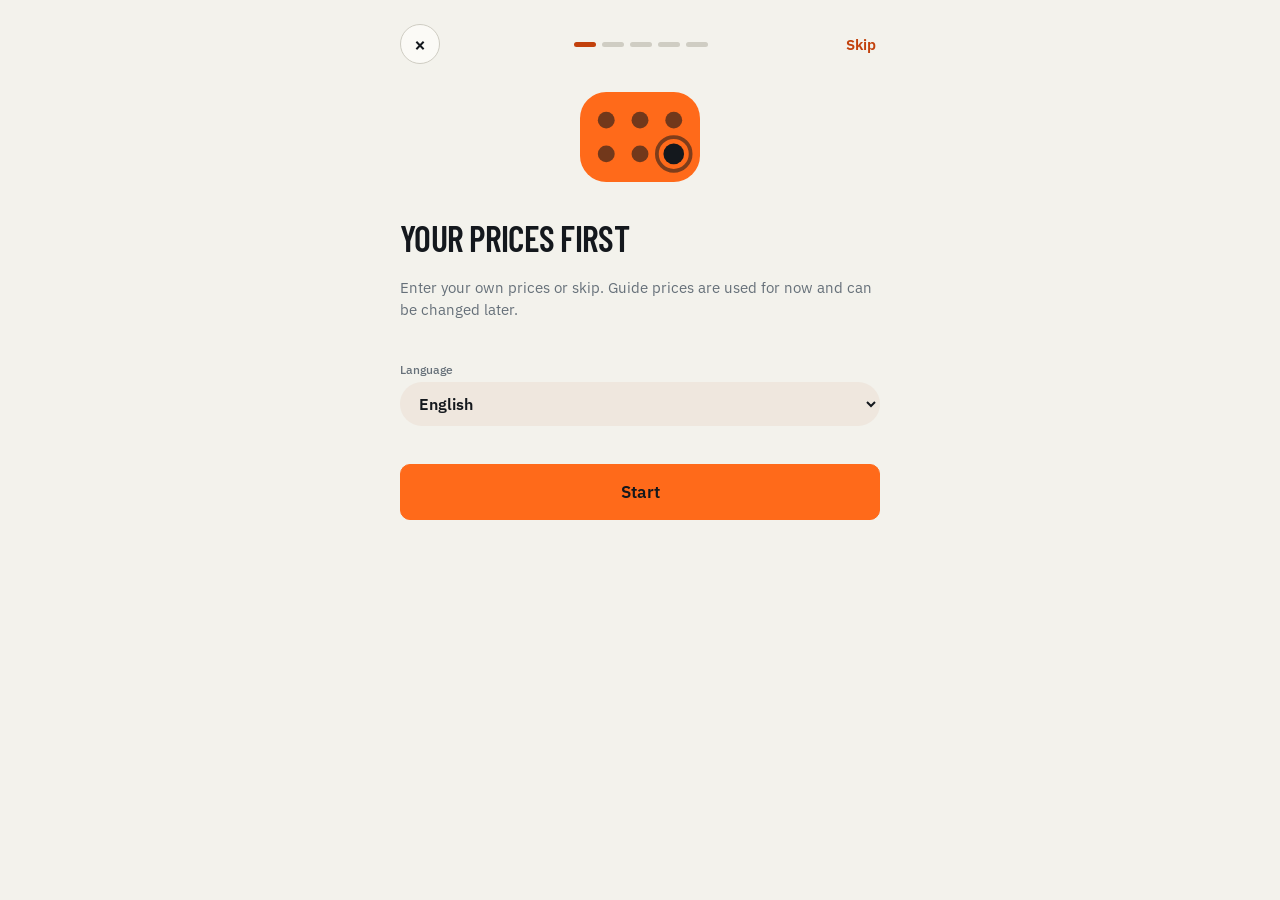
<file: index.html>
<!doctype html>
<html lang="en">
<head>
<meta charset="utf-8">
<meta name="viewport" content="width=device-width, initial-scale=1, viewport-fit=cover">
<meta name="description" content="Sixtap: 6 taps and the price is ready. A phone-first estimator for kitchens, bathrooms and installation.">
<meta name="theme-color" content="#f3f2ec">
<title>Sixtap</title>
<link rel="stylesheet" href="assets/fonts.css">
<style>
/* Layout idea: a phone app. Home with category tiles and a bottom bar whose centre button starts a one-question-per-screen flow (big cards, big buttons, price at the end). Detail screens sit behind each tile. Two looks via data-look (eng light, night dark); no brand marks of other apps. */

:root { --logo-bg:#ff6a1a; --logo-ink:#14181d; }
:root, :root[data-look="eng"] {
  --bg:#f3f2ec; --card:#fbfaf6; --ink:#14181d; --muted:#667079; --line:#cfcdc3;
  --pri:#ff6a1a; --pri-ink:#14181d; --gold:#c2410c; --soft:#efe7de; --soft-ink:#14181d;
  --warn:#8a4310; --warn-bg:#f6e8dc;
  --banner:#14181d; --banner-ink:#ffffff; --cta:#ff6a1a; --on-cta:#14181d; --go-ink:#14181d; --deco:#ff6a1a;
  --edge:rgba(20,24,29,.28);
  --c-eco:#c9d3d6; --c-mid:#d9c9a6; --c-pro:#7d6a52; --wood:#a67c52; --glass:rgba(150,190,205,.38); --stone:#d6d0c4; --stone2:#3f4348; --splash:#b9c4c0; --wall:#e9e7df; --floor:#b7ad99; --counter:#6b7075; --plinth:#2b2e32; --handle:#d0d3d7;
  --rs:10px; --rb:18px; --rp:999px; --rc:50%; --shadow:none; --bw:1px; --f-num:"IBM Plex Mono",ui-monospace,monospace;
  --f-display:"Barlow Condensed","IBM Plex Sans",system-ui,sans-serif; --f-body:"IBM Plex Sans",system-ui,-apple-system,"Segoe UI",sans-serif;
  --dw:600; --dt:uppercase; --ds:1.12; color-scheme:light;
}
/* night = same shapes and type, only colours change */
:root[data-look="night"] {
  --bg:#0c0f12; --card:#161b21; --ink:#f1f3f5; --muted:#98a2ad; --line:#2d353f;
  --pri:#ff6a1a; --pri-ink:#14181d; --gold:#ff8a45; --soft:#232a32; --soft-ink:#ffb58a;
  --warn:#ffb27a; --warn-bg:#2f2218;
  --banner:#1a1f26; --banner-ink:#f1f3f5; --cta:#ff6a1a; --on-cta:#14181d; --go-ink:#14181d; --deco:#ff6a1a;
  --edge:rgba(241,243,245,.30);
  --c-eco:#5b7a78; --c-mid:#9c7a4e; --c-pro:#6d4f35; --wood:#8a5f3a; --glass:rgba(120,170,190,.30); --stone:#323b45; --stone2:#aab0b6; --splash:#3d4a4c; --wall:#1d2329; --floor:#4a4339; --counter:#8a9096; --plinth:#07090b; --handle:#c9ccd0;
  color-scheme:dark;
}
* { box-sizing: border-box; }
html, body, button, a, input, select, label { touch-action: manipulation; }
html { -webkit-text-size-adjust: 100%; overflow-x: hidden; }
body {
  background: var(--bg); color: var(--ink); font-family: var(--f-body); font-size: 16px; line-height: 1.45;
  padding-left: max(16px, env(safe-area-inset-left, 0px)); padding-right: max(16px, env(safe-area-inset-right, 0px));
  padding-block: 16px 120px; -webkit-tap-highlight-color: transparent;
}
body::before { content: ""; position: fixed; inset: 0 0 auto; height: env(safe-area-inset-top, 0px); z-index: 30; background: var(--bg); }
#app { max-width: 480px; margin: 0 auto; }
.view { display: flex; flex-direction: column; gap: 18px; min-width: 0; }
h1, h2, h3 { font-family: var(--f-display); font-weight: var(--dw); text-transform: var(--dt); margin: 0; letter-spacing: -.01em; }
h1 { font-size: calc(26px * var(--ds)); line-height: 1.15; font-weight: 700; }
h2 { font-size: 18px; font-weight: 600; }
label, .lab { display: block; font-size: 12px; color: var(--muted); margin-bottom: 4px; font-weight: 500; }
input[type="text"], input[type="tel"], select { width: 100%; min-width: 0; font: 600 16px var(--f-body); color: var(--ink); background: var(--card); border: var(--bw) solid var(--line); border-radius: var(--rs); padding: 10px 12px; font-variant-numeric: tabular-nums; }
input:disabled { opacity: .5; }
input:focus-visible, select:focus-visible, button:focus-visible, summary:focus-visible, a:focus-visible { outline: 2.5px solid var(--gold); outline-offset: 2px; }
button { font: 600 15px var(--f-body); cursor: pointer; border-radius: var(--rs); padding: 11px 16px; border: var(--bw) solid var(--line); background: var(--card); color: var(--ink); }
button:disabled { opacity: .4; cursor: default; }
button.pri { background: var(--pri); border-color: var(--pri); color: var(--pri-ink); }
button.link { border: 0; background: transparent; color: var(--gold); padding: 8px 4px; }
.icon { padding: 0; width: 36px; height: 38px; color: var(--muted); font-size: 18px; line-height: 1; border-radius: var(--rs); }
.card { background: var(--card); border-radius: var(--rb); padding: 16px; border: 1px solid var(--line); }
.hint { font-size: 13px; color: var(--muted); margin: 8px 0 0; }
.hint a { color: var(--gold); }
.warn { background: var(--warn-bg); color: var(--warn); border-radius: var(--rs); padding: 10px 12px; font-size: 14px; font-weight: 500; }
[hidden] { display: none !important; }

/* header of subpages */
.vh { display: flex; align-items: center; gap: 10px; }
.vh .back { width: 40px; height: 40px; padding: 0; border-radius: var(--rc); font-size: 20px; line-height: 1; flex: none; }
.vh h1 { font-size: 22px; }

/* home */
.brand { display: flex; justify-content: space-between; align-items: center; font: 700 12px var(--f-display); letter-spacing: .16em; color: var(--gold); text-transform: uppercase; }
.banner { background: var(--banner); color: var(--banner-ink); border-radius: var(--rb); padding: 20px; display: flex; flex-direction: column; gap: 6px; position: relative; overflow: hidden; }
.banner h2 { font-size: calc(24px * var(--ds)); line-height: 1.15; max-width: 14ch; }
.banner p { margin: 0 0 8px; font-size: 14px; opacity: .85; max-width: 26ch; }
.banner .cta { align-self: flex-start; background: var(--cta); color: var(--on-cta); border: 0; font-weight: 700; padding: 12px 20px; border-radius: var(--rp); }
.banner svg.deco { position: absolute; right: -14px; bottom: -18px; width: 150px; height: 150px; color: var(--deco); opacity: .16; }
.last { font-size: 13px; opacity: .85; margin-top: 8px; }
.tiles { display: grid; grid-template-columns: repeat(2, minmax(0, 1fr)); gap: 12px; }
.tile { display: flex; flex-direction: column; align-items: flex-start; gap: 12px; text-align: left; background: var(--card); border: 1px solid var(--line); border-radius: var(--rb); padding: 14px; min-height: 132px; }
.tile .ic { width: 56px; height: 56px; border-radius: var(--rc); background: var(--soft); color: var(--soft-ink); display: grid; place-items: center; }
.tile .ic svg { width: 32px; height: 32px; }
.tile b { font: 600 16px var(--f-display); }
.tile small { color: var(--muted); font-size: 12px; font-weight: 500; margin-top: -8px; }
.tile.soon { border-style: dashed; background: transparent; color: var(--muted); }
.tile.soon .ic { background: transparent; border: 1.5px dashed var(--line); }

/* tab bar */
.tabs { position: fixed; left: 0; right: 0; bottom: 0; z-index: 20; background: var(--card); border-top: 1px solid var(--line); padding: 8px max(16px, env(safe-area-inset-right, 0px)) calc(8px + env(safe-area-inset-bottom, 0px)) max(16px, env(safe-area-inset-left, 0px)); }
.tabs .in { max-width: 480px; margin: 0 auto; display: grid; grid-template-columns: 1fr 84px 1fr; align-items: end; }
.tabs .tb { border: 0; background: transparent; display: flex; flex-direction: column; align-items: center; gap: 2px; font-size: 12px; font-weight: 600; color: var(--muted); padding: 6px 0; }
.tabs .tb svg { width: 26px; height: 26px; }
.tabs .tb[aria-current="page"] { color: var(--ink); }
.tabs .go { width: 60px; height: 60px; margin: -16px auto 0; border-radius: var(--rc); padding: 0; background: var(--pri); border: 4px solid var(--card); color: var(--go-ink); display: grid; place-items: center; box-shadow: var(--shadow); }
.tabs .go svg { width: 32px; height: 32px; }
.tabs .gl { grid-column: 2; text-align: center; font-size: 12px; font-weight: 600; color: var(--muted); margin-top: 2px; }

/* quick flow */
.qtop { display: flex; align-items: center; justify-content: space-between; gap: 12px; }
.qtop .back, .qtop .close { width: 40px; height: 40px; padding: 0; border-radius: var(--rc); font-size: 20px; line-height: 1; }
.dots { display: flex; gap: 6px; }
.dots i { width: 22px; height: 5px; border-radius: 3px; background: var(--line); }
.dots i.on { background: var(--gold); }
.qh { font: var(--dw) calc(32px * var(--ds))/1.1 var(--f-display); text-transform: var(--dt); letter-spacing: -.02em; margin: 12px 0 2px; }
.qs { color: var(--muted); font-size: 15px; margin: 0; }
.car { display: flex; gap: 12px; overflow-x: auto; scroll-snap-type: x mandatory; margin: 18px -16px 0; padding: 4px 16px 14px; scrollbar-width: none; }
.car::-webkit-scrollbar { display: none; }
.sc { flex: 0 0 74%; scroll-snap-align: center; text-align: left; border-radius: var(--rb); padding: 22px 20px; min-height: 210px; display: flex; flex-direction: column; justify-content: space-between; border: calc(var(--bw) + .5px) solid var(--line); background: var(--card); }
.sc[aria-pressed="true"] { border-color: var(--gold); }
.sc .sw { width: 54px; height: 54px; border-radius: var(--rc); border: 1px solid rgba(0,0,0,.2); }
.sc b { font: 700 28px var(--f-display); display: block; }
.sc span.pp { color: var(--muted); font-size: 14px; font-weight: 500; }
.big2 { display: grid; grid-template-columns: 1fr 1fr; gap: 12px; margin-top: 22px; }
.bb { border-radius: var(--rb); min-height: 150px; font: 700 24px var(--f-display); display: flex; flex-direction: column; align-items: center; justify-content: center; gap: 6px; padding: 14px; border: calc(var(--bw) + .5px) solid var(--line); }
.bb small { font: 500 13px var(--f-body); color: var(--muted); }
.bb[aria-pressed="true"] { border-color: var(--gold); }
.bb.yes { background: var(--pri); color: var(--pri-ink); border-color: var(--pri); }
.big4 { display: grid; grid-template-columns: repeat(4, 1fr); gap: 10px; margin-top: 22px; }
.big4 .bb { min-height: 110px; font-size: 30px; }
.lenbox { display: flex; align-items: center; justify-content: space-between; gap: 10px; margin-top: 14px; }
.round { width: 72px; height: 72px; border-radius: var(--rc); padding: 0; font: 600 32px var(--f-body); line-height: 1; }
.lenv { text-align: center; font: var(--dw) calc(44px * var(--ds)) var(--f-display); letter-spacing: -.02em; }
.lenv small { display: block; font: 500 13px var(--f-body); color: var(--muted); letter-spacing: 0; }
.chips { display: flex; gap: 8px; justify-content: center; margin: 14px 0; flex-wrap: wrap; }
.chips button { border-radius: var(--rp); padding: 8px 14px; }
.chips button[aria-pressed="true"] { background: var(--soft); border-color: var(--gold); }
.next { width: 100%; padding: 16px; font-size: 17px; border-radius: var(--rs); margin-top: 6px; }
.res { text-align: center; padding: 22px 16px; }
.res .tt { font: var(--dw) calc(48px * var(--ds))/1.05 var(--f-display); letter-spacing: -.02em; margin: 6px 0; }
.res .rg { color: var(--muted); font-weight: 600; }
.res .lbl { font-size: 13px; color: var(--muted); font-weight: 600; letter-spacing: .08em; text-transform: uppercase; }
.rl { display: flex; justify-content: space-between; gap: 12px; padding: 12px 0; border-bottom: 1px solid var(--line); font-weight: 500; }
.rl:last-child { border-bottom: 0; }
.rl .v { font-weight: 700; white-space: nowrap; }
.rl .v.off { color: var(--muted); font-weight: 500; }
.rl-wrap { text-align: left; margin-top: 12px; }
.rrow { display: grid; grid-template-columns: 1fr 1fr; gap: 10px; margin-top: 14px; }

/* kitchen detail */
.bar { position: sticky; top: env(safe-area-inset-top, 0px); z-index: 10; display: flex; align-items: center; justify-content: space-between; gap: 10px; background: var(--card); border: 1px solid var(--line); border-radius: var(--rb); padding: 8px 8px 8px 16px; box-shadow: var(--shadow); }
.tot .k { display: block; font-size: 11px; letter-spacing: .08em; text-transform: uppercase; color: var(--muted); font-weight: 600; }
.tot .v { display: block; font: 700 26px/1.05 var(--f-display); white-space: nowrap; }
.tot .r { display: block; font-size: 11px; color: var(--muted); white-space: nowrap; font-weight: 500; }
.seg { display: flex; background: var(--soft); border-radius: var(--rs); padding: 3px; flex: none; }
.seg button { border: 0; background: transparent; border-radius: var(--rs); padding: 9px 9px; font-size: 12px; color: var(--soft-ink); }
.seg button[aria-pressed="true"] { background: var(--pri); color: var(--pri-ink); }
.pic { background: var(--card); border: 1px solid var(--line); border-radius: var(--rb); padding: 10px 10px 2px; overflow: hidden; }
.pic svg { display: block; width: 100%; height: auto; max-width: 100%; }
.pic .empty { padding: 36px 10px; text-align: center; color: var(--muted); font-size: 14px; }
.row { display: grid; grid-template-columns: minmax(0, 1fr) auto; gap: 2px 12px; align-items: center; padding: 10px 0; border-bottom: 1px solid var(--line); }
.row .nm { font-weight: 600; }
.row .sub { grid-column: 1; font-size: 12px; color: var(--muted); font-weight: 500; }
.stp { grid-column: 2; grid-row: 1 / span 2; display: grid; grid-template-columns: 40px 78px 40px; gap: 6px; align-items: center; }
.stp button { height: 40px; padding: 0; font-size: 20px; border-radius: var(--rs); }
.stp input { text-align: center; height: 40px; padding: 4px; }
.same { display: flex; gap: 10px; align-items: center; font-size: 14px; padding: 12px 0 0; margin: 0; color: var(--ink); font-weight: 500; }
input[type="checkbox"] { width: 20px; height: 20px; margin: 0; accent-color: var(--gold); flex: none; }
.grp { font-size: 11px; letter-spacing: .1em; text-transform: uppercase; color: var(--muted); font-weight: 700; margin: 14px 0 2px; }
.ln { padding: 9px 0; border-bottom: 1px solid var(--line); }
.ln-top { display: grid; grid-template-columns: 22px minmax(0, 1fr) auto 36px; gap: 10px; align-items: center; }
.ln-top.nocb { grid-template-columns: minmax(0, 1fr) auto 36px; }
.ln-top .nm { font: 600 15px var(--f-body); border: 0; background: transparent; padding: 4px 0; border-radius: 6px; }
.ln-top .nm:focus { background: var(--card); padding: 4px 8px; }
.ln-top .amt { font-weight: 700; white-space: nowrap; text-align: right; }
.ln-top .amt.off { color: var(--muted); font-weight: 500; }
.ln-sub { display: flex; align-items: center; gap: 6px; margin: 4px 0 0 32px; font-size: 12px; color: var(--muted); flex-wrap: wrap; font-weight: 500; }
.nocbs .ln-sub { margin-left: 0; }
.ln-sub input { width: 74px; padding: 5px 8px; font-size: 14px; border-radius: var(--rs); }
.ln.off .nm, .ln.off .amt { opacity: .5; }
.tl { display: flex; flex-direction: column; gap: 8px; }
.tl .line { display: flex; justify-content: space-between; align-items: baseline; gap: 12px; font-weight: 500; }
.tl .val { font-weight: 700; }
.tl .big { border-top: 2px solid var(--ink); padding-top: 10px; font: 700 20px var(--f-display); }
.tl .big .val { font-size: 26px; }
.fields3 { display: grid; grid-template-columns: repeat(3, minmax(0, 1fr)); gap: 10px; }
.pt { display: grid; grid-template-columns: 62px repeat(3, minmax(0, 1fr)); gap: 8px; align-items: center; }
.pt .h { font-size: 11px; letter-spacing: .06em; text-transform: uppercase; color: var(--muted); font-weight: 700; }
.pt input { padding: 9px 6px; font-size: 15px; text-align: right; }
.chip { display: inline-block; font: 700 10px var(--f-body); letter-spacing: .06em; text-transform: uppercase; color: var(--warn); background: var(--warn-bg); padding: 2px 8px; border-radius: var(--rp); margin-left: 6px; vertical-align: middle; }
.past { display: grid; grid-template-columns: minmax(0, 1fr) 58px 76px 66px 36px; gap: 6px; align-items: center; padding: 5px 0; }
.past input { padding: 8px 6px; font-size: 14px; }
.past .pm { font-size: 12px; color: var(--muted); text-align: right; font-weight: 500; }
.status { min-height: 1.3em; font-size: 12px; color: var(--muted); }
.sec { display: flex; flex-direction: column; gap: 10px; }

.ctl { display: grid; grid-template-columns: repeat(2, minmax(0, 1fr)); gap: 10px; align-items: end; }
.looks { display: flex; gap: 3px; background: var(--soft); padding: 3px; border-radius: var(--rp); width: 100%; height: 44px; }
.looks button { flex: 1; min-width: 0; height: 100%; border: 0; background: transparent; color: var(--soft-ink); border-radius: var(--rp); padding: 0 8px; font-size: 14px; font-weight: 600; text-transform: none; letter-spacing: 0; }
.looks button[aria-pressed="true"] { background: var(--pri); color: var(--pri-ink); }
.brand .looks { font-family: var(--f-body); }
.brand { text-transform: none; letter-spacing: 0; }
.wm { display: flex; align-items: center; gap: 12px; color: var(--ink); }
.wm span { font: var(--dw) 26px/1 var(--f-display); letter-spacing: -.01em; text-transform: var(--dt); }
.wm svg { flex: none; display: block; }
/* iOS zooms the page when a field under 16px gets focus, so every field is at least 16px */
input, select, textarea { font-size: 16px !important; }
.langsel { width: 100%; min-width: 0; height: 44px; border-radius: var(--rp); background: var(--soft); color: var(--soft-ink); border-color: transparent; padding: 0 14px; font-weight: 600; }

/* blueprint look: mono figures, graph-paper banner, title block */
.res .tt, .lenv, .tot .v, .rl .v, .tl .val, .ln-top .amt, .pt input, .stp input, .past .pm { font-family: var(--f-num); }
.res .tt { letter-spacing: -.04em; font-weight: 600; }
.lenv { font-weight: 600; letter-spacing: -.04em; }
.banner { background-image: linear-gradient(rgba(255,255,255,.07) 1px, transparent 1px), linear-gradient(90deg, rgba(255,255,255,.07) 1px, transparent 1px); background-size: 20px 20px; background-position: -1px -1px; }
.card, .tile, .pic { border-color: var(--edge); }
.tile .ic, .sc .sw { border: 1px solid var(--ink); background: transparent; }
.tabs .go { border-width: 3px; }
.tblk { border-radius: 10px; overflow: hidden; display: grid; grid-template-columns: 1.15fr 1.05fr 1fr; margin-top: 16px; border: 1px solid var(--ink); text-align: left; }
.tblk > div { padding: 6px 9px; min-width: 0; border-left: 1px solid var(--ink); }
.tblk > div:first-child { border-left: 0; display: flex; align-items: center; }
.tblk .k { display: block; font: 500 9px var(--f-num); letter-spacing: .08em; text-transform: uppercase; color: var(--muted); }
.tblk .v { display: block; font: 600 13px var(--f-num); color: var(--ink); white-space: nowrap; overflow: hidden; text-overflow: ellipsis; }
.tblk .wm span { font-size: 15px; }
.res .tt, .tot .v { word-spacing: -.3em; }
.tot .v { font-size: 22px; }
.seg { min-width: 0; }
.seg button { padding: 9px 5px; font-size: 11px; letter-spacing: 0; white-space: nowrap; }
.tot { min-width: 0; flex: 0 1 auto; }
:root[data-look="night"] .banner { border: 1px solid var(--line); }
:root[data-look="night"] .banner svg.deco { opacity: .12; }
</style>

<link rel="apple-touch-icon" href="assets/apple-touch-icon.png">
<link rel="icon" type="image/png" href="assets/icon-192.png">
<link rel="manifest" href="manifest.webmanifest">
<meta name="apple-mobile-web-app-capable" content="yes">
<meta name="apple-mobile-web-app-title" content="Sixtap">
</head>
<body>
<div id="app">
  <section class="view" id="v-home"></section>
  <section class="view" id="v-quick" hidden></section>
  <section class="view" id="v-setup" hidden></section>
  <section class="view" id="v-bq" hidden></section>
  <section class="view" id="v-mq" hidden></section>
  <section class="view" id="v-kitchen" hidden></section>
  <section class="view" id="v-bath" hidden></section>
  <section class="view" id="v-mount" hidden></section>
  <section class="view" id="v-free" hidden></section>
  <section class="view" id="v-prices" hidden></section>
</div>
<nav class="tabs" id="tabs" aria-label="Разделы"></nav>

<script>
(function () {
  var SEGS = [['eco', 'Базовый'], ['mid', 'Стандарт'], ['pro', 'Расширенный']];
  var ROUTES = ['home', 'setup', 'quick', 'bq', 'mq', 'kitchen', 'bath', 'mount', 'free', 'prices'];
  var STORE = 'quick-price-v1';
  var LOOKS = [['eng','Чертёж'],['night','Ночь']];
  var uidn = 0;
  var LANG = 'ru', LI = { uk: 0, en: 1, pt: 2 };
  var I18N = {"Режим съёмки": ["Режим зйомки", "Recording mode", "Modo de gravação"], "Чистое приложение с первого экрана. Твои данные не трогаются: после обновления страницы они вернутся.": ["Чистий застосунок з першого екрана. Твої дані не змінюються: після оновлення сторінки вони повернуться.", "A clean app from the first screen. Your data is untouched: it comes back when you reload the page.", "Aplicação limpa desde o primeiro ecrã. Os teus dados não são alterados: voltam ao recarregar a página."], " · цена не задана": [" · ціна не задана", " · price not set", " · preço por definir"], " Расчёт: ": [" Розрахунок: ", " Estimate: ", " Cálculo: "], " Ремонт по м²: ": [" Ремонт по м²: ", " Per m²: ", " Por m²: "], " за ": [" за ", " per ", " por "], " за м.п.": [" за м.п.", " per lm", " por ml"], " за м² пола": [" за м² підлоги", " per m² of floor", " por m² de piso"], " за метр": [" за метр", " per metre", " por metro"], " за метр нижнего ряда.": [" за метр нижнього ряду.", " per metre of base row.", " por metro da linha inferior."], " м": [" м", " m", " m"], " м · ": [" м · ", " m · ", " m · "], " м, ": [" м, ", " m, ", " m, "], " м, верх ": [" м, верх ", " m, wall units ", " m, módulos altos "], " м, пеналы ": [" м, пенали ", " m, tall units ", " m, colunas "], " м.п. × ": [" м.п. × ", " lm × ", " ml × "], " м²": [" м²", " m²", " m²"], " м², потолок ": [" м², стеля ", " m², ceiling ", " m², teto "], " м², стены ": [" м², стіни ", " m², walls ", " m², paredes "], " м².": [" м².", " m².", " m²."], " минус 0,1 м": [" мінус 0,1 м", " minus 0.1 m", " menos 0,1 m"], " на ": [" на ", " by ", " por "], " плюс 0,1 м": [" плюс 0,1 м", " plus 0.1 m", " mais 0,1 m"], " поз.": [" поз.", " items", " itens"], " шт": [" шт", " pcs", " un."], "+ Кухня": ["+ Кухня", "+ Kitchen", "+ Cozinha"], "+ Позиция": ["+ Позиція", "+ Item", "+ Item"], ", допы: ": [", додатково: ", ", extras: ", ", extras: "], ", м.п.": [", м.п.", ", lm", ", ml"], ", разница ": [", різниця ", ", difference ", ", diferença "], ", € за м.п.": [", € за м.п.", ", € per lm", ", € por ml"], ", € за м² пола": [", € за м² підлоги", ", € per m² of floor", ", € por m² de piso"], ". Впиши в «Подробнее».": [". Впиши в «Докладніше».", ". Enter it in “Details”.", ". Preenche em «Detalhes»."], ". Впиши в разделе «Цены».": [". Впиши в розділі «Ціни».", ". Enter it in the “Prices” section.", ". Preenche na secção «Preços»."], "/м": ["/м", "/m", "/m"], ": минус 0,6 м": [": мінус 0,6 м", ": minus 0.6 m", ": menos 0,6 m"], ": плюс 0,6 м": [": плюс 0,6 м", ": plus 0.6 m", ": mais 0,6 m"], "Без названия": ["Без назви", "Untitled", "Sem nome"], "Без пеналов": ["Без пеналів", "No tall units", "Sem colunas"], "Биде": ["Біде", "Bidet", "Bidé"], "Бойлер": ["Бойлер", "Water heater", "Termoacumulador"], "Больше": ["Більше", "More", "Mais"], "Меньше": ["Менше", "Less", "Menos"], "Быстрая цена": ["Швидка ціна", "Quick price", "Preço rápido"], "Быстро": ["Швидко", "Quick", "Rápido"], "Базовый": ["Базовий", "Basic", "Base"], "Стандарт": ["Стандарт", "Standard", "Standard"], "Расширенный": ["Розширений", "Extended", "Avançado"], "базовый": ["базовий", "basic", "base"], "стандарт": ["стандарт", "standard", "standard"], "расширенный": ["розширений", "extended", "avançado"], "В базе стоят ориентиры на два яруса: 600, 800 и 1 250 € за метр, разделённые пополам между низом и верхом. Пенал равен сумме двух ярусов.": ["У базі стоять орієнтири на два яруси: 600, 800 та 1 250 € за метр, розділені навпіл між низом і верхом. Пенал дорівнює сумі двох ярусів.", "The defaults are guide prices for two tiers: 600, 800 and 1,250 € per metre, split in half between base and wall units. A tall unit equals the sum of two tiers.", "Os valores base são referências para dois níveis: 600, 800 e 1 250 € por metro, divididos entre módulos baixos e altos. Uma coluna vale a soma dos dois níveis."], "Ванна": ["Ванна", "Bathtub", "Banheira"], "Ванна ": ["Ванна ", "Bathroom ", "Casa de banho "], "Ванная": ["Ванна кімната", "Bathroom", "Casa de banho"], "Ванная ": ["Ванна кімната ", "Bathroom ", "Casa de banho "], "Ванная, ": ["Ванна кімната, ", "Bathroom, ", "Casa de banho, "], "Ванная, € за м² пола": ["Ванна кімната, € за м² підлоги", "Bathroom, € per m² of floor", "Casa de banho, € por m² de piso"], "Ванная: Habitissimo, обновлено 10.06.2026, 200–400 €/м² (средняя 300). По Лиссабону вся работа 700–2 500 €. Что входит в цену, на странице не сказано. <a href=\"https://www.habitissimo.pt/orcamentos/remodelar-casa-de-banho\" target=\"_blank\" rel=\"noopener\">Источник</a>.": ["Ванна кімната: Habitissimo, оновлено 10.06.2026, 200–400 €/м² (середня 300). По Лісабону вся робота 700–2 500 €. Що входить у ціну, на сторінці не сказано. <a href=\"https://www.habitissimo.pt/orcamentos/remodelar-casa-de-banho\" target=\"_blank\" rel=\"noopener\">Джерело</a>.", "Bathroom: Habitissimo, updated 10.06.2026, 200–400 €/m² (average 300). In Lisbon the whole job is 700–2,500 €. The page does not say what is included. <a href=\"https://www.habitissimo.pt/orcamentos/remodelar-casa-de-banho\" target=\"_blank\" rel=\"noopener\">Source</a>.", "Casa de banho: Habitissimo, atualizado a 10.06.2026, 200–400 €/m² (média 300). Em Lisboa a obra toda custa 700–2 500 €. A página não diz o que está incluído. <a href=\"https://www.habitissimo.pt/orcamentos/remodelar-casa-de-banho\" target=\"_blank\" rel=\"noopener\">Fonte</a>."], "Habitissimo, обновлено 10.06.2026, оценки по заявкам пользователей: прямая кухня 3,7 м около 3 000 € (≈810 €/м), 8 м термоламинат около 6 000 € (≈750 €/м), 10 м меламин около 6 000 € (≈600 €/м), 4 м МДФ лак 5 000 € (≈1 250 €/м). Состав цены на странице не указан. <a href=\"https://www.habitissimo.pt/orcamentos/fazer-cozinha-por-medida\" target=\"_blank\" rel=\"noopener\">Источник</a>.": ["Habitissimo, оновлено 10.06.2026, оцінки за заявками користувачів: пряма кухня 3,7 м близько 3 000 € (≈810 €/м), 8 м термоламінат близько 6 000 € (≈750 €/м), 10 м меламін близько 6 000 € (≈600 €/м), 4 м МДФ лак 5 000 € (≈1 250 €/м). Склад ціни на сторінці не вказано. <a href=\"https://www.habitissimo.pt/orcamentos/fazer-cozinha-por-medida\" target=\"_blank\" rel=\"noopener\">Джерело</a>.", "Habitissimo, updated 10.06.2026, estimates from user requests: straight kitchen 3.7 m about 3,000 € (≈810 €/m), 8 m thermolaminate about 6,000 € (≈750 €/m), 10 m melamine about 6,000 € (≈600 €/m), 4 m lacquered MDF 5,000 € (≈1,250 €/m). The page does not say what the price includes. <a href=\"https://www.habitissimo.pt/orcamentos/fazer-cozinha-por-medida\" target=\"_blank\" rel=\"noopener\">Source</a>.", "Habitissimo, atualizado a 10.06.2026, estimativas de pedidos de utilizadores: cozinha reta 3,7 m cerca de 3 000 € (≈810 €/m), 8 m termolaminado cerca de 6 000 € (≈750 €/m), 10 m melamina cerca de 6 000 € (≈600 €/m), 4 m MDF lacado 5 000 € (≈1 250 €/m). A página não indica o que o preço inclui. <a href=\"https://www.habitissimo.pt/orcamentos/fazer-cozinha-por-medida\" target=\"_blank\" rel=\"noopener\">Fonte</a>."], "Для сравнения монтаж по Zaask: 39–69 €/мл для кухонь IKEA, год на странице не указан. <a href=\"https://www.zaask.pt/quanto-custa/instalar-cozinhas-ikea\" target=\"_blank\" rel=\"noopener\">Источник</a>.": ["Для порівняння монтаж за Zaask: 39–69 €/мл для кухонь IKEA, рік на сторінці не вказано. <a href=\"https://www.zaask.pt/quanto-custa/instalar-cozinhas-ikea\" target=\"_blank\" rel=\"noopener\">Джерело</a>.", "For comparison, installation per Zaask: 39–69 €/lm for IKEA kitchens, the page gives no year. <a href=\"https://www.zaask.pt/quanto-custa/instalar-cozinhas-ikea\" target=\"_blank\" rel=\"noopener\">Source</a>.", "Para comparar, montagem segundo a Zaask: 39–69 €/ml para cozinhas IKEA, a página não indica o ano. <a href=\"https://www.zaask.pt/quanto-custa/instalar-cozinhas-ikea\" target=\"_blank\" rel=\"noopener\">Fonte</a>."], "Варочная панель (врезка)": ["Варильна поверхня (врізка)", "Hob (cut-in)", "Placa (corte)"], "Введи длину, и здесь появится кухня.": ["Введи довжину, і тут з’явиться кухня.", "Enter the length and the kitchen will appear here.", "Introduz o comprimento e a cozinha aparece aqui."], "Введи размеры.": ["Введи розміри.", "Enter the size.", "Introduz as medidas."], "Ввести вручную": ["Ввести вручну", "Enter manually", "Introduzir manualmente"], "Ввести длину вручную": ["Ввести довжину вручну", "Enter length manually", "Introduzir comprimento manualmente"], "Ввести размеры вручную": ["Ввести розміри вручну", "Enter size manually", "Introduzir medidas manualmente"], "Верх": ["Верх", "Wall", "Alto"], "Верх такой же, как низ": ["Верх такий самий, як низ", "Wall units same as base", "Módulos altos iguais aos baixos"], "Верхние шкафы?": ["Верхні шафи?", "Wall units?", "Módulos altos?"], "Верхний ряд": ["Верхній ряд", "Wall row", "Linha superior"], "Вид": ["Вигляд", "Look", "Aspeto"], "Вид приложения": ["Вигляд застосунку", "App look", "Aspeto da aplicação"], "Вилка": ["Вилка", "Range", "Intervalo"], "Вилка ±, %": ["Вилка ±, %", "Range ±, %", "Intervalo ±, %"], "Включить: ": ["Увімкнути: ", "Include: ", "Incluir: "], "Впиши количество у нужных позиций. Цены общие с кухней.": ["Впиши кількість у потрібних позицій. Ціни спільні з кухнею.", "Enter quantities for the items you need. Prices are shared with the kitchen.", "Indica as quantidades dos itens necessários. Os preços são os mesmos da cozinha."], "Все цены пустые. Впиши свои, работы допиши строкой «Работы».": ["Усі ціни порожні. Впиши свої, роботи допиши рядком «Роботи».", "All prices are empty. Enter your own and add labour as a “Labour” line.", "Todos os preços estão vazios. Preenche os teus e acrescenta a mão de obra numa linha «Trabalhos»."], "Высота, м": ["Висота, м", "Height, m", "Altura, m"], "Вытяжка": ["Витяжка", "Extractor hood", "Exaustor"], "Главная": ["Головна", "Home", "Início"], "Глубина столешницы, м": ["Глибина стільниці, м", "Worktop depth, m", "Profundidade da bancada, m"], "Да": ["Так", "Yes", "Sim"], "Дальше": ["Далі", "Next", "Seguinte"], "Демонтаж старой кухни": ["Демонтаж старої кухні", "Old kitchen removal", "Remoção da cozinha antiga"], "Длина и ширина комнаты, шаг 0,1 м.": ["Довжина і ширина кімнати, крок 0,1 м.", "Room length and width, step 0.1 m.", "Comprimento e largura da divisão, passo de 0,1 m."], "Длина нижнего ряда и цена без монтажа. Покажу цену за метр и сравню с расчётом.": ["Довжина нижнього ряду і ціна без монтажу. Покажу ціну за метр і порівняю з розрахунком.", "Base row length and price without installation. I will show the price per metre and compare it with the estimate.", "Comprimento da linha inferior e preço sem montagem. Mostro o preço por metro e comparo com o cálculo."], "Длина нижнего ряда, м": ["Довжина нижнього ряду, м", "Base row length, m", "Comprimento da linha inferior, m"], "Длина, м": ["Довжина, м", "Length, m", "Comprimento, m"], "Допы": ["Додатково", "Extras", "Extras"], "Доставка": ["Доставка", "Delivery", "Entrega"], "Доставка и подъём": ["Доставка та підйом", "Delivery and lifting", "Transporte e entrega"], "Душ": ["Душ", "Shower", "Duche"], "Закрыть": ["Закрити", "Close", "Fechar"], "Заново": ["Заново", "Restart", "Recomeçar"], "Иванов, Эштуриль": ["Іванов, Ештуріл", "Smith, Estoril", "Silva, Estoril"], "Изготовление кухни, € за м.п.": ["Виготовлення кухні, € за м.п.", "Kitchen manufacture, € per lm", "Fabrico da cozinha, € por ml"], "Изделие и монтаж.": ["Виріб і монтаж.", "The worktop and its installation.", "A bancada e a montagem."], "Изменить имя и телефон": ["Змінити ім’я і телефон", "Edit name and phone", "Alterar nome e telefone"], "Итог": ["Підсумок", "Summary", "Resumo"], "Итого": ["Разом", "Total", "Total"], "Какая ванная?": ["Яка ванна кімната?", "Which bathroom?", "Que casa de banho?"], "Какая кухня?": ["Яка кухня?", "Which kitchen?", "Que cozinha?"], "Какой размер?": ["Який розмір?", "What size?", "Que tamanho?"], "Клиент или адрес": ["Клієнт або адреса", "Client or address", "Cliente ou morada"], "Клиенту": ["Клієнту", "To the client", "Para o cliente"], "Количество, ": ["Кількість, ", "Quantity, ", "Quantidade, "], "Количество: ": ["Кількість: ", "Quantity: ", "Quantidade: "], "Копировать": ["Копіювати", "Copy", "Copiar"], "Кухня": ["Кухня", "Kitchen", "Cozinha"], "Кухня ": ["Кухня ", "Kitchen ", "Cozinha "], "Кухня за метр нижнего ряда": ["Кухня за метр нижнього ряду", "Kitchen per metre of base row", "Cozinha por metro da linha inferior"], "Листай и нажми на нужную.": ["Гортай і натисни на потрібну.", "Swipe and tap the one you need.", "Desliza e toca na que precisas."], "Минус 0,6 м": ["Мінус 0,6 м", "Minus 0.6 m", "Menos 0,6 m"], "Минус дверь и окно, м²": ["Мінус двері та вікно, м²", "Minus door and window, m²", "Menos porta e janela, m²"], "Мойка и смеситель": ["Мийка та змішувач", "Sink and tap", "Lava-loiça e torneira"], "Монтаж": ["Монтаж", "Installation", "Montagem"], "Монтаж · ": ["Монтаж · ", "Installation · ", "Montagem · "], "Монтаж верхнего яруса": ["Монтаж верхнього ярусу", "Wall units installation", "Montagem módulos altos"], "Монтаж и допы": ["Монтаж і додатково", "Installation and extras", "Montagem e extras"], "Монтаж нижнего яруса": ["Монтаж нижнього ярусу", "Base units installation", "Montagem módulos baixos"], "Монтаж пеналов": ["Монтаж пеналів", "Tall units installation", "Montagem colunas"], "Монтаж сантехники": ["Монтаж сантехніки", "Sanitaryware installation", "Montagem de sanitários"], "Монтаж столешницы": ["Монтаж стільниці", "Worktop installation", "Montagem bancada"], "Монтаж?": ["Монтаж?", "Installation?", "Montagem?"], "Нажимай на нужное, можно несколько.": ["Натискай на потрібне, можна кілька.", "Tap what you need, several are fine.", "Toca no que precisas, podes escolher vários."], "Назад": ["Назад", "Back", "Voltar"], "Название": ["Назва", "Name", "Nome"], "Название кухни": ["Назва кухні", "Kitchen name", "Nome da cozinha"], "Название позиции": ["Назва позиції", "Item name", "Nome do item"], "Начать": ["Почати", "Start", "Começar"], "Не нужен": ["Не потрібен", "Not needed", "Não preciso"], "Не нужна": ["Не потрібна", "Not needed", "Não preciso"], "Не удалось скопировать.": ["Не вдалося скопіювати.", "Could not copy.", "Não foi possível copiar."], "Не удалось сохранить на сервере. Данные остаются в этом браузере.": ["Не вдалося зберегти на сервері. Дані залишаються в цьому браузері.", "Could not save to the server. The data stays in this browser.", "Não foi possível guardar no servidor. Os dados ficam neste navegador."], "Нет": ["Ні", "No", "Não"], "Нет цены изготовления: ": ["Немає ціни виготовлення: ", "No manufacturing price: ", "Sem preço de fabrico: "], "Нет цены: ": ["Немає ціни: ", "No price: ", "Sem preço: "], "Нижний и верхний ярус, пеналы.": ["Нижній і верхній ярус, пенали.", "Base and wall units, tall units.", "Módulos baixos e altos, colunas."], "Нижний ряд": ["Нижній ряд", "Base row", "Linha inferior"], "Нижний ряд, м": ["Нижній ряд, м", "Base row, m", "Linha inferior, m"], "Нижний ряд. Шаг 0,6 м, как модуль.": ["Нижній ряд. Крок 0,6 м, як модуль.", "Base row. Step 0.6 m, like a module.", "Linha inferior. Passo de 0,6 m, como um módulo."], "Низ": ["Низ", "Base", "Baixo"], "Новая": ["Нова", "New", "Nova"], "Номера нет: в WhatsApp выбери контакт.": ["Номера немає: у WhatsApp обери контакт.", "No number: pick a contact in WhatsApp.", "Sem número: escolhe um contacto no WhatsApp."], "Ночь": ["Ніч", "Night", "Noite"], "Нужен": ["Потрібен", "Needed", "Preciso"], "Нужна": ["Потрібна", "Needed", "Preciso"], "ОК": ["ОК", "OK", "OK"], "Отвечай на вопросы, остальное посчитается само.": ["Відповідай на питання, решта порахується сама.", "Answer a few questions, the rest is calculated for you.", "Responde às perguntas, o resto é calculado."], "Откуда ориентиры": ["Звідки орієнтири", "Where the guide prices come from", "De onde vêm as referências"], "Отмена": ["Скасувати", "Cancel", "Cancelar"], "Пенал": ["Пенал", "Tall unit", "Coluna"], "Пеналы": ["Пенали", "Tall units", "Colunas"], "Пеналы?": ["Пенали?", "Tall units?", "Colunas?"], "План ванной ": ["План ванної ", "Bathroom plan ", "Planta da casa de banho "], "Плитка": ["Плитка", "Tiles", "Azulejos"], "Плитка, пол": ["Плитка, підлога", "Tiles, floor", "Azulejos, piso"], "Плитка, стены": ["Плитка, стіни", "Tiles, walls", "Azulejos, paredes"], "Площадь пола": ["Площа підлоги", "Floor area", "Área do piso"], "Плюс 0,6 м": ["Плюс 0,6 м", "Plus 0.6 m", "Mais 0,6 m"], "Подробнее": ["Докладніше", "Details", "Detalhes"], "Подсветка LED": ["Підсвітка LED", "LED lighting", "Iluminação LED"], "Позиции": ["Позиції", "Items", "Itens"], "Позиция": ["Позиція", "Item", "Item"], "Показать цену": ["Показати ціну", "Show price", "Ver preço"], "Пол ": ["Підлога ", "Floor ", "Piso "], "Потолок": ["Стеля", "Ceiling", "Teto"], "Работы": ["Роботи", "Labour", "Trabalhos"], "Размер": ["Розмір", "Size", "Tamanho"], "Раковина": ["Раковина", "Sink", "Lavatório"], "Ремонт": ["Ремонт", "Renovation", "Remodelação"], "Ремонт по м²": ["Ремонт за м²", "Renovation per m²", "Remodelação por m²"], "Сантехника": ["Сантехніка", "Sanitaryware", "Sanitários"], "Сверка с моими кухнями": ["Звірка з моїми кухнями", "Check against my kitchens", "Comparação com as minhas cozinhas"], "Сегмент": ["Сегмент", "Tier", "Gama"], "Сейчас в расчёте: кухня ": ["Зараз у розрахунку: кухня ", "Currently in the estimate: kitchen ", "Neste momento no cálculo: cozinha "], "Сервер недоступен. Данные сохраняются только в этом браузере.": ["Сервер недоступний. Дані зберігаються лише в цьому браузері.", "Server unavailable. The data is saved only in this browser.", "Servidor indisponível. Os dados ficam guardados só neste navegador."], "Сколько метров?": ["Скільки метрів?", "How many metres?", "Quantos metros?"], "Сколько штук по 0,6 м.": ["Скільки штук по 0,6 м.", "How many, 0.6 m each.", "Quantas, de 0,6 m cada."], "Сколько, ": ["Скільки, ", "How many, ", "Quantos, "], "Смеситель": ["Змішувач", "Tap", "Torneira"], "Смета": ["Кошторис", "Estimate", "Orçamento"], "Сохранено на главной.": ["Збережено на головній.", "Saved on the home screen.", "Guardado no início."], "Сохранено.": ["Збережено.", "Saved.", "Guardado."], "Сохранить": ["Зберегти", "Save", "Guardar"], "Сохранённые": ["Збережені", "Saved", "Guardados"], "Среднее по твоим: ": ["Середнє по твоїх: ", "Average of yours: ", "Média dos teus: "], "Стиралка, сушилка, посудомойка": ["Пральна, сушильна, посудомийна", "Washer, dryer, dishwasher", "Máquinas de lavar roupa, secar e loiça"], "Столешница": ["Стільниця", "Worktop", "Bancada"], "Столешница?": ["Стільниця?", "Worktop?", "Bancada?"], "Схема кухни: низ ": ["Схема кухні: низ ", "Kitchen diagram: base ", "Esquema da cozinha: baixo "], "Такой же длины, как низ.": ["Такої ж довжини, як низ.", "Same length as the base row.", "Do mesmo comprimento que os baixos."], "Текст скопирован.": ["Текст скопійовано.", "Text copied.", "Texto copiado."], "Телефон": ["Телефон", "Phone", "Telefone"], "Телефон клиента": ["Телефон клієнта", "Client phone", "Telefone do cliente"], "Техника: духовка, холодильник, микроволновка, кофемашина": ["Техніка: духовка, холодильник, мікрохвильовка, кавомашина", "Appliances: oven, fridge, microwave, coffee machine", "Eletrodomésticos: forno, frigorífico, micro-ondas, máquina de café"], "Удалить кухню": ["Видалити кухню", "Delete kitchen", "Eliminar cozinha"], "Удалить позицию": ["Видалити позицію", "Delete item", "Eliminar item"], "Удалить расчёт": ["Видалити розрахунок", "Delete estimate", "Eliminar cálculo"], "Удалить?": ["Видалити?", "Delete?", "Eliminar?"], "Укладка плитки": ["Укладання плитки", "Tiling", "Assentamento de azulejos"], "Унитаз": ["Унітаз", "Toilet", "Sanita"], "Цена без монтажа": ["Ціна без монтажу", "Price without installation", "Preço sem montagem"], "Цена за м² пола, работы с материалами. Позиции в «Ванная → Подробнее» добавляются сверху.": ["Ціна за м² підлоги, роботи з матеріалами. Позиції в «Ванна кімната → Докладніше» додаються зверху.", "Price per m² of floor, labour with materials. Items in “Bathroom → Details” are added on top.", "Preço por m² de piso, mão de obra com materiais. Os itens em «Casa de banho → Detalhes» são somados."], "Цена за м² это ориентир Habitissimo (200–400 €/м²), не твоя. Свою впиши в «Цены».": ["Ціна за м² це орієнтир Habitissimo (200–400 €/м²), не твоя. Свою впиши в «Ціни».", "The price per m² is a Habitissimo guide (200–400 €/m²), not yours. Enter your own in “Prices”.", "O preço por m² é uma referência da Habitissimo (200–400 €/m²), não o teu. Indica o teu em «Preços»."], "Цена за метр одного яруса. Пенал считается отдельно.": ["Ціна за метр одного ярусу. Пенал рахується окремо.", "Price per metre of one tier. A tall unit is counted separately.", "Preço por metro de um nível. A coluna conta-se à parte."], "Цена кухни за 6 нажатий": ["Ціна кухні за 6 натискань", "Kitchen price in 6 taps", "Preço da cozinha em 6 toques"], "Цена: ": ["Ціна: ", "Price: ", "Preço: "], "Цены": ["Ціни", "Prices", "Preços"], "Чертёж": ["Креслення", "Blueprint", "Planta"], "Что монтируем?": ["Що монтуємо?", "What are we installing?", "O que vamos montar?"], "Что ставим?": ["Що ставимо?", "What goes in?", "O que se instala?"], "Что считаем?": ["Що рахуємо?", "What are we pricing?", "O que vamos orçamentar?"], "Ширина, м": ["Ширина, м", "Width, m", "Largura, m"], "Язык сообщения": ["Мова повідомлення", "Message language", "Idioma da mensagem"], "вилка ": ["вилка ", "range ", "intervalo "], "глубина": ["глибина", "depth", "profundidade"], "длина": ["довжина", "length", "comprimento"], "м": ["м", "m", "m"], "м.п.": ["м.п.", "lm", "ml"], "м²": ["м²", "m²", "m²"], "модули и метры": ["модулі та метри", "modules and metres", "módulos e metros"], "не выбрана": ["не вибрана", "not selected", "não selecionada"], "не нужен": ["не потрібен", "not needed", "não preciso"], "не нужна": ["не потрібна", "not needed", "não preciso"], "нижний ряд, м": ["нижній ряд, м", "base row, m", "linha inferior, m"], "около ": ["близько ", "about ", "cerca de "], "ориентир": ["орієнтир", "guide", "referência"], "площадь и сантехника": ["площа і сантехніка", "area and sanitaryware", "área e sanitários"], "позиции": ["позиції", "items", "itens"], "позиций": ["позицій", "items", "itens"], "позиция": ["позиція", "item", "item"], "скоро": ["скоро", "soon", "em breve"], "только работа": ["лише робота", "labour only", "só mão de obra"], "усл.": ["посл.", "lot", "vb"], "цена": ["ціна", "price", "preço"], "цена за м² не задана": ["ціна за м² не задана", "price per m² not set", "preço por m² por definir"], "цена не задана": ["ціна не задана", "price not set", "preço por definir"], "цены не заданы": ["ціни не задані", "prices not set", "preços por definir"], "ширина": ["ширина", "width", "largura"], "шт": ["шт", "pcs", "un."], "Разделы": ["Розділи", "Sections", "Secções"], "Нет пеналов": ["Немає пеналів", "No tall units", "Sem colunas"]};
  function T(k) { if (LANG === 'ru') return k; var e = I18N[k]; return (e && e[LI[LANG]]) || k; }
  Object.assign(I18N, {"Список от ИИ": ["Список від ШІ", "List from an AI", "Lista de uma IA"], "Попроси любой ИИ составить список работ и вставь ответ сюда. Каждая строка: название; количество; цена.": ["Попроси будь-який ШІ скласти список робіт і встав відповідь сюди. Кожен рядок: назва; кількість; ціна.", "Ask any AI to write the list of works and paste the answer here. One line each: name; quantity; price.", "Peça a uma IA a lista de trabalhos e cole a resposta aqui. Uma linha cada: nome; quantidade; preço."], "Добавить в смету": ["Додати в кошторис", "Add to estimate", "Adicionar ao orçamento"], "Копировать промпт для ИИ": ["Копіювати промпт для ШІ", "Copy prompt for AI", "Copiar prompt para IA"], "Не нашёл строк.": ["Не знайшов рядків.", "No lines found.", "Nenhuma linha encontrada."], "Добавлено: ": ["Додано: ", "Added: ", "Adicionado: "], ". Проверь цены.": [". Перевір ціни.", ". Check the prices.", ". Confira os preços."], "Промпт скопирован. Вставь его в ИИ и допиши описание.": ["Промпт скопійовано. Встав його в ШІ і допиши опис.", "Prompt copied. Paste it into an AI and add the description.", "Prompt copiado. Cole numa IA e acrescente a descrição."], "Составь список работ для сметы по описанию ниже. Ответь только строками в формате: название; количество; цена за единицу в евро (число). Без заголовков, нумерации и пояснений. Если цену я не назвал, оставь её пустой.\n\nОписание: ": ["Склади список робіт для кошторису за описом нижче. Відповідай лише рядками у форматі: назва; кількість; ціна за одиницю в євро (число). Без заголовків, нумерації та пояснень. Якщо ціну я не назвав, залиш її порожньою.\n\nОпис: ", "Write a list of works for an estimate from the description below. Reply only with lines in this format: name; quantity; price per unit in euros (a number). No headings, numbering or explanations. If I did not give a price, leave it empty.\n\nDescription: ", "Escreve uma lista de trabalhos para um orçamento a partir da descrição abaixo. Responde apenas com linhas no formato: nome; quantidade; preço por unidade em euros (número). Sem títulos, numeração ou explicações. Se eu não indicar o preço, deixa-o vazio.\n\nDescrição: "], "Смета": ["Кошторис", "Estimate", "Orçamento"], "Смета · ": ["Кошторис · ", "Estimate · ", "Orçamento · "], "свои позиции и PDF": ["свої позиції та PDF", "your items and PDF", "itens próprios e PDF"], "Название работы": ["Назва роботи", "Item or work", "Trabalho ou item"], "Кол-во": ["К-сть", "Qty", "Qtd."], "Цена": ["Ціна", "Price", "Preço"], "+ Позиция": ["+ Позиція", "+ Item", "+ Item"], "PDF для клиента": ["PDF для клієнта", "PDF for the client", "PDF para o cliente"], "Моя фирма для PDF": ["Моя фірма для PDF", "My company for the PDF", "A minha empresa no PDF"], "Название фирмы": ["Назва фірми", "Company name", "Nome da empresa"], "телефон": ["телефон", "phone", "telefone"], "Создаю PDF…": ["Створюю PDF…", "Creating PDF…", "A criar PDF…"], "PDF готов.": ["PDF готовий.", "PDF ready.", "PDF pronto."], "Не получилось создать PDF.": ["Не вдалося створити PDF.", "Could not create the PDF.", "Não foi possível criar o PDF."]});
  Object.assign(I18N, {"Дата": ["Дата", "Date", "Data"], "Лист": ["Аркуш", "Sheet", "Folha"]});
  Object.assign(I18N, {"Сначала твои цены": ["Спочатку твої ціни", "Your prices first", "Primeiro os teus preços"], "Впиши свои цены или пропусти. Пока стоят ориентиры, их можно поменять позже.": ["Впиши свої ціни або пропусти. Поки стоять орієнтири, їх можна змінити пізніше.", "Enter your own prices or skip. Guide prices are used for now and can be changed later.", "Indica os teus preços ou salta. Por agora estão valores de referência, que podes mudar depois."], "Пропустить": ["Пропустити", "Skip", "Saltar"], "Цены кухни": ["Ціни кухні", "Kitchen prices", "Preços da cozinha"], "Ставки монтажа": ["Ставки монтажу", "Installation rates", "Valores de montagem"], "Цены ванной": ["Ціни ванної", "Bathroom prices", "Preços da casa de banho"], "Всё готово": ["Усе готово", "All set", "Tudo pronto"], "Сколько ты берёшь за метр каждого яруса. Пока стоят ориентиры.": ["Скільки ти береш за метр кожного ярусу. Поки стоять орієнтири.", "What you charge per metre of each tier. Guide prices are filled in for now.", "Quanto cobras por metro de cada nível. Por agora estão valores de referência."], "Столешница, € за м.п.": ["Стільниця, € за м.п.", "Worktop, € per lm", "Bancada, € por ml"], "Твои ставки в € за единицу. Остальное можно вписать в «Подробнее».": ["Твої ставки в € за одиницю. Решту можна вписати в «Докладніше».", "Your rates in € per unit. The rest can be entered in “Details”.", "Os teus valores em € por unidade. O resto podes indicar em «Detalhes»."], "€ за м² пола, работы с материалами.": ["€ за м² підлоги, роботи з матеріалами.", "€ per m² of floor, labour with materials.", "€ por m² de piso, mão de obra com materiais."], "Цены сохранены. Менять их можно в любой момент во вкладке «Цены».": ["Ціни збережено. Змінити їх можна будь-коли у вкладці «Ціни».", "Prices are saved. You can change them any time in the “Prices” tab.", "Preços guardados. Podes alterá-los a qualquer momento no separador «Preços»."], "Открыть приложение": ["Відкрити застосунок", "Open the app", "Abrir a aplicação"], "Настроить цены": ["Налаштувати ціни", "Set up prices", "Configurar preços"], "Язык": ["Мова", "Language", "Idioma"]});

  function $(id) { return document.getElementById(id); }
  function el(tag, cls, text) { var e = document.createElement(tag); if (cls) e.className = cls; if (text != null) e.textContent = text; return e; }
  function num(v) { var n = parseFloat(String(v == null ? '' : v).replace(/\s/g, '').replace(',', '.')); return isFinite(n) ? n : 0; }
  var LOC = { ru: 'ru-RU', uk: 'uk-UA', en: 'en-GB', pt: 'pt-PT' };
  function moneyL(lg, n) { return n.toLocaleString(LOC[lg] || 'ru-RU', { minimumFractionDigits: (Math.round(n * 100) % 100) ? 2 : 0, maximumFractionDigits: 2 }) + ' €'; }
  function qfL(lg, n) { return n.toLocaleString(LOC[lg] || 'ru-RU', { maximumFractionDigits: 2 }); }
  function money(n) { return moneyL(LANG, n); }
  function qf(n) { return qfL(LANG, n); }
  function str(n) { return String(Math.round(n * 100) / 100).replace('.', LANG === 'en' ? '.' : ','); }

  var ICONS = {
    kitchen: '<svg viewBox="0 0 48 48" fill="none" stroke="currentColor" stroke-width="2.4" stroke-linecap="round" stroke-linejoin="round"><rect x="6" y="7" width="36" height="12" rx="2"/><path d="M24 7v12"/><rect x="6" y="27" width="36" height="14" rx="2"/><path d="M6 32h36M24 32v9"/></svg>',
    bath: '<svg viewBox="0 0 48 48" fill="none" stroke="currentColor" stroke-width="2.4" stroke-linecap="round" stroke-linejoin="round"><path d="M6 26h36v4a9 9 0 0 1-9 9H15a9 9 0 0 1-9-9z"/><path d="M12 26V14a5 5 0 0 1 9-3"/><path d="M26 10v4M32 12v4M38 10v4"/></svg>',
    mount: '<svg viewBox="0 0 48 48" fill="none" stroke="currentColor" stroke-width="2.4" stroke-linecap="round" stroke-linejoin="round"><path d="M33 8a8 8 0 0 0-7 11L10 35a4 4 0 0 0 6 6l16-16a8 8 0 0 0 11-7l-5 4-5-1-1-5z"/></svg>',
    free: '<svg viewBox="0 0 48 48" fill="none" stroke="currentColor" stroke-width="2.4" stroke-linecap="round" stroke-linejoin="round"><path d="M12 5h17l9 9v29H12z"/><path d="M29 5v9h9"/><path d="M18 24h14M18 31h14M18 38h8"/></svg>',
    plus: '<svg viewBox="0 0 48 48" fill="none" stroke="currentColor" stroke-width="2.4" stroke-linecap="round"><path d="M24 12v24M12 24h24"/></svg>',
    bolt: '<svg viewBox="0 0 48 48" fill="currentColor"><path d="M27 4L10 27h11l-3 17 20-26H27z"/></svg>',
    home: '<svg viewBox="0 0 48 48" fill="none" stroke="currentColor" stroke-width="2.6" stroke-linecap="round" stroke-linejoin="round"><path d="M8 22L24 8l16 14v18H8z"/><path d="M19 40V28h10v12"/></svg>',
    tag: '<svg viewBox="0 0 48 48" fill="none" stroke="currentColor" stroke-width="2.6" stroke-linecap="round" stroke-linejoin="round"><path d="M8 8h18l14 14-16 16L8 24z"/><circle cx="17" cy="17" r="2.5"/></svg>'
  };

  function logoSvg(px) {
    var d = []; for (var r = 0; r < 2; r++) for (var c = 0; c < 3; c++) d.push([14 + c * 18, 15 + r * 18, r === 1 && c === 2]);
    var g = d.map(function (p) { return p[2] ? '<circle cx="' + p[0] + '" cy="' + p[1] + '" r="9" fill="none" stroke="var(--logo-ink)" stroke-opacity=".55" stroke-width="2"/><circle cx="' + p[0] + '" cy="' + p[1] + '" r="5.5" fill="var(--logo-ink)"/>' : '<circle cx="' + p[0] + '" cy="' + p[1] + '" r="4.5" fill="var(--logo-ink)" fill-opacity=".6"/>'; }).join('');
    return '<svg viewBox="0 0 64 48" width="' + px + '" height="' + Math.round(px * 0.75) + '" role="img" aria-label="Sixtap"><rect x="0" y="0" width="64" height="48" rx="14" fill="var(--logo-bg)"/>' + g + '</svg>';
  }
  function wordmark(px) { var w = el('div', 'wm'); w.innerHTML = logoSvg(px); w.appendChild(el('span', '', 'Sixtap')); return w; }
  /* ---------- state ---------- */
  var DEFAULT_LINES = [
    { id: 'top_item', name: 'Столешница', unit: 'м.п.', price: '', auto: 'low', on: true, nomount: true, grp: 'Кухня' },
    { id: 'mt_low', name: 'Монтаж нижнего яруса', unit: 'м.п.', price: '75', auto: 'low', on: true },
    { id: 'mt_up', name: 'Монтаж верхнего яруса', unit: 'м.п.', price: '75', auto: 'up', on: true },
    { id: 'mt_tall', name: 'Монтаж пеналов', unit: 'м.п.', price: '150', auto: 'tall', on: true },
    { id: 'mt_top', name: 'Монтаж столешницы', unit: 'м²', price: '150', auto: 'top', on: true },
    { id: 'led', name: 'Подсветка LED', unit: 'м.п.', price: '45', qty: '', on: true },
    { id: 'app', name: 'Техника: духовка, холодильник, микроволновка, кофемашина', unit: 'шт', price: '55', qty: '', on: true },
    { id: 'boiler', name: 'Бойлер', unit: 'шт', price: '125', qty: '', on: true },
    { id: 'wash', name: 'Стиралка, сушилка, посудомойка', unit: 'шт', price: '65', qty: '', on: true },
    { id: 'hood', name: 'Вытяжка', unit: 'шт', price: '', qty: '', on: true },
    { id: 'hob', name: 'Варочная панель (врезка)', unit: 'шт', price: '', qty: '', on: true },
    { id: 'sink', name: 'Мойка и смеситель', unit: 'шт', price: '', qty: '', on: true },
    { id: 'demo', name: 'Демонтаж старой кухни', unit: 'усл.', price: '', qty: '', on: true },
    { id: 'deliv', name: 'Доставка и подъём', unit: 'усл.', price: '', qty: '', on: true }
  ];
  var DEFAULT_BATH = [
    { id: 'b_floor', name: 'Плитка, пол', unit: 'м²', price: '', auto: 'floor', on: true, grp: 'Плитка' },
    { id: 'b_wall', name: 'Плитка, стены', unit: 'м²', price: '', auto: 'wall', on: true },
    { id: 'b_ceil', name: 'Потолок', unit: 'м²', price: '', auto: 'ceil', on: false },
    { id: 'b_lay', name: 'Укладка плитки', unit: 'м²', price: '', auto: 'lay', on: true },
    { id: 'b_wc', name: 'Унитаз', unit: 'шт', price: '', qty: '1', on: true, fix: true, grp: 'Сантехника' },
    { id: 'b_bidet', name: 'Биде', unit: 'шт', price: '', qty: '', on: true, fix: true },
    { id: 'b_shower', name: 'Душ', unit: 'шт', price: '', qty: '1', on: true, fix: true },
    { id: 'b_tub', name: 'Ванна', unit: 'шт', price: '', qty: '', on: true, fix: true },
    { id: 'b_sink', name: 'Раковина', unit: 'шт', price: '', qty: '1', on: true, fix: true },
    { id: 'b_tap', name: 'Смеситель', unit: 'шт', price: '', qty: '1', on: true, fix: true },
    { id: 'b_mont', name: 'Монтаж сантехники', unit: 'шт', price: '', auto: 'fix', on: true },
    { id: 'b_work', name: 'Работы', unit: 'усл.', price: '', qty: '1', on: true, grp: 'Работы' },
    { id: 'b_deliv', name: 'Доставка', unit: 'усл.', price: '', qty: '', on: true }
  ];
  function detectLang() {
    var list = []; try { list = (navigator.languages && navigator.languages.length) ? navigator.languages : [navigator.language || '']; } catch (e) {}
    for (var i = 0; i < list.length; i++) { var c = String(list[i] || '').toLowerCase().slice(0, 2); if (c === 'ru' || c === 'en' || c === 'pt') return c; if (c === 'uk') return 'uk'; }
    return 'en';
  }
  function clone(a) { return a.map(function (l) { return Object.assign({}, l); }); }
  function defaults() {
    return {
      seg: 'mid', spread: '15', same: true, depth: '0.6', orient: true,
      run: { low: '3', up: '3', tall: '0,6' },
      prices: { eco: { low: '300', up: '300', tall: '600' }, mid: { low: '400', up: '400', tall: '800' }, pro: { low: '625', up: '625', tall: '1250' } },
      ob: false, saved: [], lang: detectLang(), langSet: false, msgLang: detectLang(), msgSet: false, msel: {}, bprices: { eco: '200', mid: '300', pro: '400' }, borient: true, look: (window.matchMedia && window.matchMedia('(prefers-color-scheme: dark)').matches) ? 'night' : 'eng', lines: clone(DEFAULT_LINES), mq: {},
      bath: { L: '2', W: '1.7', H: '2.5', open: '', lines: clone(DEFAULT_BATH) },
      past: []
    };
  }
  function mergeLines(have, defs) {
    if (!Array.isArray(have)) return clone(defs);
    var ids = {}; have.forEach(function (l) { ids[l.id] = 1; });
    defs.forEach(function (d, i) { if (!ids[d.id]) have.splice(Math.min(i, have.length), 0, Object.assign({}, d)); });
    // refresh structural fields of known default lines
    have.forEach(function (l) { var d = defs.filter(function (x) { return x.id === l.id; })[0]; if (d) { l.auto = d.auto; l.grp = d.grp; l.nomount = d.nomount; l.fix = d.fix; l.unit = l.unit || d.unit; } });
    return have;
  }
  function normalize(s) {
    var b = defaults();
    if (!s || typeof s !== 'object') return b;
    s.run = Object.assign({}, b.run, s.run || {});
    s.prices = s.prices || {};
    SEGS.forEach(function (g) { s.prices[g[0]] = Object.assign({}, b.prices[g[0]], s.prices[g[0]] || {}); });
    s.lines = mergeLines(s.lines, DEFAULT_LINES);
    s.mq = s.mq || {}; s.msel = s.msel || {}; s.saved = Array.isArray(s.saved) ? s.saved : []; s.ob = !!s.ob; s.langSet = !!s.langSet; s.msgSet = !!s.msgSet;
    if (!s.langSet || ['ru', 'uk', 'en', 'pt'].indexOf(s.lang) < 0) s.lang = detectLang();
    if (!s.msgSet || ['ru', 'uk', 'en', 'pt'].indexOf(s.msgLang) < 0) s.msgLang = s.lang;
    s.bprices = Object.assign({}, b.bprices, s.bprices || {}); if (s.borient == null) s.borient = true;
    s.bath = Object.assign({}, b.bath, s.bath || {}); s.bath.lines = mergeLines(s.bath.lines, DEFAULT_BATH);
    s.past = Array.isArray(s.past) ? s.past : [];
    s.co = Object.assign({ name: '', line2: '' }, s.co || {}); s.free = Array.isArray(s.free) ? s.free : [];
    if (!LOOKS.some(function (l) { return l[0] === s.look; })) s.look = b.look;
    ['seg', 'spread', 'same', 'depth', 'orient'].forEach(function (k) { if (s[k] == null) s[k] = b[k]; });
    return s;
  }
  var state = (function () { try { var r = localStorage.getItem(STORE); if (r) return normalize(JSON.parse(r)); } catch (e) {} return defaults(); })();
  LANG = state.lang;
  var db = null, timer = null, saving = false, dirty = false;
  function setStatus(t) { var s = $('status'); if (s) s.textContent = t || ''; }
  var DEMO = false;
  function persist() {
    if (DEMO) return;
    try { localStorage.setItem(STORE, JSON.stringify(state)); } catch (e) {}
    if (!db) return; dirty = true; clearTimeout(timer); timer = setTimeout(flush, 700);
  }
  function flush() {
    if (DEMO) return;
    if (saving) { timer = setTimeout(flush, 400); return; }
    saving = true; dirty = false;
    db.doc('quick/state').set(JSON.parse(JSON.stringify(state))).then(function () { saving = false; setStatus(T('Сохранено.')); if (dirty) flush(); },
      function () { saving = false; setStatus(T('Не удалось сохранить на сервере. Данные остаются в этом браузере.')); });
  }

  /* ---------- calculation ---------- */
  function runs() { var low = num(state.run.low), up = state.same ? low : num(state.run.up), tall = num(state.run.tall); return { low: low, up: up, tall: tall }; }
  var K = { // kitchen lines
    qty: function (l) { var r = runs(); if (l.auto === 'low') return r.low; if (l.auto === 'up') return r.up; if (l.auto === 'tall') return r.tall; if (l.auto === 'top') return r.low * num(state.depth); return num(l.qty); },
    raw: function (l) { return l.qty; }, set: function (l, v) { l.qty = v; }, auto: function (l) { return !!l.auto; }, check: true
  };
  function bathAreas() { var b = state.bath, L = num(b.L), W = num(b.W), H = num(b.H); return { floor: L * W, wall: Math.max(0, 2 * (L + W) * H - num(b.open)), ceil: L * W }; }
  var B = {
    qty: function (l) {
      var a = bathAreas();
      if (l.auto === 'floor') return a.floor; if (l.auto === 'wall') return a.wall; if (l.auto === 'ceil') return a.ceil;
      if (l.auto === 'lay') { var c = state.bath.lines.filter(function (x) { return x.id === 'b_ceil'; })[0]; return a.floor + a.wall + (c && c.on ? a.ceil : 0); }
      if (l.auto === 'fix') return state.bath.lines.reduce(function (s, x) { return s + (x.fix && x.on ? num(x.qty) : 0); }, 0);
      return num(l.qty);
    },
    raw: function (l) { return l.qty; }, set: function (l, v) { l.qty = v; }, auto: function (l) { return !!l.auto; }, check: true
  };
  var M = { // mounting only
    qty: function (l) { return num(state.mq[l.id]); }, raw: function (l) { return state.mq[l.id] || ''; }, set: function (l, v) { state.mq[l.id] = v; },
    auto: function () { return false; }, check: false
  };
  function lineCost(l, ctx) { var q = ctx.qty(l), p = num(l.price); return ((ctx.check ? l.on : true) && q > 0 && p > 0) ? q * p : 0; }
  function evaluate() {
    var r = runs(), P = state.prices[state.seg];
    var parts = [[T('Нижний ряд'), r.low, num(P.low)], [T('Верхний ряд'), r.up, num(P.up)], [T('Пеналы'), r.tall, num(P.tall)]];
    var kitchen = parts.reduce(function (a, p) { return a + (p[1] > 0 && p[2] > 0 ? p[1] * p[2] : 0); }, 0);
    var cost = {}; state.lines.forEach(function (l) { cost[l.id] = lineCost(l, K); });
    var install = state.lines.reduce(function (a, l) { return a + cost[l.id]; }, 0);
    var sp = Math.max(0, num(state.spread)) / 100;
    var counter = cost.top_item + cost.mt_top, mount = cost.mt_low + cost.mt_up + cost.mt_tall;
    return { r: r, parts: parts, kitchen: kitchen, cost: cost, install: install, total: kitchen + install, lo: kitchen * (1 - sp) + install, hi: kitchen * (1 + sp) + install, sp: sp, counter: counter, mount: mount, other: install - counter - mount };
  }

  /* ---------- kitchen picture ---------- */
  var SVGNS = 'http://www.w3.org/2000/svg';
  function sv(tag, a, t) { var e = document.createElementNS(SVGNS, tag); for (var k in a) e.setAttribute(k, a[k]); if (t != null) e.textContent = t; return e; }
  function drawPic(host, r) {
    host.textContent = '';
    var runM = Math.max(r.low, r.up), totalM = runM + r.tall;
    if (!(totalM > 0)) { host.appendChild(el('div', 'empty', T('Введи длину, и здесь появится кухня.'))); return; }
    var L = r.low * 1000, U = r.up * 1000, TL = r.tall * 1000, X0 = runM * 1000, W = totalM * 1000, H = 2400;
    var pad = Math.max(W * 0.03, 90), floorB = 70, fs = Math.max(W * 0.035, 80), sw = Math.max(W, H) / 800;
    var vx = -pad, vy = -pad * 0.6, vw = W + pad * 2, vh = H + floorB + fs * 2.4 + pad * 0.6, AR = 1.8;
    if (vw / vh > AR) { var nh = vw / AR; vy -= (nh - vh) / 2; vh = nh; } else { var nw = vh * AR; vx -= (nw - vw) / 2; vw = nw; }
    var svg = sv('svg', { viewBox: vx + ' ' + vy + ' ' + vw + ' ' + vh, role: 'img', 'aria-label': T('Схема кухни: низ ') + qf(r.low) + T(' м, верх ') + qf(r.up) + T(' м, пеналы ') + qf(r.tall) + T(' м') });
    function Y(y) { return H - y; }
    function rect(x, yb, w, h, style) { return sv('rect', { x: x, y: Y(yb + h), width: w, height: h, style: style }); }
    var seg = state.seg, ST = ';stroke:rgba(0,0,0,.35);stroke-width:' + sw;
    function fr(c) { return 'fill:var(--c-' + c + ')' + ST; }
    function frontFor(kind) {
      if (seg === 'mid') return kind === 'tall' ? fr('pro') : fr('mid');
      if (seg === 'pro') return kind === 'up' ? 'fill:var(--glass);stroke:#14171a;stroke-width:' + (sw * 4) : kind === 'low' ? 'fill:var(--wood)' + ST : fr('pro');
      return fr('eco');
    }
    var defs = sv('defs'), lg = sv('linearGradient', { id: 'ledg', x1: 0, y1: 0, x2: 0, y2: 1 });
    lg.appendChild(sv('stop', { offset: '0', style: 'stop-color:#ffd9a0;stop-opacity:.75' })); lg.appendChild(sv('stop', { offset: '1', style: 'stop-color:#ffd9a0;stop-opacity:0' })); defs.appendChild(lg); svg.appendChild(defs);
    svg.appendChild(sv('rect', { x: 0, y: 0, width: W, height: H, style: 'fill:var(--wall)' }));
    svg.appendChild(sv('rect', { x: -pad * 0.4, y: H, width: W + pad * 0.8, height: floorB, style: 'fill:var(--floor)' }));
    var RW = Math.max(L, U);
    if (seg === 'mid' && RW > 0) svg.appendChild(rect(0, 904, RW, 150, 'fill:var(--splash)'));
    if (seg === 'pro' && RW > 0) svg.appendChild(rect(0, 904, RW, 596, 'fill:var(--stone)'));
    var hh = 12, hs = 'fill:var(--handle);stroke:rgba(0,0,0,.35);stroke-width:' + (sw * 0.6);
    var BLK = 'fill:#14171a;stroke:none', DK = 'fill:#202428;stroke:#0c0d0f;stroke-width:' + sw, GL = 'fill:#3a4148;stroke:none', STL = 'fill:#c9cdd1;stroke:rgba(0,0,0,.4);stroke-width:' + sw, BAR = 'fill:#8d949a;stroke:none';
    function hline(x1, x2, y) { svg.appendChild(sv('path', { d: 'M' + x1 + ' ' + Y(y) + ' H' + x2, style: 'stroke:rgba(0,0,0,.45);stroke-width:' + sw })); }
    function appliance(role, dx, w) {
      if (role === 'fridge') {
        svg.appendChild(rect(dx + 12, 100, w - 24, 1700, seg === 'pro' ? DK : STL)); hline(dx + 12, dx + w - 12, 660);
        svg.appendChild(rect(dx + w - 58, 760, 12, 420, BAR)); svg.appendChild(rect(dx + w - 58, 240, 12, 260, BAR));
        hline(dx, dx + w, 1800);
      } else {
        hline(dx, dx + w, 700); hline(dx, dx + w, 1650);
        svg.appendChild(rect(dx + 14, 710, w - 28, 580, DK)); svg.appendChild(rect(dx + 70, 770, w - 140, 400, GL)); svg.appendChild(rect(dx + 50, 1215, w - 100, 14, BAR));
        svg.appendChild(rect(dx + 14, 1310, w - 28, 330, DK)); svg.appendChild(rect(dx + 44, 1350, (w - 28) * 0.6, 250, GL));
        svg.appendChild(sv('circle', { cx: dx + w - 80, cy: Y(1475), r: 26, style: BAR }));
      }
    }
    function cols(x0, len, yb, h, kind) {
      var n = Math.max(1, Math.round(len / 600)), w = len / n;
      for (var i = 0; i < n; i++) {
        var dx = x0 + i * w, role = kind === 'tall' ? (n >= 2 ? (i === 0 ? 'fridge' : i === 1 ? 'oven' : '') : 'oven') : '';
        svg.appendChild(rect(dx, yb, w, h, frontFor(kind)));
        if (seg === 'pro' && kind === 'up') { [1, 2].forEach(function (k) { svg.appendChild(sv('path', { d: 'M' + (dx + w * 0.08) + ' ' + Y(yb + h * k / 3) + ' H' + (dx + w * 0.92), style: 'stroke:rgba(255,255,255,.55);stroke-width:' + (sw * 1.6) })); }); }
        if (seg === 'pro' && kind === 'low') { [0.25, 0.5, 0.75].forEach(function (k) { svg.appendChild(sv('path', { d: 'M' + (dx + w * k) + ' ' + Y(yb + 8) + ' V' + Y(yb + h - 8), style: 'stroke:rgba(0,0,0,.2);stroke-width:' + sw })); }); }
        if (role) appliance(role, dx, w);
        if (seg === 'pro') {
          if (kind === 'up') svg.appendChild(rect(dx, yb, w, 26, BLK)); else if (kind === 'low') svg.appendChild(rect(dx, yb + h - 26, w, 26, BLK)); else if (!role) svg.appendChild(rect(dx + w - 20, yb, 20, h, BLK));
          continue;
        }
        if (role) continue;
        var cx = dx + w / 2, hw = seg === 'mid' ? Math.min(w * 0.62, 300) : Math.min(w * 0.35, 150);
        if (kind === 'low') svg.appendChild(sv('rect', { x: cx - hw / 2, y: Y(yb + h - 55), width: hw, height: hh, rx: 6, style: hs }));
        else if (kind === 'up') svg.appendChild(sv('rect', { x: cx - hw / 2, y: Y(yb + 55), width: hw, height: hh, rx: 6, style: hs }));
        else svg.appendChild(sv('rect', { x: dx + w - 50 - hh, y: Y(yb + 1000) - 90, width: hh, height: 180, rx: 6, style: hs }));
      }
    }
    if (U > 0) cols(0, U, 1500, 720, 'up');
    if (seg === 'pro' && U > 0) svg.appendChild(rect(0, 1190, U, 310, 'fill:url(#ledg);stroke:none'));
    if (seg === 'pro' && U > 0) svg.appendChild(rect(0, 1494, U, 10, 'fill:#ffe2b0;stroke:none'));
    if (L > 0) {
      svg.appendChild(rect(0, 0, L, 100, 'fill:var(--plinth)')); cols(0, L, 100, 790, 'low');
      if (seg === 'pro') svg.appendChild(rect(-10, 870, L + 20, 38, 'fill:var(--stone2)'));
      else if (seg === 'mid') svg.appendChild(rect(-8, 880, L + 16, 24, 'fill:var(--counter)'));
      else svg.appendChild(rect(-6, 890, L + 12, 14, 'fill:var(--counter)'));
    }
    if (TL > 0) { svg.appendChild(rect(X0, 0, TL, 100, 'fill:var(--plinth)')); cols(X0, TL, 100, 2120, 'tall'); }
    var ry = H + floorB + fs * 0.4;
    svg.appendChild(sv('path', { d: 'M0 ' + ry + ' H' + W, style: 'stroke:var(--muted);stroke-width:' + (sw * 0.8) + ';fill:none' }));
    for (var m = 0; m <= totalM + 0.001; m += 1) {
      svg.appendChild(sv('path', { d: 'M' + (m * 1000) + ' ' + (ry - fs * 0.25) + ' V' + (ry + fs * 0.25), style: 'stroke:var(--muted);stroke-width:' + (sw * 0.8) }));
      svg.appendChild(sv('text', { x: m * 1000, y: ry + fs * 1.3, 'text-anchor': m === 0 ? 'start' : 'middle', style: 'fill:var(--muted);font:500 ' + fs + 'px var(--f-body)' }, String(m)));
    }
    svg.appendChild(sv('text', { x: W, y: ry + fs * 1.3, 'text-anchor': 'end', style: 'fill:var(--muted);font:700 ' + fs + 'px var(--f-body)' }, qf(totalM) + T(' м')));
    host.appendChild(svg);
  }

  /* ---------- generic line list ---------- */
  var cur = 'home';
  function touch() { persist(); if (refreshers[cur]) refreshers[cur](); if (cur !== 'home' && refreshers.home && built.home) refreshers.home(); }
  function buildList(host, lines, ctx, listRefs) {
    host.textContent = ''; host.className = ctx.check ? '' : 'nocbs'; var lastG = null;
    lines.forEach(function (l, i) {
      if (l.grp && l.grp !== lastG) { host.appendChild(el('div', 'grp', T(l.grp))); lastG = l.grp; }
      var row = el('div', 'ln'), top = el('div', 'ln-top' + (ctx.check ? '' : ' nocb'));
      if (ctx.check) { var cb = el('input'); cb.type = 'checkbox'; cb.checked = !!l.on; cb.setAttribute('aria-label', T('Включить: ') + dn(l)); cb.addEventListener('change', function () { l.on = cb.checked; touch(); }); top.appendChild(cb); }
      var nm = el('input', 'nm'); nm.type = 'text'; nm.value = dn(l); nm.placeholder = T('Название'); nm.autocomplete = 'off'; nm.setAttribute('aria-label', T('Название позиции'));
      nm.addEventListener('input', function () { l.name = nm.value; persist(); }); top.appendChild(nm);
      var amt = el('span', 'amt'); top.appendChild(amt);
      if (l.custom) { var del = el('button', 'icon', '×'); del.type = 'button'; del.setAttribute('aria-label', T('Удалить позицию')); del.addEventListener('click', function () { lines.splice(lines.indexOf(l), 1); buildList(host, lines, ctx, listRefs); touch(); }); top.appendChild(del); } else top.appendChild(el('span'));
      row.appendChild(top);
      var sub = el('div', 'ln-sub'), qtxt = null;
      if (ctx.auto(l)) { qtxt = el('span'); sub.appendChild(qtxt); }
      else { var qi = el('input'); qi.type = 'text'; qi.inputMode = 'decimal'; qi.autocomplete = 'off'; qi.placeholder = '0'; qi.value = ctx.raw(l); qi.setAttribute('aria-label', T('Количество: ') + dn(l)); qi.addEventListener('input', function () { ctx.set(l, qi.value); touch(); }); sub.appendChild(qi); sub.appendChild(el('span', '', T(l.unit))); }
      sub.appendChild(el('span', '', '×'));
      var pi = el('input'); pi.type = 'text'; pi.inputMode = 'decimal'; pi.autocomplete = 'off'; pi.placeholder = T('цена'); pi.value = l.price; pi.setAttribute('aria-label', T('Цена: ') + dn(l));
      pi.addEventListener('input', function () { l.price = pi.value; touch(); }); sub.appendChild(pi); sub.appendChild(el('span', '', '€'));
      if (l.auto === 'top') {
        var di = el('input'); di.type = 'text'; di.inputMode = 'decimal'; di.autocomplete = 'off'; di.value = state.depth; di.setAttribute('aria-label', T('Глубина столешницы, м'));
        di.addEventListener('input', function () { state.depth = di.value; touch(); }); sub.appendChild(el('span', '', T('глубина'))); sub.appendChild(di); sub.appendChild(el('span', '', T('м')));
      }
      row.appendChild(sub); host.appendChild(row);
      listRefs[l.id] = { row: row, amt: amt, qtxt: qtxt };
    });
  }
  function refreshList(lines, ctx, listRefs) {
    var sum = 0;
    lines.forEach(function (l) {
      var u = listRefs[l.id]; if (!u) return;
      var c = lineCost(l, ctx); sum += c;
      u.amt.textContent = c > 0 ? money(c) : '—'; u.amt.className = 'amt' + (c > 0 ? '' : ' off');
      u.row.className = 'ln' + (ctx.check && !l.on ? ' off' : '');
      if (u.qtxt) u.qtxt.textContent = qf(ctx.qty(l)) + ' ' + T(l.unit);
    });
    return sum;
  }
  function addCustom(lines, ctx, host, listRefs) {
    lines.push({ id: 'u' + Date.now().toString(36) + (++uidn), name: '', unit: T('шт'), price: '', qty: '', on: true, custom: true });
    buildList(host, lines, ctx, listRefs); touch();
    var rows = host.querySelectorAll('.ln'); var last = rows[rows.length - 1]; if (last) { var i = last.querySelector('.nm'); if (i) i.focus(); }
  }
  function header(v, title) {
    var h = el('div', 'vh'); var b = el('button', 'back', '←'); b.type = 'button'; b.setAttribute('aria-label', T('Назад')); b.addEventListener('click', function () { location.hash = 'home'; });
    h.appendChild(b); h.appendChild(el('h1', '', title)); v.appendChild(h);
  }

  /* ---------- views ---------- */
  var built = {}, builders = {}, refreshers = {};
  var kRefs = {}, mRefs = {}, bRefs = {}, kUi = {};

  function applyLook() { document.documentElement.setAttribute('data-look', state.look); Array.prototype.forEach.call(document.querySelectorAll('.looks button'), function (b) { b.setAttribute('aria-pressed', String(b.getAttribute('data-k') === state.look)); }); }
  var LANGS = [['ru', 'RU'], ['uk', 'UA'], ['en', 'EN'], ['pt', 'PT']];
  function setLang(l) { state.lang = l; state.langSet = true; if (!state.msgSet) state.msgLang = l; LANG = l; document.documentElement.lang = l; persist(); built = {}; kRefs = {}; mRefs = {}; bRefs = {}; buildTabs(); show(cur); applyLook(); }
  var LANG_NAMES = [['ru', 'Русский'], ['uk', 'Українська'], ['en', 'English'], ['pt', 'Português']];
  function langSelect(cur, onPick, label) {
    var sel = el('select', 'langsel'); sel.setAttribute('aria-label', label || T('Язык'));
    LANG_NAMES.forEach(function (l) { var o = el('option', '', l[1]); o.value = l[0]; sel.appendChild(o); });
    sel.value = cur; sel.addEventListener('change', function () { onPick(sel.value); }); return sel;
  }
  function langSwitch() { return langSelect(state.lang, setLang); }
  function lookSwitch() {
    var w = el('div', 'looks'); w.setAttribute('role', 'group'); w.setAttribute('aria-label', T('Вид'));
    LOOKS.forEach(function (l) { var b = el('button', '', T(l[1])); b.type = 'button'; b.setAttribute('data-k', l[0]); b.addEventListener('click', function () { state.look = l[0]; applyLook(); persist(); }); w.appendChild(b); });
    return w;
  }

  /* manual size entry (button reveals inputs) */
  function manual(v, btnLabel, fields, onChange) {
    var wrap = el('div'); wrap.style.cssText = 'display:flex;flex-direction:column;align-items:center;gap:8px;margin-top:6px';
    var btn = el('button', 'link', btnLabel); btn.type = 'button'; btn.setAttribute('aria-expanded', 'false');
    var row = el('div'); row.hidden = true; row.style.cssText = 'display:flex;gap:10px;width:100%;justify-content:center';
    var ins = fields.map(function (f) {
      var w = el('div'); w.style.cssText = 'flex:1;min-width:0;max-width:170px'; var lb = el('label', '', f.label); var id = 'mn' + (++uidn); lb.setAttribute('for', id);
      var i = el('input'); i.type = 'text'; i.id = id; i.inputMode = 'decimal'; i.autocomplete = 'off'; i.value = f.get();
      i.addEventListener('input', function () { f.set(i.value); persist(); onChange(); }); w.appendChild(lb); w.appendChild(i); row.appendChild(w); return { i: i, f: f };
    });
    btn.addEventListener('click', function () { row.hidden = !row.hidden; btn.setAttribute('aria-expanded', String(!row.hidden)); if (!row.hidden && ins[0]) ins[0].i.focus(); });
    wrap.appendChild(btn); wrap.appendChild(row); v.appendChild(wrap);
    return function sync() { ins.forEach(function (x) { if (document.activeElement !== x.i) x.i.value = x.f.get(); }); };
  }
  /* saved estimates */
  var curSaved = null, editId = null;
  var DEFAULT_NAMES = {}; DEFAULT_LINES.concat(DEFAULT_BATH).forEach(function (l) { DEFAULT_NAMES[l.id] = l.name; });
  function dn(l) { return (DEFAULT_NAMES[l.id] !== undefined && l.name === DEFAULT_NAMES[l.id]) ? T(l.name) : l.name; }
  var TX = {
    ru: { head: 'Предварительный расчёт', foot: 'Цена ориентировочная. Точную назову после замера.', total: 'Итого', counter: 'Столешница', mount: 'Монтаж', extras: 'Допы', m: 'м', unit: { 'м.п.': 'м.п.', 'м²': 'м²', 'шт': 'шт', 'усл.': 'усл.' },
      seg: { eco: 'базовый', mid: 'стандарт', pro: 'расширенный' }, kit: function (n, sg) { return 'Кухня ' + n + ' м, ' + sg; }, bath: function (a, sg) { return 'Ванная ' + a + ' м, ' + sg; }, repair: 'Ремонт', lines: {} },
    uk: { head: 'Попередній розрахунок', foot: 'Ціна орієнтовна. Точну назву після заміру.', total: 'Разом', counter: 'Стільниця', mount: 'Монтаж', extras: 'Додатково', m: 'м', unit: { 'м.п.': 'м.п.', 'м²': 'м²', 'шт': 'шт.', 'усл.': 'посл.' },
      seg: { eco: 'базовий', mid: 'стандарт', pro: 'розширений' }, kit: function (n, sg) { return 'Кухня ' + n + ' м, ' + sg; }, bath: function (a, sg) { return 'Ванна ' + a + ' м, ' + sg; }, repair: 'Ремонт',
      lines: { mt_low: 'Монтаж нижніх модулів', mt_up: 'Монтаж верхніх модулів', mt_tall: 'Монтаж пеналів', mt_top: 'Монтаж стільниці', led: 'LED-підсвітка', app: 'Техніка', boiler: 'Бойлер', wash: 'Пральна, сушильна, посудомийна', hood: 'Витяжка', hob: 'Варильна поверхня', sink: 'Мийка та змішувач', demo: 'Демонтаж старої кухні', deliv: 'Доставка та підйом' } },
    en: { head: 'Preliminary estimate', foot: 'Approximate price. I will confirm the final one after measuring.', total: 'Total', counter: 'Worktop', mount: 'Installation', extras: 'Extras', m: 'm', unit: { 'м.п.': 'lm', 'м²': 'm²', 'шт': 'pcs', 'усл.': 'lot' },
      seg: { eco: 'basic', mid: 'standard', pro: 'extended' }, kit: function (n, sg) { return 'Kitchen ' + n + ' m, ' + sg; }, bath: function (a, sg) { return 'Bathroom ' + a + ' m, ' + sg; }, repair: 'Renovation',
      lines: { mt_low: 'Base units installation', mt_up: 'Wall units installation', mt_tall: 'Tall units installation', mt_top: 'Worktop installation', led: 'LED lighting', app: 'Appliances', boiler: 'Water heater', wash: 'Washer, dryer, dishwasher', hood: 'Extractor hood', hob: 'Hob', sink: 'Sink and tap', demo: 'Old kitchen removal', deliv: 'Delivery and lifting' } },
    pt: { head: 'Orçamento preliminar', foot: 'Valor indicativo. O preço final depois da medição.', total: 'Total', counter: 'Bancada', mount: 'Montagem', extras: 'Extras', m: 'm', unit: { 'м.п.': 'ml', 'м²': 'm²', 'шт': 'un.', 'усл.': 'vb' },
      seg: { eco: 'base', mid: 'standard', pro: 'avançada' }, kit: function (n, sg) { return 'Cozinha ' + n + ' m, gama ' + sg; }, bath: function (a, sg) { return 'Casa de banho ' + a + ' m, gama ' + sg; }, repair: 'Remodelação',
      lines: { mt_low: 'Montagem módulos baixos', mt_up: 'Montagem módulos altos', mt_tall: 'Montagem colunas', mt_top: 'Montagem bancada', led: 'Iluminação LED', app: 'Eletrodomésticos', boiler: 'Termoacumulador', wash: 'Máquinas de lavar', hood: 'Exaustor', hob: 'Placa de cozinha', sink: 'Lava-loiça e torneira', demo: 'Remoção da cozinha antiga', deliv: 'Transporte e entrega' } }
  };
  function tx(lg) { return TX[lg] || TX.ru; }
  function kText(ev, lg) {
    var t = tx(lg), L = [t.head, '', t.kit(qfL(lg, ev.r.low), t.seg[state.seg]) + ': ' + moneyL(lg, ev.kitchen)];
    if (ev.counter > 0) L.push(t.counter + ': ' + moneyL(lg, ev.counter));
    if (ev.mount > 0) L.push(t.mount + ': ' + moneyL(lg, ev.mount));
    if (ev.other > 0) L.push(t.extras + ': ' + moneyL(lg, ev.other));
    L.push('', t.total + ': ' + moneyL(lg, ev.total), '', t.foot); return L.join('\n');
  }
  function bText(q, lg) {
    var t = tx(lg), L = [t.head, '', t.bath(qfL(lg, num(state.bath.L)) + ' × ' + qfL(lg, num(state.bath.W)), t.seg[state.seg]) + ': ' + moneyL(lg, q.base)];
    if (q.extras > 0) L.push(t.extras + ': ' + moneyL(lg, q.extras));
    L.push('', t.total + ': ' + moneyL(lg, q.total), '', t.foot); return L.join('\n');
  }
  function mText(sel, lg) {
    var t = tx(lg), L = [t.head, ''], total = 0;
    sel.forEach(function (l) { var q = num(state.mq[l.id]), p = num(l.price), c = q > 0 && p > 0 ? q * p : 0; if (c > 0) { total += c; L.push((l.name === DEFAULT_NAMES[l.id] ? (t.lines[l.id] || l.name) : l.name) + ' (' + qfL(lg, q) + ' ' + (t.unit[l.unit] || l.unit) + '): ' + moneyL(lg, c)); } });
    L.push('', t.total + ': ' + moneyL(lg, total), '', t.foot); return L.join('\n');
  }
  /* ---------- PDF for the client ---------- */
  function kDoc(ev, lg) {
    var t = tx(lg), rows = [[t.kit(qfL(lg, ev.r.low), t.seg[state.seg]), moneyL(lg, ev.kitchen)]];
    if (ev.counter > 0) rows.push([t.counter, moneyL(lg, ev.counter)]);
    if (ev.mount > 0) rows.push([t.mount, moneyL(lg, ev.mount)]);
    if (ev.other > 0) rows.push([t.extras, moneyL(lg, ev.other)]);
    return { rows: rows, total: moneyL(lg, ev.total) };
  }
  function bDoc(q, lg) {
    var t = tx(lg), rows = [[t.bath(qfL(lg, num(state.bath.L)) + ' × ' + qfL(lg, num(state.bath.W)), t.seg[state.seg]), moneyL(lg, q.base)]];
    if (q.extras > 0) rows.push([t.extras, moneyL(lg, q.extras)]);
    return { rows: rows, total: moneyL(lg, q.total) };
  }
  function mDoc(sel, lg) {
    var t = tx(lg), rows = [], total = 0;
    sel.forEach(function (l) { var q = num(state.mq[l.id]), p = num(l.price), c = q > 0 && p > 0 ? q * p : 0; if (c > 0) { total += c; rows.push([(l.name === DEFAULT_NAMES[l.id] ? (t.lines[l.id] || l.name) : l.name) + ' (' + qfL(lg, q) + ' ' + (t.unit[l.unit] || l.unit) + ')', moneyL(lg, c)]); } });
    return { rows: rows, total: moneyL(lg, total) };
  }
  var PL = { ru: { cl: 'Клиент', dt: 'Дата', pos: 'Позиция' }, uk: { cl: 'Клієнт', dt: 'Дата', pos: 'Позиція' }, en: { cl: 'Client', dt: 'Date', pos: 'Item' }, pt: { cl: 'Cliente', dt: 'Data', pos: 'Item' } };
  function paintDoc(c, W, draw, d, who, lg) {
    var M = 96, SANS = '"IBM Plex Sans", system-ui, sans-serif', DISP = '"Barlow Condensed", "IBM Plex Sans", system-ui, sans-serif', t = tx(lg), pl = PL[lg] || PL.ru;
    function txt(s, x, y, font, color, align) { c.font = font; if (draw) { c.fillStyle = color; c.textAlign = align || 'left'; c.fillText(s, x, y); } }
    function rect(x, y, w, h, color) { if (draw) { c.fillStyle = color; c.fillRect(x, y, w, h); } }
    function wrap(s, font, maxW) { c.font = font; var words = String(s).split(/\s+/), out = [], cur = ''; words.forEach(function (w) { var n = cur ? cur + ' ' + w : w; if (c.measureText(n).width > maxW && cur) { out.push(cur); cur = w; } else cur = n; }); if (cur) out.push(cur); return out; }
    var y = 130, co = (who.co.name || '').trim(), l2 = (who.co.line2 || '').trim();
    if (co) { txt(co.toUpperCase(), M, y, '700 66px ' + DISP, '#14181d'); if (l2) { y += 52; txt(l2, M, y, '400 28px ' + SANS, '#667079'); } }
    else y = 90;
    y += 44; rect(M, y, W - 2 * M, 6, '#ff6a1a'); y += 112;
    txt(t.head.toUpperCase(), M, y, '600 62px ' + DISP, '#14181d'); y += 70;
    var nm = (who.name || '').trim(), dt = new Date().toLocaleDateString(LOC[lg] || 'ru-RU');
    if (nm) { txt(pl.cl, M, y, '400 28px ' + SANS, '#667079'); txt(nm, M + 150, y, '600 30px ' + SANS, '#14181d'); y += 48; }
    txt(pl.dt, M, y, '400 28px ' + SANS, '#667079'); txt(dt, M + 150, y, '600 30px ' + SANS, '#14181d'); y += 70;
    rect(M, y, W - 2 * M, 2, '#14181d'); y += 12;
    d.rows.forEach(function (r) {
      var ls = wrap(r[0], '400 34px ' + SANS, W - 2 * M - 300); y += 30;
      ls.forEach(function (s, i) { y += 44; txt(s, M, y, '400 34px ' + SANS, '#14181d'); if (i === 0) txt(r[1], W - M, y, '600 34px ' + SANS, '#14181d', 'right'); });
      y += 28; rect(M, y, W - 2 * M, 2, '#e3e0d6');
    });
    y += 56; rect(M, y, W - 2 * M, 150, '#f6efe6'); rect(M, y, 10, 150, '#ff6a1a');
    txt(t.total, M + 44, y + 90, '400 36px ' + SANS, '#667079'); txt(d.total, W - M - 44, y + 108, '700 88px ' + DISP, '#14181d', 'right'); y += 150 + 56;
    wrap(t.foot, '400 28px ' + SANS, W - 2 * M).forEach(function (s) { y += 40; txt(s, M, y, '400 28px ' + SANS, '#667079'); });
    return y + M;
  }
  function pdfBlob(d, who, lg) {
    var W = 1240, wait = [];
    ['700 40px "Barlow Condensed"', '600 40px "Barlow Condensed"', '400 30px "IBM Plex Sans"', '600 30px "IBM Plex Sans"'].forEach(function (f) { try { wait.push(document.fonts.load(f, 'Aa')); } catch (e) {} });
    return Promise.all(wait).catch(function () {}).then(function () {
      var probe = document.createElement('canvas').getContext('2d');
      var H = Math.max(1754, Math.ceil(paintDoc(probe, W, false, d, who, lg)));
      var cv = document.createElement('canvas'); cv.width = W; cv.height = H; var c = cv.getContext('2d');
      c.fillStyle = '#fff'; c.fillRect(0, 0, W, H); c.textBaseline = 'alphabetic'; paintDoc(c, W, true, d, who, lg);
      return new Promise(function (ok, bad) { cv.toBlob(function (b) { b ? b.arrayBuffer().then(function (buf) { ok(buildPdf(buf, W, H)); }) : bad(new Error('canvas')); }, 'image/jpeg', 0.92); });
    });
  }
  // One-page PDF: the page is a JPEG, so Cyrillic works without embedding fonts.
  function buildPdf(buf, w, h) {
    var enc = new TextEncoder(), parts = [], offs = [], len = 0, PW = 595.28, PH = Math.round(PW * h / w * 100) / 100;
    function push(x) { var b = typeof x === 'string' ? enc.encode(x) : new Uint8Array(x); parts.push(b); len += b.length; }
    function obj(id, body) { offs[id] = len; push(id + ' 0 obj\n'); body(); push('\nendobj\n'); }
    var cs = 'q ' + PW + ' 0 0 ' + PH + ' 0 0 cm /Im0 Do Q';
    push('%PDF-1.4\n');
    obj(1, function () { push('<< /Type /Catalog /Pages 2 0 R >>'); });
    obj(2, function () { push('<< /Type /Pages /Kids [3 0 R] /Count 1 >>'); });
    obj(3, function () { push('<< /Type /Page /Parent 2 0 R /MediaBox [0 0 ' + PW + ' ' + PH + '] /Resources << /XObject << /Im0 5 0 R >> >> /Contents 4 0 R >>'); });
    obj(4, function () { push('<< /Length ' + cs.length + ' >>\nstream\n'); push(cs); push('\nendstream'); });
    obj(5, function () { push('<< /Type /XObject /Subtype /Image /Width ' + w + ' /Height ' + h + ' /ColorSpace /DeviceRGB /BitsPerComponent 8 /Filter /DCTDecode /Length ' + buf.byteLength + ' >>\nstream\n'); push(buf); push('\nendstream'); });
    var xref = len, x = 'xref\n0 6\n0000000000 65535 f \n';
    for (var i = 1; i < 6; i++) x += String(offs[i]).padStart(10, '0') + ' 00000 n \n';
    push(x + 'trailer\n<< /Size 6 /Root 1 0 R >>\nstartxref\n' + xref + '\n%%EOF');
    return new Blob(parts, { type: 'application/pdf' });
  }
  function sendPdf(blob, name, done) {
    var f; try { f = new File([blob], name, { type: 'application/pdf' }); } catch (e) { f = null; }
    if (f && navigator.canShare && navigator.canShare({ files: [f] })) {
      navigator.share({ files: [f], title: name }).then(function () { done(true); }, function (e) { done(e && e.name === 'AbortError' ? null : false); }); return;
    }
    var u = URL.createObjectURL(blob), a = document.createElement('a'); a.href = u; a.download = name; document.body.appendChild(a); a.click(); document.body.removeChild(a);
    setTimeout(function () { URL.revokeObjectURL(u); }, 60000); done(true);
  }
  function waLink(phone, text) {
    var d = String(phone || '').replace(/\D/g, ''); if (d.indexOf('00') === 0) d = d.slice(2); if (d.length === 9 && d[0] === '9') d = '351' + d;
    return 'https://wa.me/' + d + '?text=' + encodeURIComponent(text);
  }
  function copyText(t, done) {
    function fb() { try { var ta = document.createElement('textarea'); ta.value = t; ta.style.cssText = 'position:fixed;opacity:0'; document.body.appendChild(ta); ta.select(); document.execCommand('copy'); document.body.removeChild(ta); done(true); } catch (e) { done(false); } }
    try { if (navigator.clipboard && navigator.clipboard.writeText) navigator.clipboard.writeText(t).then(function () { done(true); }, fb); else fb(); } catch (e) { fb(); }
  }
  function clientBox(v, make) {
    var card = el('div', 'card sec'); card.appendChild(el('h2', '', T('Клиенту')));
    var item = curSaved;
    var g = el('div'); g.style.cssText = 'display:grid;gap:10px';
    function field(label, ph, mode, val) { var w = el('div'), id = 'cb' + (++uidn), lb = el('label', '', label); lb.setAttribute('for', id); var i = el('input'); i.type = mode === 'tel' ? 'tel' : 'text'; i.id = id; i.autocomplete = 'off'; if (mode) i.inputMode = mode; i.placeholder = ph; i.value = val || ''; w.appendChild(lb); w.appendChild(i); g.appendChild(w); return i; }
    var ni = field(T('Клиент или адрес'), T('Иванов, Эштуриль'), '', item && item.name), pi = field(T('Телефон клиента'), '+351 9xx xxx xxx', 'tel', item && item.phone);
    card.appendChild(g);
    var ls = langSelect(state.msgLang, function (x) { state.msgLang = x; state.msgSet = true; persist(); upd(); }, T('Язык сообщения'));
    var lh = el('div'); lh.appendChild(el('div', 'lab', T('Язык сообщения'))); lh.appendChild(ls); card.appendChild(lh);
    var rr = el('div', 'rrow'); rr.style.gridTemplateColumns = 'repeat(3, minmax(0, 1fr))'; rr.style.gap = '8px';
    var wa = el('a', '', 'WhatsApp'); wa.target = '_blank'; wa.rel = 'noopener'; wa.style.cssText = 'display:grid;place-items:center;text-decoration:none;font:600 15px var(--f-body);background:var(--pri);color:var(--pri-ink);border-radius:var(--rs);padding:11px 4px;min-width:0;border:var(--bw) solid var(--pri)';
    var cp = el('button', '', T('Копировать')); cp.type = 'button'; var sv1 = el('button', '', T('Сохранить')); sv1.type = 'button'; cp.style.padding = sv1.style.padding = '11px 4px'; cp.style.minWidth = sv1.style.minWidth = '0';
    rr.appendChild(sv1); rr.appendChild(cp); rr.appendChild(wa); card.appendChild(rr);
    var pb = el('button', '', T('PDF для клиента')); pb.type = 'button'; pb.style.cssText = 'width:100%;margin-top:8px'; card.appendChild(pb);
    var co = state.co = Object.assign({ name: '', line2: '' }, state.co || {});
    var dtl = el('details'); dtl.style.marginTop = '10px'; var sm = el('summary', '', T('Моя фирма для PDF')); sm.style.cssText = 'cursor:pointer;color:var(--muted);font-size:14px'; dtl.appendChild(sm);
    var cg = el('div'); cg.style.cssText = 'display:grid;gap:10px;margin-top:10px';
    [['name', T('Название фирмы'), T('Название фирмы')], ['line2', 'NIF, ' + T('телефон') + ', e-mail', 'NIF, ' + T('телефон') + ', e-mail']].forEach(function (f) {
      var i = el('input'); i.type = 'text'; i.autocomplete = 'off'; i.placeholder = f[2]; i.setAttribute('aria-label', f[1]); i.value = co[f[0]] || ''; i.addEventListener('input', function () { co[f[0]] = i.value; persist(); }); cg.appendChild(i);
    });
    dtl.appendChild(cg); card.appendChild(dtl);
    var st = el('div', 'hint'); st.style.margin = '0'; card.appendChild(st);
    pb.addEventListener('click', function () {
      var m = make(); st.textContent = T('Создаю PDF…'); pb.disabled = true;
      pdfBlob(m.doc(state.msgLang), { co: co, name: ni.value }, state.msgLang).then(function (blob) {
        var nm = (ni.value.trim() || 'Sixtap').replace(/[^\wА-Яа-яІіЇїЄєҐґ -]+/g, '').trim().replace(/\s+/g, '-');
        sendPdf(blob, nm + '-' + new Date().toISOString().slice(0, 10) + '.pdf', function (ok) { pb.disabled = false; st.textContent = ok === true ? T('PDF готов.') : ok === false ? T('Не получилось создать PDF.') : ''; });
      }, function () { pb.disabled = false; st.textContent = T('Не получилось создать PDF.'); });
    });
    function text() { return make().text(state.msgLang); }
    function upd() { wa.href = waLink(pi.value, text()); }
    ni.addEventListener('input', upd); pi.addEventListener('input', upd);
    cp.addEventListener('click', function () { copyText(text(), function (ok) { st.textContent = ok ? T('Текст скопирован.') : T('Не удалось скопировать.'); }); });
    wa.addEventListener('click', function () { upd(); if (!pi.value.trim()) st.textContent = T('Номера нет: в WhatsApp выбери контакт.'); });
    sv1.addEventListener('click', function () {
      var m = make(); delete m.text; delete m.doc; var nm = ni.value.trim() || T('Без названия'), ph = pi.value.trim();
      if (item && state.saved.indexOf(item) >= 0) { Object.assign(item, m, { name: nm, phone: ph, ts: Date.now() }); }
      else { m.id = 's' + Date.now().toString(36) + (++uidn); m.ts = Date.now(); m.name = nm; m.phone = ph; state.saved.unshift(m); item = m; curSaved = m; }
      persist(); st.textContent = T('Сохранено на главной.');
    });
    upd(); v.appendChild(card);
  }
  function sumText(m) {
    var mt = m.meta; if (!mt) return m.summary || '';
    if (m.kind === 'kitchen') return T('Кухня ') + qf(mt.len) + T(' м · ') + T(segLabel(mt.seg));
    if (m.kind === 'bath') return T('Ванная ') + qf(mt.L) + ' × ' + qf(mt.W) + T(' м · ') + T(segLabel(mt.seg));
    if (m.kind === 'free') return T('Смета · ') + mt.n + T(' поз.');
    return T('Монтаж · ') + mt.n + T(' поз.');
  }
  function segLabel(k) { return SEGS.filter(function (g) { return g[0] === k; })[0][1]; }
  var KIND = { kitchen: 'Кухня', bath: 'Ванная', mount: 'Монтаж', free: 'Смета' };
  function openSaved(m) {
    var sn = m.snap || {}; curSaved = m;
    if (m.kind === 'kitchen') {
      state.seg = sn.seg || state.seg; state.same = !!sn.same; state.depth = sn.depth || state.depth; state.run = Object.assign({}, state.run, sn.run || {});
      (sn.lines || []).forEach(function (x) { var l = state.lines.filter(function (y) { return y.id === x.id; })[0]; if (l) { l.on = x.on; l.qty = x.qty; } });
      built.kitchen = false; persist(); qstep = QSTEPS.length; location.hash = 'quick';
    } else if (m.kind === 'bath') {
      state.seg = sn.seg || state.seg; state.bath.L = sn.L; state.bath.W = sn.W; state.bath.H = sn.H; state.bath.open = sn.open || '';
      (sn.lines || []).forEach(function (x) { var l = state.bath.lines.filter(function (y) { return y.id === x.id; })[0]; if (l) { l.on = x.on; l.qty = x.qty; } });
      built.bath = false; persist(); bqstep = BSTEPS.length; location.hash = 'bq';
    } else if (m.kind === 'free') {
      state.free = (sn.free || []).map(function (r) { return { n: r.n, q: r.q, p: r.p }; }); persist(); location.hash = 'free'; if (cur === 'free') renderFree();
    } else {
      state.msel = Object.assign({}, sn.msel || {}); state.mq = Object.assign({}, state.mq, sn.mq || {});
      built.mount = false; persist(); mqstep = 999; location.hash = 'mq';
    }
  }
  function renderSaved() {
    var h = $('saved'); if (!h) return; h.textContent = '';
    if (!state.saved.length) return;
    h.appendChild(el('h2', '', T('Сохранённые')));
    state.saved.forEach(function (m) {
      var row = el('div', 'card'); row.style.cssText = 'display:grid;grid-template-columns:minmax(0,1fr) auto;gap:2px 10px;align-items:center;padding:12px 14px';
      var open = el('button'); open.type = 'button'; open.style.cssText = 'border:0;background:transparent;padding:0;text-align:left;display:grid;gap:2px;min-width:0';
      var nm = el('b', '', m.name); nm.style.cssText = 'font-weight:600;overflow:hidden;text-overflow:ellipsis;white-space:nowrap';
      var d = new Date(m.ts), dt = isFinite(d) ? d.toLocaleDateString(LOC[LANG], { day: 'numeric', month: 'short' }) : '';
      var sub = el('span', 'hint', sumText(m) + (dt ? ' · ' + dt : '') + (m.phone ? ' · ' + m.phone : '')); sub.style.margin = '0';
      open.appendChild(nm); open.appendChild(sub); open.addEventListener('click', function () { openSaved(m); });
      var right = el('div'); right.style.cssText = 'display:flex;align-items:center;gap:6px';
      var tt = el('b', '', m.total > 0 ? money(m.total) : '—'); tt.style.whiteSpace = 'nowrap';
      var del = el('button', 'icon', '×'); del.type = 'button'; del.setAttribute('aria-label', T('Удалить расчёт')); var armed = false, tm;
      del.addEventListener('click', function () {
        if (!armed) { armed = true; del.textContent = T('Удалить?'); del.style.width = 'auto'; del.style.padding = '0 8px'; del.style.fontSize = '12px'; tm = setTimeout(function () { armed = false; del.textContent = '×'; del.style.cssText = ''; }, 2500); }
        else { clearTimeout(tm); state.saved.splice(state.saved.indexOf(m), 1); persist(); renderSaved(); }
      });
      var pen = el('button', 'icon', '✎'); pen.type = 'button'; pen.setAttribute('aria-label', T('Изменить имя и телефон')); pen.addEventListener('click', function () { editId = m.id; renderSaved(); });
      right.appendChild(tt); right.appendChild(pen); right.appendChild(del);
      if (editId === m.id) {
        row.textContent = ''; row.style.gridTemplateColumns = '1fr'; row.style.gap = '8px';
        var n1 = el('input'); n1.type = 'text'; n1.value = m.name; n1.placeholder = T('Клиент или адрес'); n1.setAttribute('aria-label', T('Клиент или адрес'));
        var p1 = el('input'); p1.type = 'tel'; p1.inputMode = 'tel'; p1.value = m.phone || ''; p1.placeholder = T('Телефон'); p1.setAttribute('aria-label', T('Телефон клиента'));
        var bb = el('div'); bb.style.cssText = 'display:flex;gap:8px'; var ok = el('button', 'pri', T('ОК')), cn = el('button', '', T('Отмена')); ok.type = 'button'; cn.type = 'button';
        ok.addEventListener('click', function () { m.name = n1.value.trim() || T('Без названия'); m.phone = p1.value.trim(); editId = null; persist(); renderSaved(); });
        cn.addEventListener('click', function () { editId = null; renderSaved(); });
        bb.appendChild(ok); bb.appendChild(cn); row.appendChild(n1); row.appendChild(p1); row.appendChild(bb); h.appendChild(row); return;
      }
      row.appendChild(open); row.appendChild(right); h.appendChild(row);
    });
  }

  /* home */
  builders.home = function () {
    var v = $('v-home'); v.textContent = '';
    var br = el('div', 'brand'); br.appendChild(wordmark(44)); v.appendChild(br);
    var ctl = el('div', 'ctl'); ctl.appendChild(lookSwitch()); ctl.appendChild(langSwitch()); v.appendChild(ctl);
    v.appendChild(el('h1', '', T('Что считаем?')));
    var bn = el('div', 'banner'); bn.appendChild(el('h2', '', T('Цена кухни за 6 нажатий')));
    bn.appendChild(el('p', '', T('Отвечай на вопросы, остальное посчитается само.')));
    var cta = el('button', 'cta', T('Начать')); cta.type = 'button'; cta.addEventListener('click', function () { qstep = 0; location.hash = 'quick'; }); bn.appendChild(cta);
    var last = el('div', 'last'); last.id = 'lastCalc'; bn.appendChild(last);
    var deco = el('div'); deco.innerHTML = ICONS.bolt.replace('<svg ', '<svg class="deco" '); bn.appendChild(deco.firstChild);
    v.appendChild(bn);
    var tiles = el('div', 'tiles');
    [['kitchen', T('Кухня'), T('модули и метры'), 'kitchen'], ['bath', T('Ванная'), T('площадь и сантехника'), 'bq'], ['mount', T('Монтаж'), T('только работа'), 'mq'], ['free', T('Смета'), T('свои позиции и PDF'), 'free']].forEach(function (t) {
      var b = el('button', 'tile'); b.type = 'button'; var ic = el('span', 'ic'); ic.innerHTML = ICONS[t[0]]; b.appendChild(ic); b.appendChild(el('b', '', t[1])); b.appendChild(el('small', '', t[2]));
      b.addEventListener('click', function () { if (t[3] === 'kitchen') { qstep = 0; location.hash = 'quick'; if (cur === 'quick') show('quick'); } else { curSaved = null; if (t[3] === 'bq') bqstep = 0; if (t[3] === 'mq') mqstep = 0; location.hash = t[3]; } }); tiles.appendChild(b);
    });
    v.appendChild(tiles);
    var stl = el('button', 'link', T('Настроить цены')); stl.type = 'button'; stl.style.alignSelf = 'flex-start'; stl.addEventListener('click', function () { setupStep = 0; location.hash = 'setup'; }); v.appendChild(stl);
    var sv0 = el('div', 'sec'); sv0.id = 'saved'; v.appendChild(sv0); renderSaved();
    var st = el('div', 'status'); st.id = 'status'; v.appendChild(st);
  };
  refreshers.home = function () {
    var ev = evaluate(), l = $('lastCalc'); if (!l) return;
    l.textContent = ev.total > 0 ? T('Сейчас в расчёте: кухня ') + qf(ev.r.low) + T(' м, ') + (T(SEGS.filter(function (g) { return g[0] === state.seg; })[0][1])).toLowerCase() + ', ' + money(ev.total) : '';
  };

  /* tab bar */
  function buildTabs() {
    var t = $('tabs'); t.textContent = ''; t.setAttribute('aria-label', T('Разделы')); var inn = el('div', 'in');
    function tab(name, label, icon) { var b = el('button', 'tb'); b.type = 'button'; b.innerHTML = ICONS[icon]; b.appendChild(el('span', '', label)); b.setAttribute('data-r', name); b.addEventListener('click', function () { location.hash = name; }); return b; }
    inn.appendChild(tab('home', T('Главная'), 'home'));
    var go = el('button', 'go'); go.type = 'button'; go.setAttribute('aria-label', T('Быстрая цена')); go.innerHTML = ICONS.bolt; go.addEventListener('click', function () { qstep = 0; location.hash = 'quick'; if (cur === 'quick') show('quick'); });
    inn.appendChild(go);
    inn.appendChild(tab('prices', T('Цены'), 'tag'));
    inn.appendChild(el('div', 'gl', T('Быстро'))); t.appendChild(inn);
    // the label under the centre button sits in the middle column of a second row
    inn.lastChild.style.gridColumn = '2'; inn.lastChild.style.gridRow = '2';
  }
  function markTabs() { Array.prototype.forEach.call(document.querySelectorAll('#tabs .tb'), function (b) { if (b.getAttribute('data-r') === cur) b.setAttribute('aria-current', 'page'); else b.removeAttribute('aria-current'); }); }

  /* quick flow */
  var QSTEPS = ['seg', 'len', 'up', 'tall', 'top', 'mount'], qstep = 0;
  function setOn(ids, on) { state.lines.forEach(function (l) { if (ids.indexOf(l.id) >= 0) l.on = on; }); }
  function qnext() { qstep++; renderQuick(); }
  function qtop(v) {
    var t = el('div', 'qtop');
    var b = el('button', 'back', qstep > 0 ? '←' : '×'); b.type = 'button'; b.setAttribute('aria-label', qstep > 0 ? T('Назад') : T('Закрыть'));
    b.addEventListener('click', function () { if (qstep > 0) { qstep--; renderQuick(); } else location.hash = 'home'; }); t.appendChild(b);
    var d = el('div', 'dots'); QSTEPS.forEach(function (s, i) { d.appendChild(el('i', i <= qstep ? 'on' : '')); }); t.appendChild(d);
    var c = el('button', 'close', '×'); c.type = 'button'; c.setAttribute('aria-label', T('Закрыть')); c.addEventListener('click', function () { location.hash = 'home'; }); if (qstep === 0) c.style.visibility = 'hidden'; t.appendChild(c);
    v.appendChild(t);
  }
  function yesNo(v, q, sub, yesLabel, noLabel, curYes, onPick) {
    v.appendChild(el('div', 'qh', q)); if (sub) v.appendChild(el('p', 'qs', sub));
    var g = el('div', 'big2');
    [[true, yesLabel, 'yes'], [false, noLabel, '']].forEach(function (o) {
      var b = el('button', 'bb ' + o[2], o[1]); b.type = 'button'; b.setAttribute('aria-pressed', String(curYes === o[0]));
      b.addEventListener('click', function () { onPick(o[0]); qnext(); }); g.appendChild(b);
    });
    v.appendChild(g);
  }
  function renderQuick() {
    var v = $('v-quick'); v.textContent = '';
    if (qstep >= QSTEPS.length) { renderResult(v); return; }
    qtop(v);
    var st = QSTEPS[qstep], ev;
    if (st === 'seg') {
      v.appendChild(el('div', 'qh', T('Какая кухня?'))); v.appendChild(el('p', 'qs', T('Листай и нажми на нужную.')));
      var car = el('div', 'car'), sel = null;
      SEGS.forEach(function (g) {
        var P = state.prices[g[0]], pair = num(P.low) + num(P.up);
        var b = el('button', 'sc'); b.type = 'button'; b.setAttribute('aria-pressed', String(state.seg === g[0]));
        var sw = el('span', 'sw'); sw.style.background = 'var(--c-' + g[0] + ')'; b.appendChild(sw);
        var tx = el('span'); tx.appendChild(el('b', '', T(g[1]))); tx.appendChild(el('span', 'pp', pair > 0 ? T('около ') + money(pair) + T(' за метр') : T('цена не задана'))); b.appendChild(tx);
        b.addEventListener('click', function () { state.seg = g[0]; persist(); qnext(); });
        if (state.seg === g[0]) sel = b; car.appendChild(b);
      });
      v.appendChild(car);
      setTimeout(function () { if (sel && sel.scrollIntoView && car.scrollTo) car.scrollTo({ left: sel.offsetLeft - (car.clientWidth - sel.clientWidth) / 2, behavior: 'auto' }); }, 0);
    } else if (st === 'len') {
      v.appendChild(el('div', 'qh', T('Сколько метров?'))); v.appendChild(el('p', 'qs', T('Нижний ряд. Шаг 0,6 м, как модуль.')));
      var pic = el('div', 'pic'); pic.style.marginTop = '14px'; v.appendChild(pic);
      var box = el('div', 'lenbox'), minus = el('button', 'round', '−'), plus = el('button', 'round pri', '+');
      minus.type = 'button'; plus.type = 'button'; minus.setAttribute('aria-label', T('Минус 0,6 м')); plus.setAttribute('aria-label', T('Плюс 0,6 м'));
      var lv = el('div', 'lenv'); var lvn = el('span'); lv.appendChild(lvn); lv.appendChild(el('small', '', T('нижний ряд, м')));
      function upd() { lvn.textContent = str(num(state.run.low)) + T(' м'); drawPic(pic, runs()); Array.prototype.forEach.call(chips.children, function (c) { c.setAttribute('aria-pressed', String(Math.abs(num(state.run.low) - num(c.getAttribute('data-v'))) < 0.001)); }); }
      function step(d) { state.run.low = str(Math.max(0, Math.round((num(state.run.low) + d) * 10) / 10)); persist(); upd(); }
      minus.addEventListener('click', function () { step(-0.6); }); plus.addEventListener('click', function () { step(0.6); });
      box.appendChild(minus); box.appendChild(lv); box.appendChild(plus); v.appendChild(box);
      var chips = el('div', 'chips');
      [2.4, 3, 3.6, 4.2, 4.8].forEach(function (x) { var c = el('button', '', str(x) + T(' м')); c.type = 'button'; c.setAttribute('data-v', x); c.addEventListener('click', function () { state.run.low = str(x); persist(); upd(); }); chips.appendChild(c); });
      v.appendChild(chips);
      var syncM = manual(v, T('Ввести длину вручную'), [{ label: T('Нижний ряд, м'), get: function () { return state.run.low; }, set: function (x) { state.run.low = x; } }], function () { upd(); });
      var nx = el('button', 'pri next', T('Дальше')); nx.type = 'button'; nx.disabled = !(num(state.run.low) > 0); nx.addEventListener('click', function () { qnext(); }); v.appendChild(nx);
      var oldUpd = upd; upd = function () { oldUpd(); nx.disabled = !(num(state.run.low) > 0); syncM(); }; upd();
    } else if (st === 'up') {
      yesNo(v, T('Верхние шкафы?'), T('Такой же длины, как низ.'), T('Да'), T('Нет'), state.same, function (yes) { if (yes) state.same = true; else { state.same = false; state.run.up = '0'; } persist(); });
    } else if (st === 'tall') {
      v.appendChild(el('div', 'qh', T('Пеналы?'))); v.appendChild(el('p', 'qs', T('Сколько штук по 0,6 м.')));
      var g4 = el('div', 'big4'), curN = Math.round(num(state.run.tall) / 0.6);
      [0, 1, 2, 3].forEach(function (n) { var b = el('button', 'bb', n === 0 ? '—' : String(n)); b.type = 'button'; b.setAttribute('aria-label', n === 0 ? T('Без пеналов') : n + T(' шт')); b.setAttribute('aria-pressed', String(curN === n)); b.addEventListener('click', function () { state.run.tall = str(n * 0.6); persist(); qnext(); }); g4.appendChild(b); });
      v.appendChild(g4);
    } else if (st === 'top') {
      var topOn = state.lines.filter(function (l) { return l.id === 'mt_top'; })[0].on;
      yesNo(v, T('Столешница?'), T('Изделие и монтаж.'), T('Нужна'), T('Не нужна'), topOn, function (yes) { setOn(['top_item', 'mt_top'], yes); persist(); });
    } else if (st === 'mount') {
      var mOn = state.lines.filter(function (l) { return l.id === 'mt_low'; })[0].on;
      yesNo(v, T('Монтаж?'), T('Нижний и верхний ярус, пеналы.'), T('Нужен'), T('Не нужен'), mOn, function (yes) { setOn(['mt_low', 'mt_up', 'mt_tall'], yes); persist(); });
    }
  }
  function titleBlock(withSeg) {
    var t = el('div', 'tblk'), c1 = el('div'); c1.appendChild(wordmark(26)); t.appendChild(c1);
    var d = new Date(), c2 = el('div'); c2.appendChild(el('span', 'k', T('Дата'))); c2.appendChild(el('span', 'v', d.toLocaleDateString(LOC[LANG], { day: '2-digit', month: '2-digit', year: '2-digit' }))); t.appendChild(c2);
    var c3 = el('div'); c3.appendChild(el('span', 'k', withSeg ? T('Сегмент') : T('Лист'))); c3.appendChild(el('span', 'v', withSeg ? T(segLabel(state.seg)) : '1 / 1')); t.appendChild(c3);
    return t;
  }
  function rl(host, label, val, off) { var r = el('div', 'rl'); r.appendChild(el('span', '', label)); r.appendChild(el('span', 'v' + (off ? ' off' : ''), val)); host.appendChild(r); }
  function renderResult(v) {
    var t = el('div', 'qtop'); var b = el('button', 'back', '←'); b.type = 'button'; b.setAttribute('aria-label', T('Назад')); b.addEventListener('click', function () { qstep = QSTEPS.length - 1; renderQuick(); }); t.appendChild(b);
    var d = el('div', 'dots'); QSTEPS.forEach(function () { d.appendChild(el('i', 'on')); }); t.appendChild(d); var cl = el('button', 'close', '×'); cl.type = 'button'; cl.setAttribute('aria-label', T('Закрыть')); cl.addEventListener('click', function () { location.hash = 'home'; }); t.appendChild(cl); v.appendChild(t);
    var ev = evaluate(), segName = T(SEGS.filter(function (g) { return g[0] === state.seg; })[0][1]);
    var card = el('div', 'card res');
    card.appendChild(el('div', 'lbl', T('Кухня ') + qf(ev.r.low) + T(' м · ') + segName));
    card.appendChild(el('div', 'tt', ev.total > 0 ? money(ev.total) : '—'));
    card.appendChild(el('div', 'rg', ev.total > 0 && ev.sp > 0 ? T('вилка ') + money(ev.lo) + ' – ' + money(ev.hi) : T('цены не заданы')));
    var w = el('div', 'rl-wrap');
    rl(w, T('Кухня'), ev.kitchen > 0 ? money(ev.kitchen) : T('цена не задана'), !(ev.kitchen > 0));
    var topOn = state.lines.filter(function (l) { return l.id === 'mt_top'; })[0].on, mOn = state.lines.filter(function (l) { return l.id === 'mt_low'; })[0].on;
    rl(w, T('Столешница'), !topOn ? T('не нужна') : (ev.counter > 0 ? money(ev.counter) : T('цена не задана')), !(topOn && ev.counter > 0));
    rl(w, T('Монтаж'), !mOn ? T('не нужен') : (ev.mount > 0 ? money(ev.mount) : T('цена не задана')), !(mOn && ev.mount > 0));
    if (ev.other > 0) rl(w, T('Допы'), money(ev.other));
    card.appendChild(w); card.appendChild(titleBlock(true)); v.appendChild(card);
    var rr = el('div', 'rrow');
    var more = el('button', 'pri', T('Подробнее')); more.type = 'button'; more.addEventListener('click', function () { location.hash = 'kitchen'; });
    var again = el('button', '', T('Заново')); again.type = 'button'; again.addEventListener('click', function () { curSaved = null; qstep = 0; renderQuick(); });
    rr.appendChild(more); rr.appendChild(again); v.appendChild(rr);
    clientBox(v, function () { return { text: function (lg) { return kText(ev, lg); }, doc: function (lg) { return kDoc(ev, lg); }, kind: 'kitchen', meta: { len: ev.r.low, seg: state.seg }, total: ev.total, summary: T('Кухня ') + qf(ev.r.low) + T(' м · ') + segName, snap: { seg: state.seg, same: state.same, depth: state.depth, run: Object.assign({}, state.run), lines: state.lines.map(function (l) { return { id: l.id, on: l.on, qty: l.qty }; }) } }; });
  }
  builders.quick = function () { renderQuick(); };


  /* bathroom quick flow */
  var BSTEPS = ['seg', 'size', 'fix'], bqstep = 0;
  var BFIX = [['b_wc', 'Унитаз'], ['b_bidet', 'Биде'], ['b_shower', 'Душ'], ['b_tub', 'Ванна'], ['b_sink', 'Раковина']];
  function bline(id) { return state.bath.lines.filter(function (l) { return l.id === id; })[0]; }
  function bathQuick() {
    var a = bathAreas().floor, P = num(state.bprices[state.seg]);
    var base = a > 0 && P > 0 ? a * P : 0;
    var extras = state.bath.lines.reduce(function (s, l) { return s + lineCost(l, B); }, 0);
    var sp = Math.max(0, num(state.spread)) / 100;
    return { area: a, base: base, extras: extras, total: Math.round(base + extras), lo: Math.round(base * (1 - sp) + extras), hi: Math.round(base * (1 + sp) + extras), sp: sp };
  }
  function bqtop(v, total) {
    var t = el('div', 'qtop');
    var b = el('button', 'back', bqstep > 0 ? '←' : '×'); b.type = 'button'; b.setAttribute('aria-label', bqstep > 0 ? T('Назад') : T('Закрыть'));
    b.addEventListener('click', function () { if (bqstep > 0) { bqstep = Math.min(bqstep, BSTEPS.length) - 1; renderBQ(); } else location.hash = 'home'; }); t.appendChild(b);
    var d = el('div', 'dots'); BSTEPS.forEach(function (s, i) { d.appendChild(el('i', i <= bqstep || total ? 'on' : '')); }); t.appendChild(d);
    var c = el('button', 'close', '×'); c.type = 'button'; c.setAttribute('aria-label', T('Закрыть')); c.addEventListener('click', function () { location.hash = 'home'; }); if (bqstep === 0) c.style.visibility = 'hidden'; t.appendChild(c);
    v.appendChild(t);
  }
  function drawPlan(host) {
    host.textContent = ''; var L = num(state.bath.L), W = num(state.bath.W);
    if (!(L > 0 && W > 0)) { host.appendChild(el('div', 'empty', T('Введи размеры.'))); return; }
    var pad = 0.25, k = 100, vw = (L + pad * 2) * k, vh = (W + pad * 2) * k;
    var svg = sv('svg', { viewBox: '0 0 ' + vw + ' ' + vh, role: 'img', 'aria-label': T('План ванной ') + qf(L) + T(' на ') + qf(W) + T(' м') });
    svg.appendChild(sv('rect', { x: pad * k, y: pad * k, width: L * k, height: W * k, style: 'fill:var(--wall);stroke:var(--ink);stroke-width:3' }));
    var fs = Math.max(11, Math.min(vw, vh) * 0.09);
    svg.appendChild(sv('text', { x: vw / 2, y: vh / 2 + fs * 0.35, 'text-anchor': 'middle', style: 'fill:var(--ink);font:600 ' + fs + 'px var(--f-body)' }, qf(L * W) + T(' м²')));
    svg.appendChild(sv('text', { x: vw / 2, y: pad * k - 5, 'text-anchor': 'middle', style: 'fill:var(--muted);font:500 ' + fs * 0.7 + 'px var(--f-body)' }, qf(L) + T(' м')));
    svg.appendChild(sv('text', { x: pad * k - 6, y: vh / 2, 'text-anchor': 'middle', transform: 'rotate(-90 ' + (pad * k - 6) + ' ' + vh / 2 + ')', style: 'fill:var(--muted);font:500 ' + fs * 0.7 + 'px var(--f-body)' }, qf(W) + T(' м')));
    host.appendChild(svg);
  }
  function sizeStepper(v, key, label, onChange) {
    var box = el('div', 'lenbox'), minus = el('button', 'round', '−'), plus = el('button', 'round pri', '+'); minus.type = 'button'; plus.type = 'button';
    minus.setAttribute('aria-label', label + T(' минус 0,1 м')); plus.setAttribute('aria-label', label + T(' плюс 0,1 м'));
    var lv = el('div', 'lenv'); lv.style.fontSize = 'calc(34px * var(--ds))'; var n = el('span'); lv.appendChild(n); lv.appendChild(el('small', '', label));
    function upd() { n.textContent = str(num(state.bath[key])) + T(' м'); }
    function step(d) { state.bath[key] = str(Math.max(0.5, Math.round((num(state.bath[key]) + d) * 10) / 10)); persist(); upd(); onChange(); }
    minus.addEventListener('click', function () { step(-0.1); }); plus.addEventListener('click', function () { step(0.1); });
    box.appendChild(minus); box.appendChild(lv); box.appendChild(plus); v.appendChild(box); upd(); return upd;
  }
  function renderBQ() {
    var v = $('v-bq'); v.textContent = '';
    if (bqstep >= BSTEPS.length) { renderBQResult(v); return; }
    bqtop(v, false);
    var st = BSTEPS[bqstep];
    if (st === 'seg') {
      v.appendChild(el('div', 'qh', T('Какая ванная?'))); v.appendChild(el('p', 'qs', T('Листай и нажми на нужную.')));
      var car = el('div', 'car'), sel = null;
      SEGS.forEach(function (g) {
        var P = num(state.bprices[g[0]]);
        var b = el('button', 'sc'); b.type = 'button'; b.setAttribute('aria-pressed', String(state.seg === g[0]));
        var sw = el('span', 'sw'); sw.style.background = 'var(--c-' + g[0] + ')'; b.appendChild(sw);
        var tx = el('span'); tx.appendChild(el('b', '', T(g[1]))); tx.appendChild(el('span', 'pp', P > 0 ? T('около ') + money(P) + T(' за м² пола') : T('цена не задана'))); b.appendChild(tx);
        b.addEventListener('click', function () { state.seg = g[0]; persist(); bqstep++; renderBQ(); });
        if (state.seg === g[0]) sel = b; car.appendChild(b);
      });
      v.appendChild(car);
      setTimeout(function () { if (sel && car.scrollTo) car.scrollTo({ left: sel.offsetLeft - (car.clientWidth - sel.clientWidth) / 2, behavior: 'auto' }); }, 0);
    } else if (st === 'size') {
      v.appendChild(el('div', 'qh', T('Какой размер?'))); v.appendChild(el('p', 'qs', T('Длина и ширина комнаты, шаг 0,1 м.')));
      var pic = el('div', 'pic'); pic.style.marginTop = '14px'; v.appendChild(pic); drawPlan(pic);
      var syncB = function () {}, chg = function () { drawPlan(pic); syncB(); };
      var uL = sizeStepper(v, 'L', T('длина'), chg), uW = sizeStepper(v, 'W', T('ширина'), chg);
      syncB = manual(v, T('Ввести размеры вручную'), [{ label: T('Длина, м'), get: function () { return state.bath.L; }, set: function (x) { state.bath.L = x; } }, { label: T('Ширина, м'), get: function () { return state.bath.W; }, set: function (x) { state.bath.W = x; } }], function () { uL(); uW(); drawPlan(pic); });
      var nx = el('button', 'pri next', T('Дальше')); nx.type = 'button'; nx.style.marginTop = '16px'; nx.addEventListener('click', function () { bqstep++; renderBQ(); }); v.appendChild(nx);
    } else {
      v.appendChild(el('div', 'qh', T('Что ставим?'))); v.appendChild(el('p', 'qs', T('Нажимай на нужное, можно несколько.')));
      var chips = el('div', 'chips'); chips.style.justifyContent = 'flex-start'; chips.style.marginTop = '20px';
      BFIX.forEach(function (f) {
        var l = bline(f[0]); var c = el('button', '', T(f[1])); c.type = 'button'; c.style.padding = '14px 20px'; c.style.fontSize = '17px'; c.setAttribute('aria-pressed', String(num(l.qty) > 0));
        c.addEventListener('click', function () { l.qty = num(l.qty) > 0 ? '' : '1'; var tp = bline('b_tap'); tp.qty = String(['b_bidet', 'b_shower', 'b_tub', 'b_sink'].filter(function (id) { return num(bline(id).qty) > 0; }).length || ''); persist(); renderBQ(); });
        chips.appendChild(c);
      });
      v.appendChild(chips);
      var go = el('button', 'pri next', T('Показать цену')); go.type = 'button'; go.style.marginTop = '24px'; go.addEventListener('click', function () { bqstep = BSTEPS.length; renderBQ(); }); v.appendChild(go);
    }
  }
  function renderBQResult(v) {
    bqtop(v, true);
    var q = bathQuick(), segName = T(SEGS.filter(function (g) { return g[0] === state.seg; })[0][1]);
    var card = el('div', 'card res');
    card.appendChild(el('div', 'lbl', T('Ванная ') + qf(num(state.bath.L)) + ' × ' + qf(num(state.bath.W)) + T(' м · ') + segName));
    card.appendChild(el('div', 'tt', q.total > 0 ? money(q.total) : '—'));
    card.appendChild(el('div', 'rg', q.total > 0 && q.sp > 0 ? T('вилка ') + money(q.lo) + ' – ' + money(q.hi) : T('цена за м² не задана')));
    var w = el('div', 'rl-wrap');
    rl(w, T('Площадь пола'), qf(q.area) + T(' м²'));
    rl(w, T('Ремонт по м²'), q.base > 0 ? money(q.base) : T('цена не задана'), !(q.base > 0));
    var fx = BFIX.filter(function (f) { return num(bline(f[0]).qty) > 0; }).map(function (f) { return T(f[1]).toLowerCase(); });
    rl(w, T('Сантехника'), fx.length ? fx.join(', ') : T('не выбрана'), !fx.length);
    if (q.extras > 0) rl(w, T('Допы'), money(q.extras));
    card.appendChild(w); card.appendChild(titleBlock(true)); v.appendChild(card);
    if (state.borient) v.appendChild(el('p', 'hint', T('Цена за м² это ориентир Habitissimo (200–400 €/м²), не твоя. Свою впиши в «Цены».')));
    var rr = el('div', 'rrow');
    var more = el('button', 'pri', T('Подробнее')); more.type = 'button'; more.addEventListener('click', function () { location.hash = 'bath'; });
    var again = el('button', '', T('Заново')); again.type = 'button'; again.addEventListener('click', function () { curSaved = null; bqstep = 0; renderBQ(); });
    rr.appendChild(more); rr.appendChild(again); v.appendChild(rr);
    clientBox(v, function () { return { text: function (lg) { return bText(q, lg); }, doc: function (lg) { return bDoc(q, lg); }, kind: 'bath', meta: { L: num(state.bath.L), W: num(state.bath.W), seg: state.seg }, total: q.total, summary: T('Ванная ') + qf(num(state.bath.L)) + ' × ' + qf(num(state.bath.W)) + T(' м · ') + segName, snap: { seg: state.seg, L: state.bath.L, W: state.bath.W, H: state.bath.H, open: state.bath.open, lines: state.bath.lines.map(function (l) { return { id: l.id, on: l.on, qty: l.qty }; }) } }; });
  }


  /* mounting quick flow */
  var mqstep = 0;
  function mItems() { return state.lines.filter(function (l) { return !l.nomount; }); }
  function mSel() { return mItems().filter(function (l) { return state.msel[l.id]; }); }
  function mStepInfo(l) { if (l.unit === 'м.п.') return { st: 0.6, chips: [2.4, 3, 3.6, 4.2, 4.8], d: 1 }; if (l.unit === 'м²') return { st: 0.5, chips: [1, 2, 3, 4, 5], d: 1 }; if (l.unit === 'шт') return { st: 1, chips: [1, 2, 3, 4], d: 0 }; return { st: 1, chips: [1], d: 0 }; }
  function mqtop(v, n, total) {
    var t = el('div', 'qtop');
    var b = el('button', 'back', mqstep > 0 ? '←' : '×'); b.type = 'button'; b.setAttribute('aria-label', mqstep > 0 ? T('Назад') : T('Закрыть'));
    b.addEventListener('click', function () { if (mqstep > 0) { mqstep = Math.min(mqstep, n - 1) - 1; renderMQ(); } else location.hash = 'home'; }); t.appendChild(b);
    var d = el('div', 'dots'); for (var i = 0; i < n; i++) d.appendChild(el('i', i <= mqstep || total ? 'on' : '')); t.appendChild(d);
    var c = el('button', 'close', '×'); c.type = 'button'; c.setAttribute('aria-label', T('Закрыть')); c.addEventListener('click', function () { location.hash = 'home'; }); if (mqstep === 0) c.style.visibility = 'hidden'; t.appendChild(c);
    v.appendChild(t);
  }
  function renderMQ() {
    var v = $('v-mq'); v.textContent = ''; var sel = mSel(), n = 1 + sel.length + 1;
    if (mqstep > 0 && !sel.length) mqstep = 0;
    if (mqstep === 0) {
      mqtop(v, Math.max(n, 3), false);
      v.appendChild(el('div', 'qh', T('Что монтируем?'))); v.appendChild(el('p', 'qs', T('Нажимай на нужное, можно несколько.')));
      var chips = el('div', 'chips'); chips.style.justifyContent = 'flex-start'; chips.style.marginTop = '20px';
      var nx = el('button', 'pri next', T('Дальше')); nx.type = 'button'; nx.style.marginTop = '24px';
      mItems().forEach(function (l) {
        var c = el('button', '', dn(l) || T('Без названия')); c.type = 'button'; c.style.padding = '12px 16px'; c.style.textAlign = 'left'; c.style.fontSize = '15px'; c.setAttribute('aria-pressed', String(!!state.msel[l.id]));
        c.addEventListener('click', function () { state.msel[l.id] = !state.msel[l.id]; persist(); renderMQ(); }); chips.appendChild(c);
      });
      v.appendChild(chips); nx.disabled = !sel.length; nx.addEventListener('click', function () { mqstep = 1; renderMQ(); }); v.appendChild(nx);
      return;
    }
    if (mqstep > sel.length) { renderMQResult(v, sel, n); return; }
    var l = sel[mqstep - 1], info = mStepInfo(l);
    mqtop(v, n, false);
    v.appendChild(el('div', 'qh', dn(l) || T('Позиция'))); v.appendChild(el('p', 'qs', T('Сколько, ') + T(l.unit) + (num(l.price) > 0 ? ' · ' + money(num(l.price)) + T(' за ') + T(l.unit) : T(' · цена не задана'))));
    var box = el('div', 'lenbox'), minus = el('button', 'round', '−'), plus = el('button', 'round pri', '+'); minus.type = 'button'; plus.type = 'button';
    minus.setAttribute('aria-label', T('Меньше')); plus.setAttribute('aria-label', T('Больше'));
    var lv = el('div', 'lenv'); var lvn = el('span'); lv.appendChild(lvn); lv.appendChild(el('small', '', T(l.unit)));
    var cw = el('div', 'chips'), nx2 = el('button', 'pri next', T('Дальше')); nx2.type = 'button';
    function upd() { var q = num(state.mq[l.id]); lvn.textContent = str(q); nx2.disabled = !(q > 0); Array.prototype.forEach.call(cw.children, function (c) { c.setAttribute('aria-pressed', String(Math.abs(q - num(c.getAttribute('data-v'))) < 0.001)); }); }
    function step(d) { state.mq[l.id] = str(Math.max(0, Math.round((num(state.mq[l.id]) + d) * 10) / 10)); persist(); upd(); }
    minus.addEventListener('click', function () { step(-info.st); }); plus.addEventListener('click', function () { step(info.st); });
    box.appendChild(minus); box.appendChild(lv); box.appendChild(plus); v.appendChild(box);
    info.chips.forEach(function (x) { var c = el('button', '', str(x)); c.type = 'button'; c.setAttribute('data-v', x); c.addEventListener('click', function () { state.mq[l.id] = str(x); persist(); upd(); }); cw.appendChild(c); });
    cw.style.marginTop = '18px'; v.appendChild(cw);
    var syncQ = manual(v, T('Ввести вручную'), [{ label: T('Количество, ') + T(l.unit), get: function () { return state.mq[l.id] || ''; }, set: function (x) { state.mq[l.id] = x; } }], function () { upd(); });
    var upd0 = upd; upd = function () { upd0(); syncQ(); };
    nx2.addEventListener('click', function () { mqstep++; renderMQ(); }); v.appendChild(nx2); upd();
  }
  function renderMQResult(v, sel, n) {
    mqtop(v, n, true);
    var total = 0, miss = [], card = el('div', 'card res'), w = el('div', 'rl-wrap');
    sel.forEach(function (l) { var q = num(state.mq[l.id]), p = num(l.price), c = q > 0 && p > 0 ? q * p : 0; total += c; if (q > 0 && !(p > 0)) miss.push(dn(l)); rl(w, dn(l), c > 0 ? money(c) : T('цена не задана'), !(c > 0)); });
    card.appendChild(el('div', 'lbl', T('Монтаж')));
    card.appendChild(el('div', 'tt', total > 0 ? money(total) : '—'));
    card.appendChild(el('div', 'rg', total > 0 ? sel.length + ' ' + (sel.length === 1 ? T('позиция') : sel.length < 5 ? T('позиции') : T('позиций')) : T('цены не заданы')));
    card.appendChild(w); card.appendChild(titleBlock(false)); v.appendChild(card);
    if (miss.length) v.appendChild(el('div', 'warn', T('Нет цены: ') + miss.join(', ') + T('. Впиши в «Подробнее».')));
    var rr = el('div', 'rrow');
    var more = el('button', 'pri', T('Подробнее')); more.type = 'button'; more.addEventListener('click', function () { location.hash = 'mount'; });
    var again = el('button', '', T('Заново')); again.type = 'button'; again.addEventListener('click', function () { curSaved = null; mqstep = 0; renderMQ(); });
    rr.appendChild(more); rr.appendChild(again); v.appendChild(rr);
    clientBox(v, function () { var sn = {}, mq = {}; sel.forEach(function (l) { sn[l.id] = true; mq[l.id] = state.mq[l.id]; }); return { text: function (lg) { return mText(sel, lg); }, doc: function (lg) { return mDoc(sel, lg); }, kind: 'mount', meta: { n: sel.length }, total: total, summary: T('Монтаж · ') + sel.length + T(' поз.'), snap: { msel: sn, mq: mq } }; });
  }


  /* first-run setup */
  var setupStep = 0, SETUP_N = 5;
  var SETUP_LINES = ['mt_low', 'mt_up', 'mt_tall', 'mt_top', 'led', 'app', 'boiler', 'wash'];
  function finishSetup() { state.ob = true; state.langSet = true; persist(); location.hash = 'home'; }
  function priceInput(get, set, label) {
    var i = el('input'); i.type = 'text'; i.inputMode = 'decimal'; i.autocomplete = 'off'; i.placeholder = '0'; i.value = get(); i.setAttribute('aria-label', label);
    i.addEventListener('input', function () { set(i.value); persist(); }); return i;
  }
  function renderSetup() {
    var v = $('v-setup'); v.textContent = '';
    var t = el('div', 'qtop'), b = el('button', 'back', setupStep > 0 ? '←' : '×'); b.type = 'button'; b.setAttribute('aria-label', setupStep > 0 ? T('Назад') : T('Пропустить'));
    b.addEventListener('click', function () { if (setupStep > 0) { setupStep--; renderSetup(); } else finishSetup(); }); t.appendChild(b);
    var d = el('div', 'dots'); for (var i = 0; i < SETUP_N; i++) d.appendChild(el('i', i <= setupStep ? 'on' : '')); t.appendChild(d);
    var sk = el('button', 'link', T('Пропустить')); sk.type = 'button'; sk.addEventListener('click', finishSetup); if (setupStep === SETUP_N - 1) sk.style.visibility = 'hidden'; t.appendChild(sk); v.appendChild(t);
    function nxt(label, fn) { var n = el('button', 'pri next', label); n.type = 'button'; n.style.marginTop = '20px'; n.addEventListener('click', fn || function () { setupStep++; renderSetup(); }); v.appendChild(n); }
    if (setupStep === 0) {
      var lg = el('div'); lg.style.cssText = 'display:flex;justify-content:center;margin:10px 0 6px'; lg.innerHTML = logoSvg(120); v.appendChild(lg);
      v.appendChild(el('div', 'qh', T('Сначала твои цены'))); v.appendChild(el('p', 'qs', T('Впиши свои цены или пропусти. Пока стоят ориентиры, их можно поменять позже.')));
      var lh = el('div'); lh.style.marginTop = '22px'; lh.appendChild(el('div', 'lab', T('Язык'))); lh.appendChild(langSwitch()); v.appendChild(lh);
      nxt(T('Начать'));
    } else if (setupStep === 1) {
      v.appendChild(el('div', 'qh', T('Цены кухни'))); v.appendChild(el('p', 'qs', T('Сколько ты берёшь за метр каждого яруса. Пока стоят ориентиры.')));
      var c = el('div', 'card sec'); c.style.marginTop = '16px'; var pt = el('div', 'pt'); pt.appendChild(el('span', 'h', ''));
      SEGS.forEach(function (g) { pt.appendChild(el('span', 'h', T(g[1]))); });
      [['low', 'Низ'], ['up', 'Верх'], ['tall', 'Пенал']].forEach(function (tr) {
        pt.appendChild(el('span', '', T(tr[1])));
        SEGS.forEach(function (g) { pt.appendChild(priceInput(function () { return state.prices[g[0]][tr[0]]; }, function (x) { state.prices[g[0]][tr[0]] = x; state.orient = false; }, T(g[1]) + ', ' + T(tr[1]) + ', ' + T(', € за м.п.').replace(/^, /, ''))); });
      });
      c.appendChild(pt); v.appendChild(c); v.appendChild(el('p', 'hint', T('Цена за метр одного яруса. Пенал считается отдельно.')));
      var top = state.lines.filter(function (l) { return l.id === 'top_item'; })[0];
      var tw = el('div', 'card sec'); tw.appendChild(el('div', 'lab', T('Столешница, € за м.п.'))); tw.appendChild(priceInput(function () { return top.price; }, function (x) { top.price = x; }, T('Столешница, € за м.п.'))); v.appendChild(tw);
      nxt(T('Дальше'));
    } else if (setupStep === 2) {
      v.appendChild(el('div', 'qh', T('Ставки монтажа'))); v.appendChild(el('p', 'qs', T('Твои ставки в € за единицу. Остальное можно вписать в «Подробнее».')));
      var mc = el('div', 'card'); mc.style.marginTop = '16px';
      SETUP_LINES.forEach(function (id) {
        var l = state.lines.filter(function (x) { return x.id === id; })[0]; if (!l) return;
        var row = el('div', 'ln'); row.style.cssText = 'display:grid;grid-template-columns:minmax(0,1fr) 96px;gap:10px;align-items:center';
        var nm = el('div'); nm.appendChild(el('div', '', dn(l))); var u = el('div', 'hint', '€ / ' + T(l.unit)); u.style.margin = '0'; nm.appendChild(u);
        row.appendChild(nm); row.appendChild(priceInput(function () { return l.price; }, function (x) { l.price = x; }, T('Цена: ') + dn(l))); mc.appendChild(row);
      });
      v.appendChild(mc); nxt(T('Дальше'));
    } else if (setupStep === 3) {
      v.appendChild(el('div', 'qh', T('Цены ванной'))); v.appendChild(el('p', 'qs', T('€ за м² пола, работы с материалами.')));
      var bc = el('div', 'card sec'); bc.style.marginTop = '16px'; var bp = el('div', 'pt'); bp.style.gridTemplateColumns = 'repeat(3, minmax(0, 1fr))';
      SEGS.forEach(function (g) { bp.appendChild(el('span', 'h', T(g[1]))); });
      SEGS.forEach(function (g) { bp.appendChild(priceInput(function () { return state.bprices[g[0]]; }, function (x) { state.bprices[g[0]] = x; state.borient = false; }, T('Ванная, ') + T(g[1]) + T(', € за м² пола'))); });
      bc.appendChild(bp); v.appendChild(bc); nxt(T('Дальше'));
    } else {
      v.appendChild(el('div', 'qh', T('Всё готово'))); v.appendChild(el('p', 'qs', T('Цены сохранены. Менять их можно в любой момент во вкладке «Цены».')));
      nxt(T('Открыть приложение'), finishSetup);
    }
  }

  /* kitchen detail */
  builders.kitchen = function () {
    var v = $('v-kitchen'); v.textContent = ''; header(v, T('Кухня'));
    var bar = el('div', 'bar'); var tot = el('div', 'tot'); tot.appendChild(el('span', 'k', T('Итого'))); kUi.tv = el('span', 'v', '—'); kUi.tr = el('span', 'r'); tot.appendChild(kUi.tv); tot.appendChild(kUi.tr); bar.appendChild(tot);
    kUi.seg = el('div', 'seg'); kUi.seg.setAttribute('role', 'group'); kUi.seg.setAttribute('aria-label', T('Сегмент')); bar.appendChild(kUi.seg); v.appendChild(bar);
    var s1 = el('div', 'sec'); s1.appendChild(el('h2', '', T('Размер'))); kUi.pic = el('div', 'pic'); s1.appendChild(kUi.pic);
    var runsH = el('div'); kUi.rows = {};
    [['low', T('Нижний ряд')], ['up', T('Верхний ряд')], ['tall', T('Пеналы')]].forEach(function (p) { runsH.appendChild(stepperRow(p[0], p[1])); });
    s1.appendChild(runsH);
    var sl = el('label', 'same'); sl.setAttribute('for', 'same'); var sc = el('input'); sc.type = 'checkbox'; sc.id = 'same'; sc.checked = !!state.same; sc.addEventListener('change', function () { state.same = sc.checked; touch(); }); sl.appendChild(sc); sl.appendChild(document.createTextNode(T('Верх такой же, как низ'))); s1.appendChild(sl);
    v.appendChild(s1);
    var s2 = el('div', 'sec'); s2.appendChild(el('h2', '', T('Монтаж и допы'))); kUi.lines = el('div'); s2.appendChild(kUi.lines);
    var add = el('button', '', T('+ Позиция')); add.type = 'button'; add.style.alignSelf = 'flex-start'; add.addEventListener('click', function () { addCustom(state.lines, K, kUi.lines, kRefs); }); s2.appendChild(add); v.appendChild(s2);
    buildList(kUi.lines, state.lines, K, kRefs);
    var s3 = el('div', 'sec'); s3.appendChild(el('h2', '', T('Итог'))); kUi.tl = el('div', 'tl'); kUi.tref = {};
    [['', T('Кухня'), 'k'], ['', T('Монтаж и допы'), 'i'], ['big', T('Итого'), 't'], ['', T('Вилка'), 'r'], ['', T('Кухня за метр нижнего ряда'), 'pm']].forEach(function (a) { var d = el('div', 'line ' + a[0]); d.appendChild(el('span', '', a[1])); var x = el('span', 'val'); d.appendChild(x); kUi.tl.appendChild(d); kUi.tref[a[2]] = x; });
    s3.appendChild(kUi.tl); kUi.tw = el('div'); s3.appendChild(kUi.tw); v.appendChild(s3);
    kUi.fixedSeg = function () {
      kUi.seg.textContent = '';
      SEGS.forEach(function (g) { var b = el('button', '', T(g[1])); b.type = 'button'; b.setAttribute('aria-pressed', String(state.seg === g[0])); b.addEventListener('click', function () { state.seg = g[0]; kUi.fixedSeg(); touch(); }); kUi.seg.appendChild(b); });
    };
    kUi.fixedSeg();
  };
  function stepperRow(key, label) {
    var row = el('div', 'row'); row.appendChild(el('span', 'nm', label));
    var sub = el('span', 'sub'); row.appendChild(sub);
    var stp = el('div', 'stp'), minus = el('button', '', '−'), inp = el('input'), plus = el('button', '', '+');
    minus.type = 'button'; plus.type = 'button'; minus.setAttribute('aria-label', label + T(': минус 0,6 м')); plus.setAttribute('aria-label', label + T(': плюс 0,6 м'));
    inp.type = 'text'; inp.inputMode = 'decimal'; inp.autocomplete = 'off'; inp.setAttribute('aria-label', label + T(', м.п.')); inp.value = state.run[key];
    function step(d) { var x = Math.max(0, num(state.run[key]) + d); state.run[key] = str(x); inp.value = state.run[key]; touch(); }
    minus.addEventListener('click', function () { step(-0.6); }); plus.addEventListener('click', function () { step(0.6); });
    inp.addEventListener('input', function () { state.run[key] = inp.value; touch(); });
    stp.appendChild(minus); stp.appendChild(inp); stp.appendChild(plus); row.appendChild(stp);
    kUi.rows[key] = { sub: sub, inp: inp, minus: minus, plus: plus };
    return row;
  }
  refreshers.kitchen = function () {
    var ev = evaluate(), r = ev.r;
    kUi.tv.textContent = ev.total > 0 ? money(ev.total) : '—'; kUi.tr.textContent = ev.total > 0 && ev.sp > 0 ? money(ev.lo) + ' – ' + money(ev.hi) : ' ';
    var same = state.same, u = kUi.rows.up; u.inp.disabled = same; u.minus.disabled = same; u.plus.disabled = same; if (same) u.inp.value = state.run.low;
    ['low', 'up', 'tall'].forEach(function (k, i) { var p = ev.parts[i]; kUi.rows[k].sub.textContent = p[2] > 0 ? (p[1] > 0 ? qf(p[1]) + T(' м.п. × ') + money(p[2]) + ' = ' + money(p[1] * p[2]) : money(p[2]) + T(' за м.п.')) : T('цена не задана'); });
    drawPic(kUi.pic, r);
    refreshList(state.lines, K, kRefs);
    kUi.tref.k.textContent = money(ev.kitchen); kUi.tref.i.textContent = money(ev.install); kUi.tref.t.textContent = money(ev.total);
    kUi.tref.r.textContent = ev.total > 0 ? money(ev.lo) + ' – ' + money(ev.hi) : '—'; kUi.tref.pm.textContent = (r.low > 0 && ev.kitchen > 0) ? money(ev.kitchen / r.low) : '—';
    kUi.tw.textContent = '';
    var miss = ev.parts.filter(function (p) { return p[1] > 0 && !(p[2] > 0); }).map(function (p) { return p[0].toLowerCase(); });
    if (miss.length) kUi.tw.appendChild(el('div', 'warn', T('Нет цены изготовления: ') + miss.join(', ') + T('. Впиши в разделе «Цены».')));
  };

  /* mounting only */
  var mUi = {};
  builders.mount = function () {
    var v = $('v-mount'); v.textContent = ''; header(v, T('Монтаж'));
    var c = el('div', 'card'); c.appendChild(el('div', 'lab', T('Итого'))); mUi.tot = el('div', 'tt'); mUi.tot.style.cssText = 'font:700 34px var(--f-display)'; c.appendChild(mUi.tot); v.appendChild(c);
    var s = el('div', 'sec'); mUi.host = el('div'); s.appendChild(mUi.host);
    var p = el('p', 'hint', T('Впиши количество у нужных позиций. Цены общие с кухней.')); s.appendChild(p); v.appendChild(s);
    mUi.lines = state.lines.filter(function (l) { return !l.nomount; });
    buildList(mUi.host, mUi.lines, M, mRefs);
  };
  refreshers.mount = function () { var s = refreshList(mUi.lines, M, mRefs); mUi.tot.textContent = s > 0 ? money(s) : '—'; };

  /* bathroom */
  var bUi = {};
  builders.bath = function () {
    var v = $('v-bath'); v.textContent = ''; header(v, T('Ванная'));
    var c = el('div', 'card'); c.appendChild(el('div', 'lab', T('Итого'))); bUi.tot = el('div'); bUi.tot.style.cssText = 'font:700 34px var(--f-display)'; c.appendChild(bUi.tot); v.appendChild(c);
    var s = el('div', 'sec'); s.appendChild(el('h2', '', T('Размер')));
    var f = el('div', 'fields3');
    [['L', T('Длина, м')], ['W', T('Ширина, м')], ['H', T('Высота, м')]].forEach(function (a) {
      var w = el('div'), id = 'bf' + a[0]; var lb = el('label', '', a[1]); lb.setAttribute('for', id); var i = el('input'); i.type = 'text'; i.id = id; i.inputMode = 'decimal'; i.autocomplete = 'off'; i.value = state.bath[a[0]];
      i.addEventListener('input', function () { state.bath[a[0]] = i.value; touch(); }); w.appendChild(lb); w.appendChild(i); f.appendChild(w);
    });
    s.appendChild(f);
    var w2 = el('div'); w2.style.marginTop = '2px'; var lb2 = el('label', '', T('Минус дверь и окно, м²')); lb2.setAttribute('for', 'bfo'); var i2 = el('input'); i2.type = 'text'; i2.id = 'bfo'; i2.inputMode = 'decimal'; i2.autocomplete = 'off'; i2.value = state.bath.open; i2.placeholder = '0';
    i2.addEventListener('input', function () { state.bath.open = i2.value; touch(); }); w2.appendChild(lb2); w2.appendChild(i2); s.appendChild(w2);
    bUi.areas = el('p', 'hint'); s.appendChild(bUi.areas); v.appendChild(s);
    var s2 = el('div', 'sec'); s2.appendChild(el('h2', '', T('Позиции'))); bUi.host = el('div'); s2.appendChild(bUi.host);
    var add = el('button', '', T('+ Позиция')); add.type = 'button'; add.style.alignSelf = 'flex-start'; add.addEventListener('click', function () { addCustom(state.bath.lines, B, bUi.host, bRefs); }); s2.appendChild(add);
    s2.appendChild(el('p', 'hint', T('Все цены пустые. Впиши свои, работы допиши строкой «Работы».'))); v.appendChild(s2);
    buildList(bUi.host, state.bath.lines, B, bRefs);
  };
  refreshers.bath = function () {
    var a = bathAreas(); bUi.areas.textContent = T('Пол ') + qf(a.floor) + T(' м², стены ') + qf(a.wall) + T(' м², потолок ') + qf(a.ceil) + T(' м².');
    var s = refreshList(state.bath.lines, B, bRefs), q = bathQuick(); bUi.tot.textContent = q.total > 0 ? money(q.total) : '—'; bUi.areas.textContent += q.base > 0 ? T(' Ремонт по м²: ') + money(q.base) + T(', допы: ') + money(s) + '.' : '';
  };

  /* prices */
  var pUi = {};
  builders.prices = function () {
    var v = $('v-prices'); v.textContent = ''; header(v, T('Цены')); var lh = el('div', 'ctl'); var l1 = el('div'); l1.appendChild(el('div', 'lab', T('Вид приложения'))); l1.appendChild(lookSwitch()); var l2 = el('div'); l2.appendChild(el('div', 'lab', T('Язык'))); l2.appendChild(langSwitch()); lh.appendChild(l1); lh.appendChild(l2); v.appendChild(lh);
    var s = el('div', 'card sec'); var h = el('h2', '', T('Изготовление кухни, € за м.п.')); var chip = el('span', 'chip', T('ориентир')); chip.id = 'chip'; chip.hidden = !state.orient; h.appendChild(chip); s.appendChild(h);
    var pt = el('div', 'pt'); pt.appendChild(el('span', 'h', '')); SEGS.forEach(function (g) { pt.appendChild(el('span', 'h', T(g[1]))); });
    [['low', T('Низ')], ['up', T('Верх')], ['tall', T('Пенал')]].forEach(function (t) {
      pt.appendChild(el('span', '', t[1]));
      SEGS.forEach(function (g) { var i = el('input'); i.type = 'text'; i.inputMode = 'decimal'; i.autocomplete = 'off'; i.placeholder = '0'; i.value = state.prices[g[0]][t[0]]; i.setAttribute('aria-label', T(g[1]) + ', ' + t[1] + T(', € за м.п.')); i.addEventListener('input', function () { state.prices[g[0]][t[0]] = i.value; state.orient = false; chip.hidden = true; touch(); }); pt.appendChild(i); });
    });
    s.appendChild(pt); s.appendChild(el('p', 'hint', T('Цена за метр одного яруса. Пенал считается отдельно.')));
    var w = el('div'); var lb = el('label', '', T('Вилка ±, %')); lb.setAttribute('for', 'spread'); var sp = el('input'); sp.type = 'text'; sp.id = 'spread'; sp.inputMode = 'decimal'; sp.autocomplete = 'off'; sp.value = state.spread; sp.addEventListener('input', function () { state.spread = sp.value; touch(); }); w.appendChild(lb); w.appendChild(sp); s.appendChild(w);
    v.appendChild(s);
    var bs = el('div', 'card sec'); var bh = el('h2', '', T('Ванная, € за м² пола')); var bchip = el('span', 'chip', T('ориентир')); bchip.hidden = !state.borient; bh.appendChild(bchip); bs.appendChild(bh);
    var bpt = el('div', 'pt'); bpt.style.gridTemplateColumns = 'repeat(3, minmax(0, 1fr))'; SEGS.forEach(function (g) { bpt.appendChild(el('span', 'h', T(g[1]))); });
    SEGS.forEach(function (g) { var i = el('input'); i.type = 'text'; i.inputMode = 'decimal'; i.autocomplete = 'off'; i.placeholder = '0'; i.value = state.bprices[g[0]]; i.setAttribute('aria-label', T('Ванная, ') + T(g[1]) + T(', € за м² пола')); i.addEventListener('input', function () { state.bprices[g[0]] = i.value; state.borient = false; bchip.hidden = true; persist(); }); bpt.appendChild(i); });
    bs.appendChild(bpt); bs.appendChild(el('p', 'hint', T('Цена за м² пола, работы с материалами. Позиции в «Ванная → Подробнее» добавляются сверху.'))); v.appendChild(bs);
    var src = el('div', 'card'); src.appendChild(el('h2', '', T('Откуда ориентиры')));
    var p1 = el('p', 'hint'); p1.innerHTML = T('Habitissimo, обновлено 10.06.2026, оценки по заявкам пользователей: прямая кухня 3,7 м около 3 000 € (≈810 €/м), 8 м термоламинат около 6 000 € (≈750 €/м), 10 м меламин около 6 000 € (≈600 €/м), 4 м МДФ лак 5 000 € (≈1 250 €/м). Состав цены на странице не указан. <a href="https://www.habitissimo.pt/orcamentos/fazer-cozinha-por-medida" target="_blank" rel="noopener">Источник</a>.'); src.appendChild(p1);
    var pb = el('p', 'hint'); pb.innerHTML = T('Ванная: Habitissimo, обновлено 10.06.2026, 200–400 €/м² (средняя 300). По Лиссабону вся работа 700–2 500 €. Что входит в цену, на странице не сказано. <a href="https://www.habitissimo.pt/orcamentos/remodelar-casa-de-banho" target="_blank" rel="noopener">Источник</a>.'); src.appendChild(pb);
    src.appendChild(el('p', 'hint', T('В базе стоят ориентиры на два яруса: 600, 800 и 1 250 € за метр, разделённые пополам между низом и верхом. Пенал равен сумме двух ярусов.')));
    var p3 = el('p', 'hint'); p3.innerHTML = T('Для сравнения монтаж по Zaask: 39–69 €/мл для кухонь IKEA, год на странице не указан. <a href="https://www.zaask.pt/quanto-custa/instalar-cozinhas-ikea" target="_blank" rel="noopener">Источник</a>.'); src.appendChild(p3);
    v.appendChild(src);
    var pc = el('div', 'card sec'); pc.appendChild(el('h2', '', T('Сверка с моими кухнями')));
    pc.appendChild(el('p', 'hint', T('Длина нижнего ряда и цена без монтажа. Покажу цену за метр и сравню с расчётом.')));
    pUi.past = el('div'); pc.appendChild(pUi.past); var ap = el('button', '', T('+ Кухня')); ap.type = 'button'; ap.style.alignSelf = 'flex-start'; ap.addEventListener('click', function () { state.past.push({ name: '', len: '', price: '' }); buildPast(); touch(); }); pc.appendChild(ap);
    pUi.res = el('p', 'hint'); pc.appendChild(pUi.res); v.appendChild(pc); buildPast();
    var dm = el('div', 'card sec'); dm.appendChild(el('h2', '', T('Режим съёмки'))); dm.appendChild(el('p', 'hint', T('Чистое приложение с первого экрана. Твои данные не трогаются: после обновления страницы они вернутся.')));
    var dmb = el('button', '', T('Режим съёмки')); dmb.type = 'button'; dmb.style.alignSelf = 'flex-start'; dmb.addEventListener('click', startDemo); dm.appendChild(dmb); v.appendChild(dm);
  };
  function startDemo() {
    DEMO = true; clearTimeout(timer); dirty = false; state = defaults(); LANG = state.lang; document.documentElement.lang = LANG; built = {}; kRefs = {}; mRefs = {}; bRefs = {}; pUi = {}; qstep = 0; bqstep = 0; mqstep = 0; setupStep = 0;
    buildTabs(); applyLook(); if (location.hash.slice(1) === 'setup') show('setup'); else location.hash = 'setup';
  }
  function buildPast() {
    var h = pUi.past; h.textContent = ''; pUi.pm = [];
    state.past.forEach(function (p, i) {
      var row = el('div', 'past');
      var n = el('input'); n.type = 'text'; n.placeholder = T('Название'); n.value = p.name; n.autocomplete = 'off'; n.setAttribute('aria-label', T('Название кухни')); n.addEventListener('input', function () { p.name = n.value; persist(); });
      var l = el('input'); l.type = 'text'; l.inputMode = 'decimal'; l.placeholder = T('м.п.'); l.value = p.len; l.autocomplete = 'off'; l.setAttribute('aria-label', T('Длина нижнего ряда, м')); l.addEventListener('input', function () { p.len = l.value; touch(); });
      var c = el('input'); c.type = 'text'; c.inputMode = 'decimal'; c.placeholder = '€'; c.value = p.price; c.autocomplete = 'off'; c.setAttribute('aria-label', T('Цена без монтажа')); c.addEventListener('input', function () { p.price = c.value; touch(); });
      var pm = el('span', 'pm'); var d = el('button', 'icon', '×'); d.type = 'button'; d.setAttribute('aria-label', T('Удалить кухню')); d.addEventListener('click', function () { state.past.splice(i, 1); buildPast(); touch(); });
      row.appendChild(n); row.appendChild(l); row.appendChild(c); row.appendChild(pm); row.appendChild(d); h.appendChild(row); pUi.pm.push(pm);
    });
  }
  refreshers.prices = function () {
    var ev = evaluate(), vals = [];
    state.past.forEach(function (p, i) { var len = num(p.len), pr = num(p.price), v = (len > 0 && pr > 0) ? pr / len : 0; if (pUi.pm[i]) pUi.pm[i].textContent = v > 0 ? money(v) + T('/м') : '—'; if (v > 0) vals.push(v); });
    if (vals.length) { var avg = vals.reduce(function (a, b) { return a + b; }, 0) / vals.length, calc = ev.r.low > 0 && ev.kitchen > 0 ? ev.kitchen / ev.r.low : 0; var df = calc > 0 ? Math.round((calc / avg - 1) * 100) : 0; pUi.res.textContent = T('Среднее по твоим: ') + money(avg) + T(' за метр нижнего ряда.') + (calc > 0 ? T(' Расчёт: ') + money(calc) + T(', разница ') + (df > 0 ? '+' : '') + df + ' %.' : ''); }
    else pUi.res.textContent = '';
  };

  /* ---------- free-form estimate (own items, PDF) ---------- */
  function parseFree(text) {
    var out = [];
    function pick(x) { var k = String(x || '').match(/\d+(?:[.,]\d+)?/); return k ? k[0] : ''; }
    String(text).split(/\n/).forEach(function (ln) {
      ln = ln.replace(/\*\*/g, '').replace(/^\s*(?:[-*•]|\d+[.)])\s+/, '').trim();
      if (!ln || /^[\s:|-]+$/.test(ln) || /:\s*$/.test(ln)) return;
      ln = ln.replace(/^\||\|$/g, '').trim();
      var n = ln, q = '1', p = '', m, parts = ln.split(/\s*[;|\t]\s*/);
      if (parts.length >= 2) { n = parts[0]; q = pick(parts[1]) || '1'; p = pick(parts[2]); }
      else if ((m = ln.match(/^(.*?)\s*[—–-]\s*(\d+(?:[.,]\d+)?)\s*[^\d×x*]*?\s*[×x*]\s*(\d+(?:[.,]\d+)?)\s*€?\s*$/i))) { n = m[1]; q = m[2]; p = m[3]; }
      n = n.trim(); if (n) out.push({ n: n, q: q, p: p });
    });
    return out;
  }
  function freeTotal() { return state.free.reduce(function (a, r) { var q = num(r.q), p = num(r.p); return a + (q > 0 && p > 0 ? q * p : 0); }, 0); }
  function freeSel() { return state.free.filter(function (r) { return num(r.q) > 0 && num(r.p) > 0; }); }
  function freeName(r, lg) { return (r.n || '').trim() || (PL[lg] || PL.ru).pos; }
  function fText(lg) {
    var t = tx(lg), L = [t.head, ''];
    freeSel().forEach(function (r) { L.push(freeName(r, lg) + ' (' + qfL(lg, num(r.q)) + ' × ' + moneyL(lg, num(r.p)) + '): ' + moneyL(lg, num(r.q) * num(r.p))); });
    L.push('', t.total + ': ' + moneyL(lg, freeTotal()), '', t.foot); return L.join('\n');
  }
  function fDoc(lg) {
    return { rows: freeSel().map(function (r) { return [freeName(r, lg) + ' (' + qfL(lg, num(r.q)) + ' × ' + moneyL(lg, num(r.p)) + ')', moneyL(lg, num(r.q) * num(r.p))]; }), total: moneyL(lg, freeTotal()) };
  }
  function renderFree() {
    var v = $('v-free'); v.textContent = ''; header(v, T('Смета'));
    if (!Array.isArray(state.free) || !state.free.length) state.free = [{ n: '', q: '1', p: '' }];
    var tc = el('div', 'card'); tc.appendChild(el('div', 'lab', T('Итого'))); var tot = el('div', 'tt'); tot.style.cssText = 'font:700 34px var(--f-display)'; tc.appendChild(tot); v.appendChild(tc);
    var host = el('div'); host.style.cssText = 'display:grid;gap:10px;margin-top:12px'; v.appendChild(host);
    var sums = [];
    function upd() { tot.textContent = money(freeTotal()); state.free.forEach(function (r, i) { var q = num(r.q), p = num(r.p); if (sums[i]) sums[i].textContent = q > 0 && p > 0 ? money(q * p) : '—'; }); }
    function rows() {
      host.textContent = ''; sums = [];
      state.free.forEach(function (r, i) {
        var c = el('div', 'card'); c.style.cssText = 'display:grid;gap:8px';
        var ni = el('input'); ni.type = 'text'; ni.autocomplete = 'off'; ni.placeholder = T('Название работы'); ni.value = r.n || ''; ni.setAttribute('aria-label', T('Название работы')); ni.addEventListener('input', function () { r.n = ni.value; persist(); }); c.appendChild(ni);
        var g = el('div'); g.style.cssText = 'display:grid;grid-template-columns:minmax(0,.8fr) minmax(0,1fr) minmax(0,1.1fr) 40px;gap:8px;align-items:center';
        function num1(ph, key) { var x = el('input'); x.type = 'text'; x.inputMode = 'decimal'; x.autocomplete = 'off'; x.placeholder = ph; x.setAttribute('aria-label', ph); x.value = r[key] || ''; x.addEventListener('input', function () { r[key] = x.value; persist(); upd(); }); return x; }
        g.appendChild(num1(T('Кол-во'), 'q')); g.appendChild(num1(T('Цена'), 'p'));
        var sm = el('div', '', '—'); sm.style.cssText = 'font:700 16px var(--f-num);text-align:right;white-space:nowrap'; sums[i] = sm; g.appendChild(sm);
        var del = el('button', 'icon', '×'); del.type = 'button'; del.setAttribute('aria-label', T('Удалить позицию')); del.addEventListener('click', function () { state.free.splice(i, 1); if (!state.free.length) state.free.push({ n: '', q: '1', p: '' }); persist(); rows(); upd(); }); g.appendChild(del);
        c.appendChild(g); host.appendChild(c);
      });
    }
    rows(); upd();
    var add = el('button', '', T('+ Позиция')); add.type = 'button'; add.style.cssText = 'width:100%;margin-top:10px';
    add.addEventListener('click', function () { state.free.push({ n: '', q: '1', p: '' }); persist(); rows(); upd(); }); v.appendChild(add);
    var dt = el('details'); dt.style.marginTop = '12px'; var ds = el('summary', '', T('Список от ИИ')); ds.style.cssText = 'cursor:pointer;color:var(--muted);font-size:14px'; dt.appendChild(ds);
    var dg = el('div'); dg.style.cssText = 'display:grid;gap:10px;margin-top:10px';
    dg.appendChild(el('p', 'hint', T('Попроси любой ИИ составить список работ и вставь ответ сюда. Каждая строка: название; количество; цена.')));
    var ta = el('textarea'); ta.rows = 6; ta.placeholder = T('Демонтаж потолка; 12; 18\nМонтаж перегородки; 6; 45'); ta.setAttribute('aria-label', T('Список от ИИ')); ta.style.cssText = 'width:100%;font:500 15px var(--f-body);padding:10px 12px;border:var(--bw) solid var(--line);border-radius:var(--rs);background:var(--card);color:var(--ink);resize:vertical';
    dg.appendChild(ta);
    var ar = el('div', 'rrow'); ar.style.gap = '8px';
    var ab = el('button', 'pri', T('Добавить в смету')); ab.type = 'button'; var pbtn = el('button', '', T('Копировать промпт для ИИ')); pbtn.type = 'button'; ar.appendChild(ab); ar.appendChild(pbtn); dg.appendChild(ar);
    var ast = el('div', 'hint'); ast.style.margin = '0'; dg.appendChild(ast);
    ab.addEventListener('click', function () {
      var got = parseFree(ta.value); if (!got.length) { ast.textContent = T('Не нашёл строк.'); return; }
      if (state.free.length === 1 && !state.free[0].n && !state.free[0].p) state.free = [];
      state.free = state.free.concat(got); persist(); rows(); upd(); ta.value = ''; ast.textContent = T('Добавлено: ') + got.length + T('. Проверь цены.');
    });
    pbtn.addEventListener('click', function () { copyText(T('Составь список работ для сметы по описанию ниже. Ответь только строками в формате: название; количество; цена за единицу в евро (число). Без заголовков, нумерации и пояснений. Если цену я не назвал, оставь её пустой.\n\nОписание: '), function (ok) { ast.textContent = ok ? T('Промпт скопирован. Вставь его в ИИ и допиши описание.') : T('Не удалось скопировать.'); }); });
    dt.appendChild(dg); v.appendChild(dt);
    clientBox(v, function () {
      var n = freeSel().length;
      return { text: fText, doc: fDoc, kind: 'free', meta: { n: n }, total: freeTotal(), summary: T('Смета · ') + n + T(' поз.'), snap: { free: state.free.map(function (r) { return { n: r.n, q: r.q, p: r.p }; }) } };
    });
  }

  /* ---------- router ---------- */
  function show(name) {
    if (ROUTES.indexOf(name) < 0) name = 'home';
    cur = name;
    ROUTES.forEach(function (r) { $('v-' + r).hidden = r !== name; });
    if (name === 'quick') { built.quick = true; renderQuick(); }
    else if (name === 'bq') { built.bq = true; renderBQ(); }
    else if (name === 'setup') { built.setup = true; renderSetup(); }
    else if (name === 'mq') { built.mq = true; renderMQ(); }
    else if (name === 'free') { built.free = true; renderFree(); }
    else if (!built[name]) { builders[name](); built[name] = true; }
    if (refreshers[name]) refreshers[name]();
    if (name === 'home') { curSaved = null; renderSaved(); }
    markTabs(); var fl = (name === 'quick' || name === 'bq' || name === 'mq' || name === 'setup'); $('tabs').hidden = fl; document.body.style.paddingBottom = fl ? '32px' : ''; window.scrollTo(0, 0);
  }
  ['gesturestart', 'gesturechange', 'gestureend'].forEach(function (g) { document.addEventListener(g, function (e) { e.preventDefault(); }, { passive: false }); });
  document.addEventListener('touchmove', function (e) { if (e.touches && e.touches.length > 1) e.preventDefault(); }, { passive: false });
  window.addEventListener('hashchange', function () { show(location.hash.slice(1)); });
  buildTabs();
  document.documentElement.lang = LANG; if (!state.ob && !location.hash) location.hash = 'setup'; show(location.hash.slice(1)); applyLook();

  (window.claude && window.claude.use ? window.claude.use('db') : Promise.resolve(null)).then(function (d) {
    if (!d) return;
    d.doc('quick/state').get().then(function (snap) {
      if (DEMO) { db = null; return; }
      if (snap.exists) { state = normalize(JSON.parse(JSON.stringify(snap.data()))); try { localStorage.setItem(STORE, JSON.stringify(state)); } catch (e) {} LANG = state.lang; document.documentElement.lang = LANG === 'uk' ? 'uk' : LANG; built = {}; kRefs = {}; mRefs = {}; bRefs = {}; buildTabs(); if (state.ob && cur === 'setup') location.hash = 'home'; else if (!state.ob && cur === 'home' && !location.hash.slice(1)) location.hash = 'setup'; else show(cur); applyLook(); }
      db = d; if (!snap.exists) persist();
    }, function () { db = null; setStatus(T('Сервер недоступен. Данные сохраняются только в этом браузере.')); });
  }, function () { db = null; });
})();
  if ('serviceWorker' in navigator) window.addEventListener('load', function () { navigator.serviceWorker.register('sw.js').catch(function () {}); });
</script>
</body>
</html>
</file>
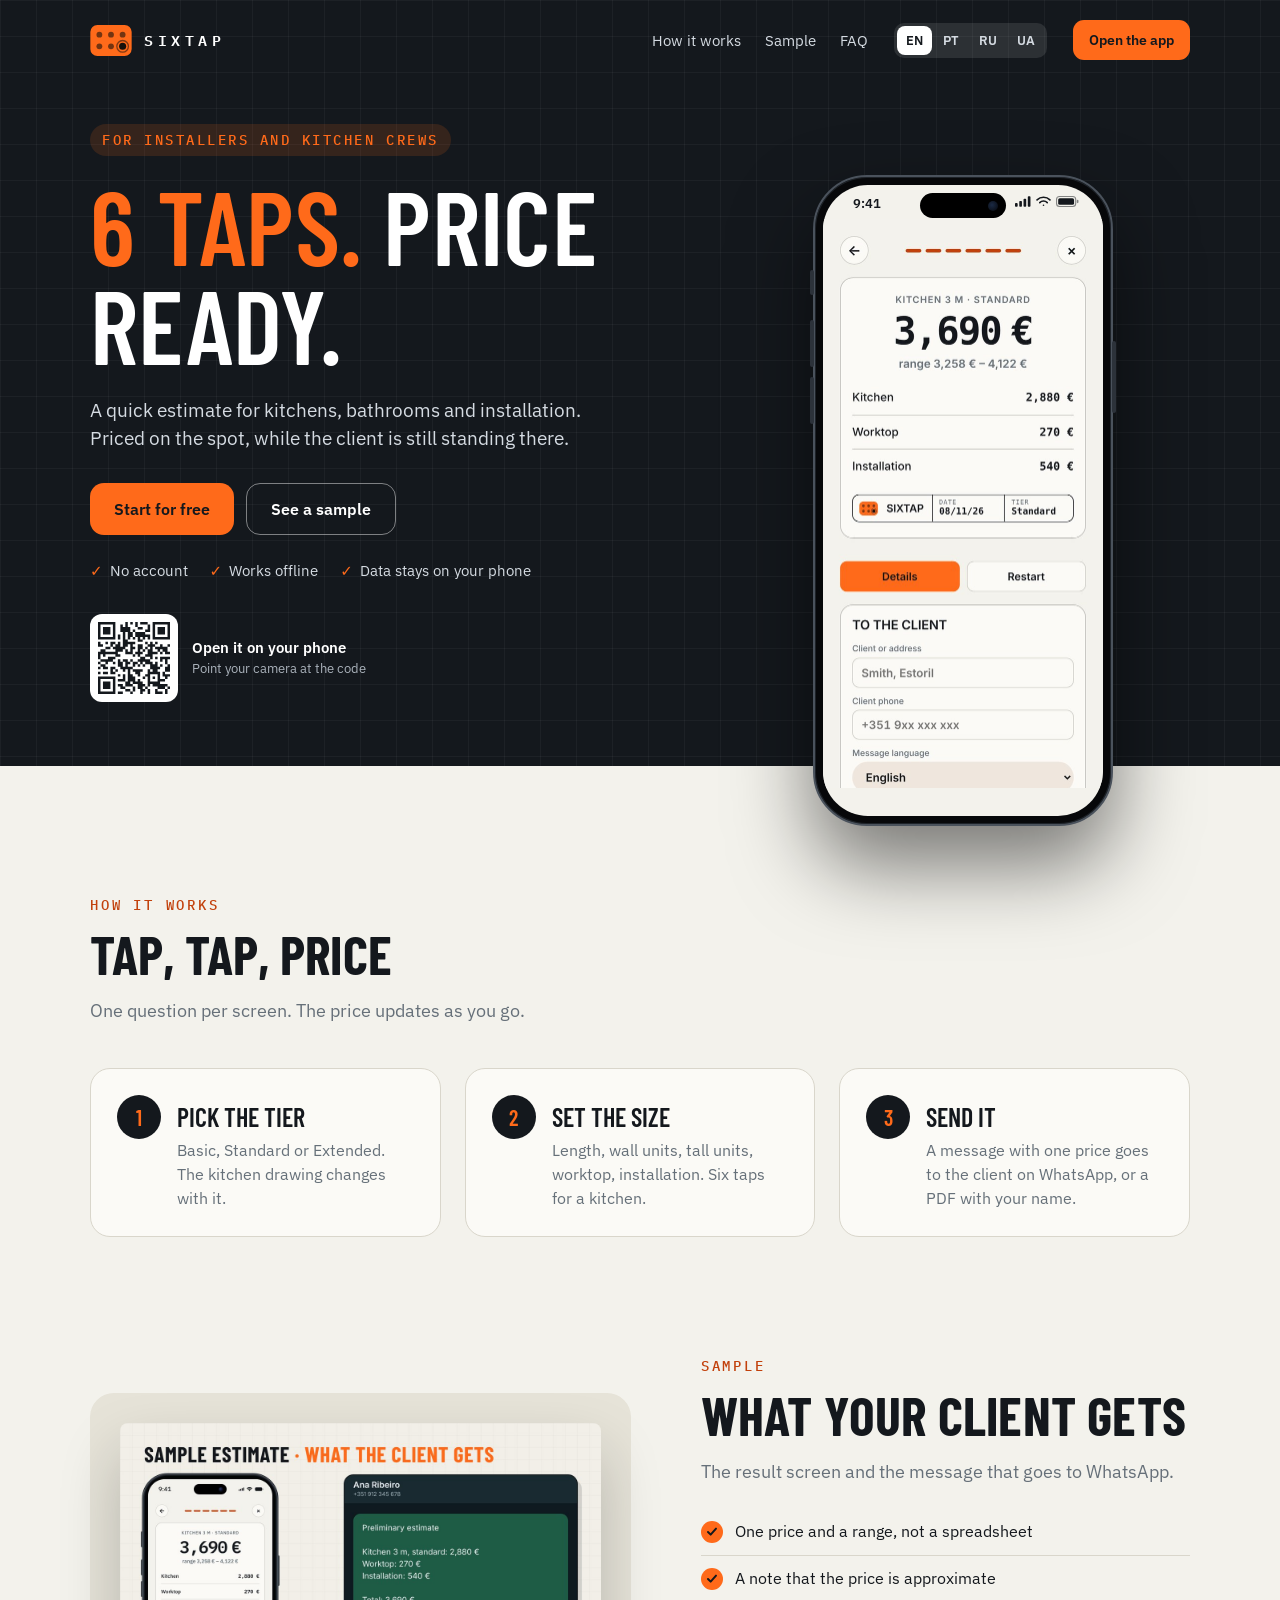
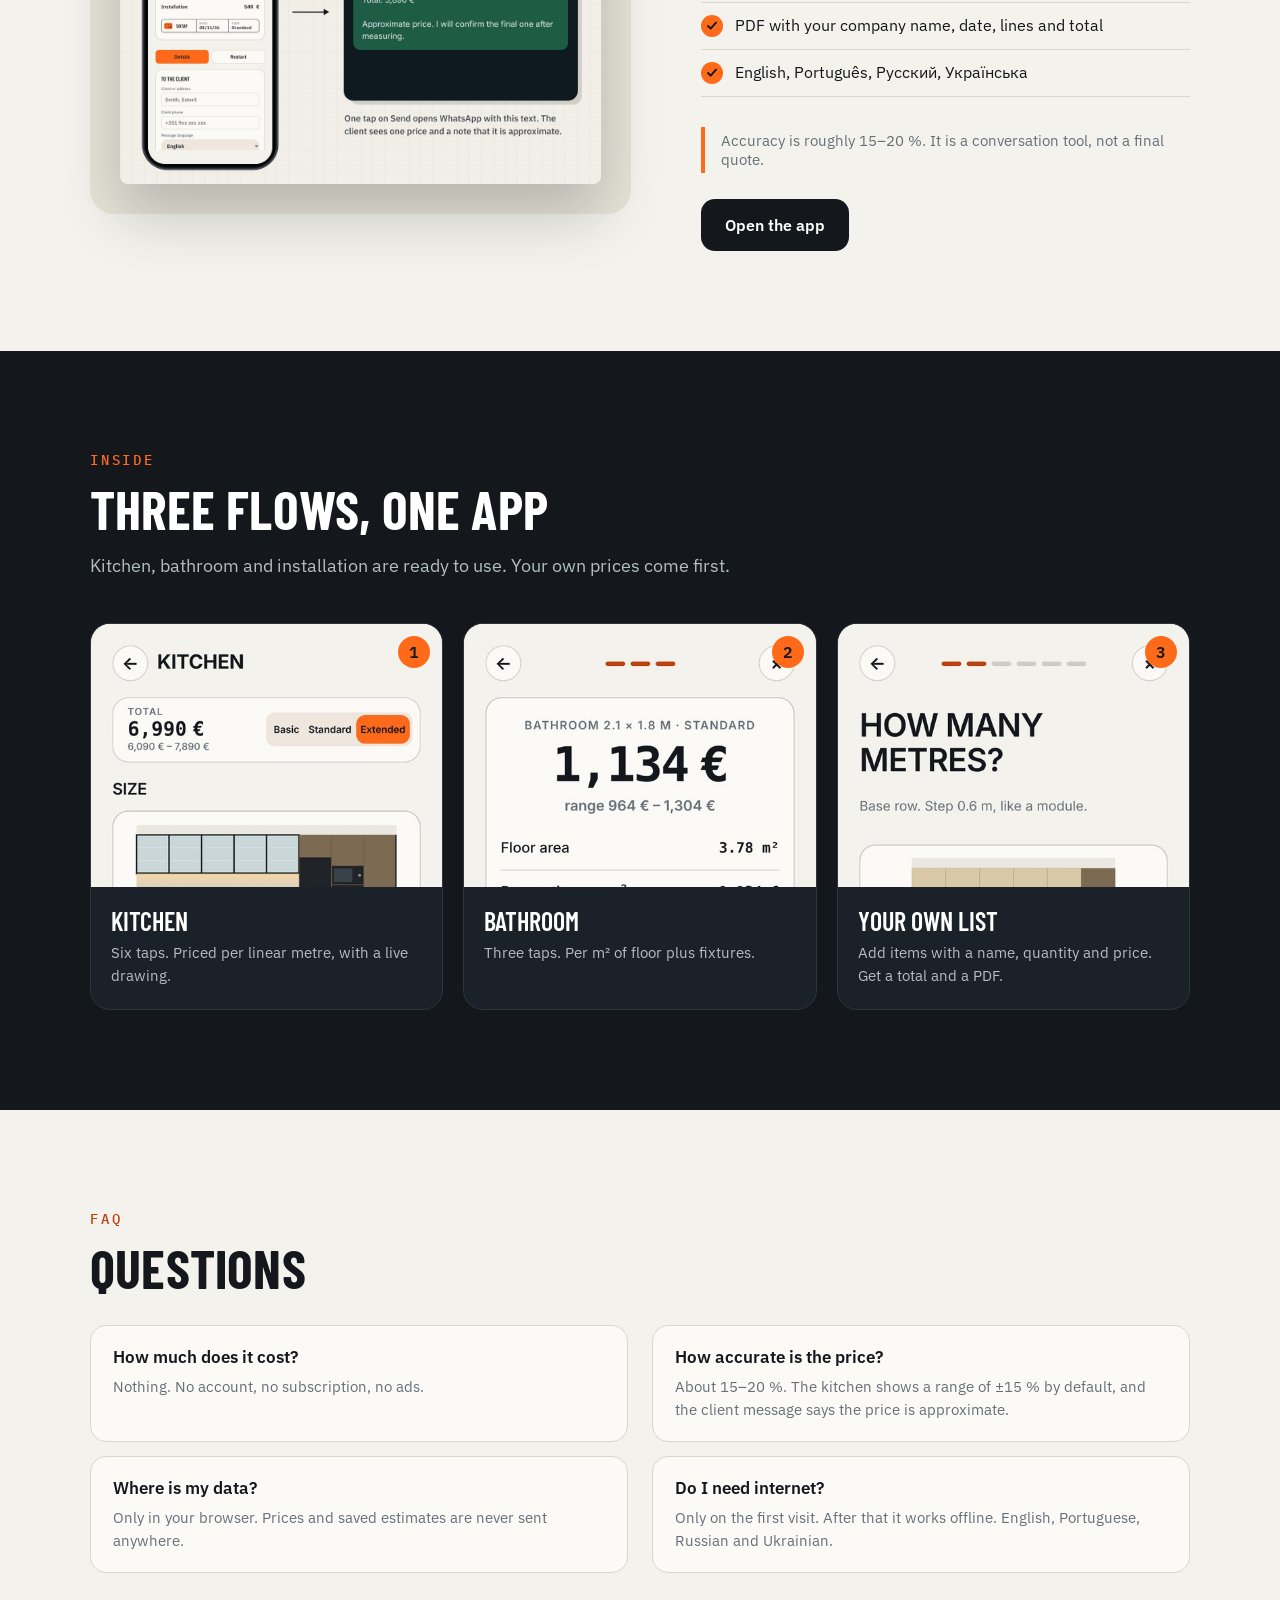
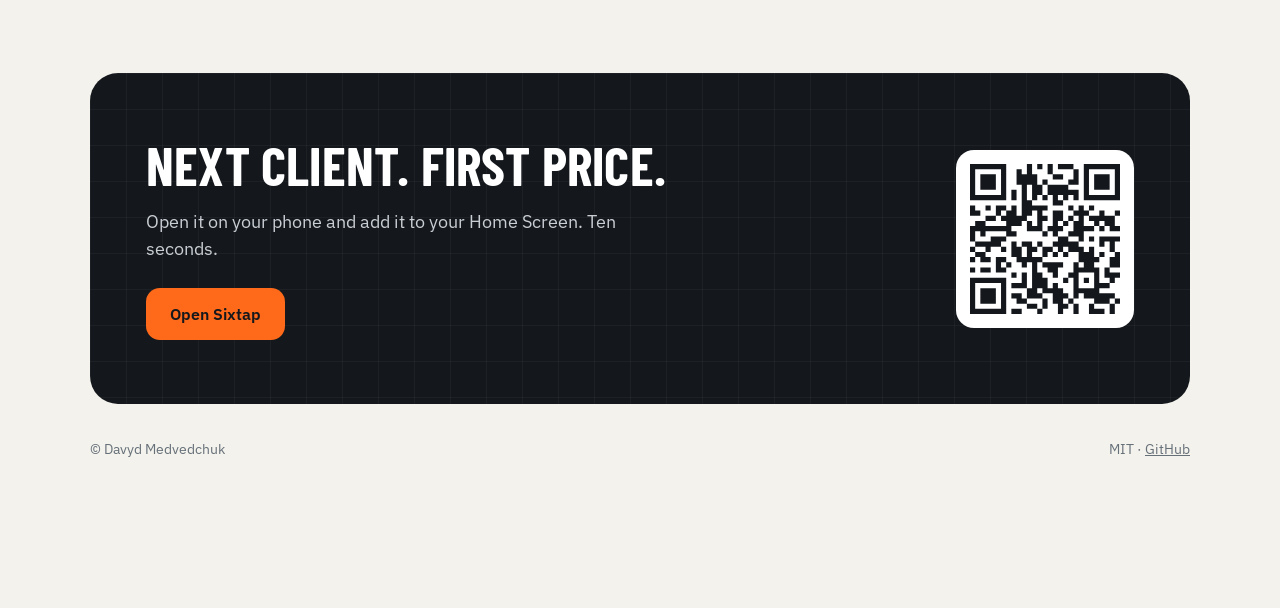
<file: about/index.html>
<!doctype html>
<html lang="en">
<head>
<meta charset="utf-8">
<meta name="viewport" content="width=device-width, initial-scale=1, viewport-fit=cover">
<meta name="theme-color" content="#14181d">
<title>Sixtap: 6 taps and the price is ready</title>
<meta name="description" content="A quick estimate for kitchens, bathrooms and installation. Priced on the spot, sent to the client on WhatsApp or as a PDF. Free, no account, works offline.">
<meta property="og:title" content="Sixtap: 6 taps and the price is ready">
<meta property="og:description" content="Quick estimates for kitchens, bathrooms and installation. Free, no account.">
<meta property="og:image" content="https://davydmedvedchuk.github.io/sixtap/about/img/social.jpg">
<link rel="icon" href="../assets/logo.svg" type="image/svg+xml">
<link rel="apple-touch-icon" href="../assets/apple-touch-icon.png">
<link rel="stylesheet" href="../assets/fonts.css">
<style>
:root{--deep:#14181d;--deep2:#1b2128;--orange:#ff6a1a;--bg:#f3f2ec;--card:#fbfaf6;--ink:#14181d;--muted:#667079;--line:#d9d6cb;--soft:#c9ced4;--gold:#c2410c}
*{box-sizing:border-box}
html{scroll-behavior:smooth}
body{margin:0;font-family:"IBM Plex Sans",-apple-system,system-ui,sans-serif;color:var(--ink);background:var(--bg);-webkit-text-size-adjust:100%}
a{color:inherit;text-decoration:none}
img{display:block;max-width:100%}
.c{max-width:1180px;margin:0 auto;padding:0 40px}
.btn{display:inline-flex;align-items:center;justify-content:center;gap:8px;height:52px;padding:0 24px;border-radius:14px;font-weight:600;font-size:16px;white-space:nowrap}
.btn.go{background:var(--orange);color:var(--ink)}
.btn.ghost{border:1.5px solid rgba(255,255,255,.45);color:#fff}
.btn.dark{background:var(--deep);color:#fff}
.btn.sm{height:40px;padding:0 16px;font-size:14px;border-radius:11px}
.kicker{font:500 14px "IBM Plex Mono",monospace;letter-spacing:.2em;text-transform:uppercase;color:var(--gold);margin-bottom:12px}
h1,h2,h3{margin:0;font-family:"Barlow Condensed","IBM Plex Sans",sans-serif;text-transform:uppercase}
h2{font-weight:700;font-size:54px;letter-spacing:.2px;line-height:1.02;margin-bottom:16px}
.sub{font-size:18px;color:var(--muted);margin:0 0 44px;max-width:640px;line-height:1.5}
section{padding:100px 0}

/* hero */
.hero{position:relative;color:#fff;background:var(--deep);background-image:linear-gradient(rgba(255,255,255,.04) 1px,transparent 1px),linear-gradient(90deg,rgba(255,255,255,.04) 1px,transparent 1px);background-size:36px 36px}
.hero>.c{position:relative}
nav{display:flex;align-items:center;gap:26px;padding:20px 0}
.brand{display:flex;align-items:center;gap:12px;font:600 15px "IBM Plex Mono",monospace;letter-spacing:.3em}
.brand img{width:42px;height:31px}
.links{display:flex;gap:24px;margin-left:auto;font-size:15px;color:#d5dbe2}
.links a:hover{color:#fff}
.lang{display:flex;gap:2px;background:rgba(255,255,255,.1);border-radius:10px;padding:3px}
.lang button{font:inherit;font-size:13px;font-weight:600;color:#d5dbe2;background:none;border:0;border-radius:8px;padding:6px 9px;cursor:pointer}
.lang button[aria-pressed=true]{background:#fff;color:var(--ink)}
.hero-grid{display:grid;grid-template-columns:1.15fr .85fr;gap:30px;align-items:end;padding:44px 0 0}
.eyebrow{display:inline-block;font:500 14px "IBM Plex Mono",monospace;letter-spacing:.18em;text-transform:uppercase;color:var(--orange);background:rgba(255,106,26,.14);padding:7px 12px;border-radius:999px;margin-bottom:20px}
h1{font-size:104px;line-height:.95;letter-spacing:.3px;margin-bottom:22px;font-weight:600}
h1 span{color:var(--orange)}
.lead{font-size:19px;line-height:1.5;color:#d5dbe2;margin:0 0 30px;max-width:520px}
.cta{display:flex;gap:12px;flex-wrap:wrap;margin-bottom:26px}
.ticks{display:flex;gap:10px 22px;flex-wrap:wrap;font-size:15px;color:#d5dbe2;margin-bottom:34px}
.ticks span::before{content:"✓";color:var(--orange);font-weight:800;margin-right:7px}
.qrline{display:flex;align-items:center;gap:14px;padding-bottom:64px}
.qrline .q{background:#fff;border-radius:12px;padding:8px}
.qrline img{width:72px;height:72px}
.qrline b{display:block;font-size:15px}
.qrline small{color:#aab2bb;font-size:13px}

/* the one iPhone */
.phone{width:300px;height:651px;margin:0 auto -60px;background:#07080a;border:2px solid #4a525c;border-radius:54px;padding:8px;box-shadow:0 40px 80px rgba(0,0,0,.5),inset 0 0 0 1px #1d2228;position:relative;z-index:2}
.screen{width:100%;height:100%;border-radius:45px;overflow:hidden;background:#f3f2ec;position:relative}
.screen img.app{position:absolute;left:0;top:34px;width:100%}
.isl{position:absolute;left:50%;top:8px;transform:translateX(-50%);width:86px;height:25px;border-radius:13px;background:#000;z-index:4}
.isl:after{content:"";position:absolute;right:8px;top:8px;width:10px;height:10px;border-radius:50%;background:radial-gradient(circle at 40% 40%,#1b2a44,#05070b)}
.sb{position:absolute;left:0;right:0;top:0;height:34px;z-index:3;color:#14181d;font:600 13px "IBM Plex Sans",sans-serif}
.sb b{position:absolute;left:30px;top:10px}
.sb span{position:absolute;right:24px;top:11px;display:flex;gap:5px;align-items:center}
.pb{position:absolute;width:4px;background:#2c323a;border-radius:2px}

/* how it works */
.steps{display:grid;grid-template-columns:repeat(3,1fr);gap:24px}
.step{display:flex;gap:16px;background:var(--card);border:1px solid var(--line);border-radius:20px;padding:26px}
.step .n{flex:0 0 44px;height:44px;border-radius:50%;background:var(--deep);color:var(--orange);font:600 22px "Barlow Condensed",sans-serif;display:flex;align-items:center;justify-content:center}
.step h3{margin:6px 0 6px;font-size:26px;font-weight:600}
.step p{margin:0;color:var(--muted);line-height:1.5}

/* sample */
.rg{display:grid;grid-template-columns:1.05fr .95fr;gap:70px;align-items:center}
.paper{background:#e6e3d8;border-radius:24px;padding:30px;display:flex;justify-content:center}
.paper img{width:100%;border-radius:8px;box-shadow:0 30px 60px rgba(20,24,29,.22)}
.list{list-style:none;padding:0;margin:0 0 30px}
.list li{display:flex;gap:12px;padding:12px 0;border-bottom:1px solid var(--line);font-size:16px}
.list li::before{content:"";flex:0 0 22px;height:22px;border-radius:50%;background:var(--orange) url("data:image/svg+xml,%3Csvg xmlns='http://www.w3.org/2000/svg' viewBox='0 0 24 24'%3E%3Cpath d='M6 12l4 4 8-9' fill='none' stroke='%2314181d' stroke-width='3' stroke-linecap='round' stroke-linejoin='round'/%3E%3C/svg%3E") center/16px no-repeat}
.note{border-left:4px solid var(--orange);padding:4px 0 4px 16px;color:var(--muted);font-size:15px;margin:0 0 26px}

/* three flows */
.shots{background:var(--deep);color:#fff}
.shots .kicker{color:var(--orange)}
.shots .sub{color:#b4bcc5}
.pg{display:grid;grid-template-columns:repeat(3,1fr);gap:20px}
.pc{background:var(--deep2);border:1px solid #2d353f;border-radius:20px;overflow:hidden}
.pc .im{position:relative;background:#f3f2ec}
.pc img{width:100%;aspect-ratio:4/3;object-fit:cover;object-position:top}
.pc .n{position:absolute;right:12px;top:12px;width:32px;height:32px;border-radius:50%;background:var(--orange);color:var(--ink);font-weight:700;display:flex;align-items:center;justify-content:center}
.pc .t{padding:18px 20px 22px}
.pc h3{font-size:26px;font-weight:600;margin-bottom:6px}
.pc p{margin:0;color:#b4bcc5;line-height:1.5;font-size:15px}

/* faq */
.faq{display:grid;grid-template-columns:1fr 1fr;gap:14px 24px}
.qa{background:var(--card);border:1px solid var(--line);border-radius:16px;padding:20px 22px}
.qa b{display:block;font-size:17px;margin-bottom:8px}
.qa p{margin:0;color:var(--muted);font-size:15px;line-height:1.5}

/* final */
.final{border-radius:28px;color:#fff;background:var(--deep);background-image:linear-gradient(rgba(255,255,255,.04) 1px,transparent 1px),linear-gradient(90deg,rgba(255,255,255,.04) 1px,transparent 1px);background-size:36px 36px}
.final .in{display:grid;grid-template-columns:1fr auto;gap:40px;align-items:center;padding:64px 56px}
.final h2{color:#fff}
.final p{color:#c9ced4;font-size:18px;line-height:1.5;margin:0 0 26px;max-width:520px}
.qb{background:#fff;border-radius:18px;padding:14px}
.qb img{width:150px;height:150px}
footer{padding:36px 0 50px;color:var(--muted);font-size:14px;display:flex;justify-content:space-between;gap:16px;flex-wrap:wrap}
footer a{text-decoration:underline}

@media (max-width:900px){
  .c{padding:0 18px}
  .links,nav .btn{display:none}
  .lang{margin-left:auto}
  .hero-grid{grid-template-columns:1fr;padding-top:14px;gap:10px}
  h1{font-size:64px}
  .lead{font-size:17px}
  .cta .btn{flex:1;padding:0 12px}
  .qrline{display:none}
  .phone{transform:scale(.86);transform-origin:top center;margin-bottom:-110px}
  section{padding:64px 0}
  h2{font-size:40px}
  .sub{font-size:16px;margin-bottom:28px}
  .steps,.pg,.faq,.rg{grid-template-columns:1fr;gap:14px}
  .rg{gap:34px}
  .final .in{grid-template-columns:1fr;padding:38px 24px}
  .qb{display:none}
}
</style>
</head>
<body>
<header class="hero"><div class="c">
  <nav>
    <a class="brand" href="#top"><img src="../assets/logo.svg" alt="">SIXTAP</a>
    <div class="links"><a href="#how" data-t="nHow"></a><a href="#sample" data-t="nSample"></a><a href="#faq">FAQ</a></div>
    <div class="lang" role="group" aria-label="Language"><button data-l="en">EN</button><button data-l="pt">PT</button><button data-l="ru">RU</button><button data-l="ua">UA</button></div>
    <a class="btn go sm" href="../" data-t="open"></a>
  </nav>
  <div class="hero-grid" id="top">
    <div>
      <span class="eyebrow" data-t="eyebrow"></span>
      <h1><span data-t="h1a"></span> <span style="color:#fff" data-t="h1b"></span></h1>
      <p class="lead" data-t="lead"></p>
      <div class="cta"><a class="btn go" href="../" data-t="start"></a><a class="btn ghost" href="#sample" data-t="seeSample"></a></div>
      <div class="ticks"><span data-t="t1"></span><span data-t="t2"></span><span data-t="t3"></span></div>
      <div class="qrline"><div class="q"><img src="img/qr.svg" alt=""></div><div><b data-t="qrTitle"></b><small data-t="qrSub"></small></div></div>
    </div>
    <div>
      <div class="phone" aria-hidden="true">
        <i class="pb" style="left:-5px;top:93px;height:25px"></i><i class="pb" style="left:-5px;top:143px;height:47px"></i><i class="pb" style="left:-5px;top:200px;height:47px"></i><i class="pb" style="right:-5px;top:164px;height:72px"></i>
        <div class="screen"><div class="isl"></div>
          <div class="sb"><b>9:41</b><span><svg width="16" height="11" viewBox="0 0 30 20" fill="#14181d"><rect x="0" y="13" width="5" height="7" rx="1.5"/><rect x="8" y="9" width="5" height="11" rx="1.5"/><rect x="16" y="5" width="5" height="15" rx="1.5"/><rect x="24" y="0" width="5" height="20" rx="1.5"/></svg><svg width="15" height="11" viewBox="0 0 28 20" fill="none" stroke="#14181d" stroke-width="3" stroke-linecap="round"><path d="M2 7a17 17 0 0 1 24 0"/><path d="M7 12a10 10 0 0 1 14 0"/><circle cx="14" cy="17" r="1.5" fill="#14181d" stroke="none"/></svg><svg width="23" height="11" viewBox="0 0 42 20"><rect x="1" y="1" width="35" height="18" rx="5.5" fill="none" stroke="#14181d" stroke-opacity=".5" stroke-width="2"/><rect x="4" y="4" width="29" height="12" rx="3" fill="#14181d"/><rect x="38" y="7" width="3" height="6" rx="1.5" fill="#14181d" fill-opacity=".5"/></svg></span></div>
          <img class="app" src="img/result.jpg" alt="">
        </div>
      </div>
    </div>
  </div>
</div></header>

<section id="how" style="padding-top:130px"><div class="c">
  <div class="kicker" data-t="howK"></div>
  <h2 data-t="howH"></h2>
  <p class="sub" data-t="howSub"></p>
  <div class="steps">
    <div class="step"><div class="n">1</div><div><h3 data-t="s1h"></h3><p data-t="s1p"></p></div></div>
    <div class="step"><div class="n">2</div><div><h3 data-t="s2h"></h3><p data-t="s2p"></p></div></div>
    <div class="step"><div class="n">3</div><div><h3 data-t="s3h"></h3><p data-t="s3p"></p></div></div>
  </div>
</div></section>

<section id="sample" style="padding-top:20px"><div class="c rg">
  <div class="paper"><img src="img/sample.jpg" alt="" loading="lazy"></div>
  <div>
    <div class="kicker" data-t="repK"></div>
    <h2 data-t="repH"></h2>
    <p class="sub" style="margin-bottom:24px" data-t="repSub"></p>
    <ul class="list"><li data-t="r1"></li><li data-t="r2"></li><li data-t="r3"></li><li>English, Português, Русский, Українська</li></ul>
    <p class="note" data-t="acc"></p>
    <a class="btn dark" href="../" data-t="open"></a>
  </div>
</div></section>

<section class="shots"><div class="c">
  <div class="kicker" data-t="flK"></div>
  <h2 data-t="flH"></h2>
  <p class="sub" data-t="flSub"></p>
  <div class="pg">
    <div class="pc"><div class="im"><img src="img/kitchen.jpg" alt="" loading="lazy"><span class="n">1</span></div><div class="t"><h3 data-t="p1h"></h3><p data-t="p1p"></p></div></div>
    <div class="pc"><div class="im"><img src="img/bathroom.jpg" alt="" loading="lazy"><span class="n">2</span></div><div class="t"><h3 data-t="p2h"></h3><p data-t="p2p"></p></div></div>
    <div class="pc"><div class="im"><img src="img/length.jpg" alt="" loading="lazy"><span class="n">3</span></div><div class="t"><h3 data-t="p3h"></h3><p data-t="p3p"></p></div></div>
  </div>
</div></section>

<section id="faq"><div class="c">
  <div class="kicker">FAQ</div>
  <h2 style="margin-bottom:30px" data-t="faqH"></h2>
  <div class="faq">
    <div class="qa"><b data-t="q1"></b><p data-t="a1"></p></div>
    <div class="qa"><b data-t="q2"></b><p data-t="a2"></p></div>
    <div class="qa"><b data-t="q3"></b><p data-t="a3"></p></div>
    <div class="qa"><b data-t="q4"></b><p data-t="a4"></p></div>
  </div>
</div></section>

<section style="padding-top:0"><div class="c">
  <div class="final"><div class="in">
    <div><h2 data-t="finH"></h2><p data-t="finP"></p><a class="btn go" href="../" data-t="finBtn"></a></div>
    <div class="qb"><img src="img/qr.svg" alt=""></div>
  </div></div>
  <footer><span data-t="foot1"></span><span><span data-t="foot2"></span> · <a href="https://github.com/davydmedvedchuk/sixtap">GitHub</a></span></footer>
</div></section>

<script>
const T={
en:{nHow:'How it works',nSample:'Sample',open:'Open the app',eyebrow:'For installers and kitchen crews',h1a:'6 taps.',h1b:'Price ready.',lead:'A quick estimate for kitchens, bathrooms and installation. Priced on the spot, while the client is still standing there.',start:'Start for free',seeSample:'See a sample',t1:'No account',t2:'Works offline',t3:'Data stays on your phone',qrTitle:'Open it on your phone',qrSub:'Point your camera at the code',
howK:'How it works',howH:'Tap, tap, price',howSub:'One question per screen. The price updates as you go.',
s1h:'Pick the tier',s1p:'Basic, Standard or Extended. The kitchen drawing changes with it.',s2h:'Set the size',s2p:'Length, wall units, tall units, worktop, installation. Six taps for a kitchen.',s3h:'Send it',s3p:'A message with one price goes to the client on WhatsApp, or a PDF with your name.',
repK:'Sample',repH:'What your client gets',repSub:'The result screen and the message that goes to WhatsApp.',r1:'One price and a range, not a spreadsheet',r2:'A note that the price is approximate',r3:'PDF with your company name, date, lines and total',acc:'Accuracy is roughly 15–20 %. It is a conversation tool, not a final quote.',
flK:'Inside',flH:'Three flows, one app',flSub:'Kitchen, bathroom and installation are ready to use. Your own prices come first.',p1h:'Kitchen',p1p:'Six taps. Priced per linear metre, with a live drawing.',p2h:'Bathroom',p2p:'Three taps. Per m² of floor plus fixtures.',p3h:'Your own list',p3p:'Add items with a name, quantity and price. Get a total and a PDF.',
faqH:'Questions',q1:'How much does it cost?',a1:'Nothing. No account, no subscription, no ads.',q2:'How accurate is the price?',a2:'About 15–20 %. The kitchen shows a range of ±15 % by default, and the client message says the price is approximate.',q3:'Where is my data?',a3:'Only in your browser. Prices and saved estimates are never sent anywhere.',q4:'Do I need internet?',a4:'Only on the first visit. After that it works offline. English, Portuguese, Russian and Ukrainian.',
finH:'Next client. First price.',finP:'Open it on your phone and add it to your Home Screen. Ten seconds.',finBtn:'Open Sixtap',foot1:'© Davyd Medvedchuk',foot2:'MIT'},
pt:{nHow:'Como funciona',nSample:'Exemplo',open:'Abrir a app',eyebrow:'Para instaladores e equipas de cozinhas',h1a:'6 toques.',h1b:'Preço pronto.',lead:'Um orçamento rápido para cozinhas, casas de banho e instalação. Com preço na hora, enquanto o cliente ainda está ao seu lado.',start:'Começar grátis',seeSample:'Ver exemplo',t1:'Sem conta',t2:'Funciona offline',t3:'Os dados ficam no telemóvel',qrTitle:'Abra no telemóvel',qrSub:'Aponte a câmara ao código',
howK:'Como funciona',howH:'Toque, toque, preço',howSub:'Uma pergunta por ecrã. O preço atualiza-se ao longo do caminho.',
s1h:'Escolha a gama',s1p:'Básica, Standard ou Extended. O desenho da cozinha muda com ela.',s2h:'Defina o tamanho',s2p:'Comprimento, armários, colunas, bancada, instalação. Seis toques para uma cozinha.',s3h:'Envie',s3p:'Uma mensagem com um preço vai para o cliente no WhatsApp, ou um PDF com o seu nome.',
repK:'Exemplo',repH:'O que o cliente recebe',repSub:'O ecrã de resultado e a mensagem que vai para o WhatsApp.',r1:'Um preço e um intervalo, sem folha de cálculo',r2:'Uma nota de que o preço é aproximado',r3:'PDF com o nome da empresa, data, linhas e total',acc:'A precisão é de cerca de 15–20 %. É uma ferramenta de conversa, não um orçamento final.',
flK:'Por dentro',flH:'Três fluxos, uma app',flSub:'Cozinha, casa de banho e instalação prontas a usar. Primeiro os seus preços.',p1h:'Cozinha',p1p:'Seis toques. Preço por metro linear, com desenho em tempo real.',p2h:'Casa de banho',p2p:'Três toques. Por m² de piso mais equipamentos.',p3h:'A sua lista',p3p:'Adicione itens com nome, quantidade e preço. Obtenha o total e um PDF.',
faqH:'Perguntas',q1:'Quanto custa?',a1:'Nada. Sem conta, sem subscrição, sem anúncios.',q2:'Quão preciso é o preço?',a2:'Cerca de 15–20 %. A cozinha mostra por defeito um intervalo de ±15 % e a mensagem ao cliente diz que o preço é aproximado.',q3:'Onde ficam os meus dados?',a3:'Só no seu navegador. Preços e orçamentos guardados nunca são enviados para lado nenhum.',q4:'Preciso de internet?',a4:'Só na primeira visita. Depois funciona offline. Inglês, português, russo e ucraniano.',
finH:'Próximo cliente. Primeiro preço.',finP:'Abra no telemóvel e adicione ao ecrã principal. Dez segundos.',finBtn:'Abrir Sixtap',foot1:'© Davyd Medvedchuk',foot2:'MIT'},
ru:{nHow:'Как это работает',nSample:'Пример',open:'Открыть приложение',eyebrow:'Для монтажников и кухонных бригад',h1a:'6 нажатий.',h1b:'Цена готова.',lead:'Быстрая смета для кухонь, санузлов и монтажа. Цена на месте, пока клиент ещё стоит рядом.',start:'Начать бесплатно',seeSample:'Смотреть пример',t1:'Без аккаунта',t2:'Работает офлайн',t3:'Данные остаются на телефоне',qrTitle:'Открой на телефоне',qrSub:'Наведи камеру на код',
howK:'Как это работает',howH:'Нажал, нажал, цена',howSub:'Один вопрос на экран. Цена обновляется по ходу.',
s1h:'Выбери уровень',s1p:'Базовый, Стандарт или Расширенный. Рисунок кухни меняется вместе с ним.',s2h:'Задай размер',s2p:'Длина, верхние шкафы, колонны, столешница, монтаж. Шесть нажатий на кухню.',s3h:'Отправь',s3p:'Сообщение с одной ценой уходит клиенту в WhatsApp, или PDF с твоим названием.',
repK:'Пример',repH:'Что получает клиент',repSub:'Экран результата и сообщение, которое уходит в WhatsApp.',r1:'Одна цена и вилка, без таблицы',r2:'Пометка, что цена примерная',r3:'PDF с названием фирмы, датой, строками и итогом',acc:'Точность примерно 15–20 %. Это инструмент для разговора, не окончательное КП.',
flK:'Внутри',flH:'Три сценария, одно приложение',flSub:'Кухня, санузел и монтаж готовы к работе. Сначала твои цены.',p1h:'Кухня',p1p:'Шесть нажатий. Цена за погонный метр, рисунок меняется сразу.',p2h:'Санузел',p2p:'Три нажатия. За м² пола плюс сантехника.',p3h:'Свой список',p3p:'Добавляй позиции: название, количество, цена. Получай итог и PDF.',
faqH:'Вопросы',q1:'Сколько это стоит?',a1:'Ничего. Без аккаунта, подписки и рекламы.',q2:'Насколько точна цена?',a2:'Примерно 15–20 %. Для кухни по умолчанию показана вилка ±15 %, а в сообщении клиенту написано, что цена примерная.',q3:'Где мои данные?',a3:'Только в твоём браузере. Цены и сохранённые сметы никуда не отправляются.',q4:'Нужен ли интернет?',a4:'Только при первом визите. Дальше работает офлайн. Английский, португальский, русский и украинский.',
finH:'Следующий клиент. Первая цена.',finP:'Открой на телефоне и добавь на главный экран. Десять секунд.',finBtn:'Открыть Sixtap',foot1:'© Давид Медведчук',foot2:'MIT'},
ua:{nHow:'Як це працює',nSample:'Приклад',open:'Відкрити застосунок',eyebrow:'Для монтажників і кухонних бригад',h1a:'6 натискань.',h1b:'Ціна готова.',lead:'Швидкий кошторис для кухонь, санвузлів і монтажу. Ціна на місці, поки клієнт ще стоїть поруч.',start:'Почати безкоштовно',seeSample:'Дивитись приклад',t1:'Без акаунта',t2:'Працює офлайн',t3:'Дані лишаються на телефоні',qrTitle:'Відкрий на телефоні',qrSub:'Наведи камеру на код',
howK:'Як це працює',howH:'Натиснув, натиснув, ціна',howSub:'Одне питання на екран. Ціна оновлюється по ходу.',
s1h:'Обери рівень',s1p:'Базовий, Стандарт або Розширений. Малюнок кухні змінюється разом з ним.',s2h:'Задай розмір',s2p:'Довжина, верхні шафи, колони, стільниця, монтаж. Шість натискань на кухню.',s3h:'Надішли',s3p:'Повідомлення з однією ціною йде клієнту у WhatsApp, або PDF з твоєю назвою.',
repK:'Приклад',repH:'Що отримує клієнт',repSub:'Екран результату і повідомлення, що йде у WhatsApp.',r1:'Одна ціна і вилка, без таблиці',r2:'Примітка, що ціна приблизна',r3:'PDF з назвою фірми, датою, рядками і підсумком',acc:'Точність приблизно 15–20 %. Це інструмент для розмови, не остаточна пропозиція.',
flK:'Всередині',flH:'Три сценарії, один застосунок',flSub:'Кухня, санвузол і монтаж готові до роботи. Спочатку твої ціни.',p1h:'Кухня',p1p:'Шість натискань. Ціна за погонний метр, малюнок змінюється одразу.',p2h:'Санвузол',p2p:'Три натискання. За м² підлоги плюс сантехніка.',p3h:'Власний список',p3p:'Додавай позиції: назва, кількість, ціна. Отримуй підсумок і PDF.',
faqH:'Питання',q1:'Скільки це коштує?',a1:'Нічого. Без акаунта, підписки та реклами.',q2:'Наскільки точна ціна?',a2:'Приблизно 15–20 %. Для кухні за замовчуванням показана вилка ±15 %, а в повідомленні клієнту написано, що ціна приблизна.',q3:'Де мої дані?',a3:'Лише у твоєму браузері. Ціни та збережені кошториси нікуди не надсилаються.',q4:'Чи потрібен інтернет?',a4:'Лише при першому візиті. Далі працює офлайн. Англійська, португальська, російська та українська.',
finH:'Наступний клієнт. Перша ціна.',finP:'Відкрий на телефоні й додай на головний екран. Десять секунд.',finBtn:'Відкрити Sixtap',foot1:'© Давид Медведчук',foot2:'MIT'}
};
const HL={en:'en',pt:'pt',ru:'ru',ua:'uk'};
function setLang(l){
  document.documentElement.lang=HL[l];
  document.querySelectorAll('[data-t]').forEach(e=>{const v=T[l][e.dataset.t];if(v!=null)e.textContent=v});
  document.querySelectorAll('.lang button').forEach(b=>b.setAttribute('aria-pressed',b.dataset.l===l));
  try{localStorage.setItem('sixtap-about-lang',l)}catch(e){}
}
let l='en';
try{l=localStorage.getItem('sixtap-about-lang')||''}catch(e){}
if(!T[l]){const n=(navigator.language||'en').slice(0,2).toLowerCase();l=n==='pt'?'pt':n==='ru'?'ru':n==='uk'?'ua':'en'}
document.querySelectorAll('.lang button').forEach(b=>b.addEventListener('click',()=>setLang(b.dataset.l)));
setLang(l);
</script>
</body>
</html>
</file>
<file: assets/fonts.css>
/* Barlow Condensed, IBM Plex Sans, IBM Plex Mono (SIL Open Font License), self-hosted so the app works offline */
@font-face{font-family:'Barlow Condensed';font-style:normal;font-weight:500;font-display:swap;src:url(fonts/barlow-condensed-latin-500-normal.woff2) format('woff2');unicode-range:U+0000-00FF,U+0131,U+0152-0153,U+02BB-02BC,U+02C6,U+02DA,U+02DC,U+0304,U+0308,U+0329,U+2000-206F,U+20AC,U+2122,U+2191,U+2193,U+2212,U+2215,U+FEFF,U+FFFD;}
@font-face{font-family:'Barlow Condensed';font-style:normal;font-weight:600;font-display:swap;src:url(fonts/barlow-condensed-latin-600-normal.woff2) format('woff2');unicode-range:U+0000-00FF,U+0131,U+0152-0153,U+02BB-02BC,U+02C6,U+02DA,U+02DC,U+0304,U+0308,U+0329,U+2000-206F,U+20AC,U+2122,U+2191,U+2193,U+2212,U+2215,U+FEFF,U+FFFD;}
@font-face{font-family:'Barlow Condensed';font-style:normal;font-weight:700;font-display:swap;src:url(fonts/barlow-condensed-latin-700-normal.woff2) format('woff2');unicode-range:U+0000-00FF,U+0131,U+0152-0153,U+02BB-02BC,U+02C6,U+02DA,U+02DC,U+0304,U+0308,U+0329,U+2000-206F,U+20AC,U+2122,U+2191,U+2193,U+2212,U+2215,U+FEFF,U+FFFD;}
@font-face{font-family:'IBM Plex Sans';font-style:normal;font-weight:400;font-display:swap;src:url(fonts/ibm-plex-sans-latin-400-normal.woff2) format('woff2');unicode-range:U+0000-00FF,U+0131,U+0152-0153,U+02BB-02BC,U+02C6,U+02DA,U+02DC,U+0304,U+0308,U+0329,U+2000-206F,U+20AC,U+2122,U+2191,U+2193,U+2212,U+2215,U+FEFF,U+FFFD;}
@font-face{font-family:'IBM Plex Sans';font-style:normal;font-weight:400;font-display:swap;src:url(fonts/ibm-plex-sans-cyrillic-400-normal.woff2) format('woff2');unicode-range:U+0301,U+0400-045F,U+0490-0491,U+04B0-04B1,U+2116;}
@font-face{font-family:'IBM Plex Sans';font-style:normal;font-weight:500;font-display:swap;src:url(fonts/ibm-plex-sans-latin-500-normal.woff2) format('woff2');unicode-range:U+0000-00FF,U+0131,U+0152-0153,U+02BB-02BC,U+02C6,U+02DA,U+02DC,U+0304,U+0308,U+0329,U+2000-206F,U+20AC,U+2122,U+2191,U+2193,U+2212,U+2215,U+FEFF,U+FFFD;}
@font-face{font-family:'IBM Plex Sans';font-style:normal;font-weight:500;font-display:swap;src:url(fonts/ibm-plex-sans-cyrillic-500-normal.woff2) format('woff2');unicode-range:U+0301,U+0400-045F,U+0490-0491,U+04B0-04B1,U+2116;}
@font-face{font-family:'IBM Plex Sans';font-style:normal;font-weight:600;font-display:swap;src:url(fonts/ibm-plex-sans-latin-600-normal.woff2) format('woff2');unicode-range:U+0000-00FF,U+0131,U+0152-0153,U+02BB-02BC,U+02C6,U+02DA,U+02DC,U+0304,U+0308,U+0329,U+2000-206F,U+20AC,U+2122,U+2191,U+2193,U+2212,U+2215,U+FEFF,U+FFFD;}
@font-face{font-family:'IBM Plex Sans';font-style:normal;font-weight:600;font-display:swap;src:url(fonts/ibm-plex-sans-cyrillic-600-normal.woff2) format('woff2');unicode-range:U+0301,U+0400-045F,U+0490-0491,U+04B0-04B1,U+2116;}
@font-face{font-family:'IBM Plex Mono';font-style:normal;font-weight:500;font-display:swap;src:url(fonts/ibm-plex-mono-latin-500-normal.woff2) format('woff2');unicode-range:U+0000-00FF,U+0131,U+0152-0153,U+02BB-02BC,U+02C6,U+02DA,U+02DC,U+0304,U+0308,U+0329,U+2000-206F,U+20AC,U+2122,U+2191,U+2193,U+2212,U+2215,U+FEFF,U+FFFD;}
@font-face{font-family:'IBM Plex Mono';font-style:normal;font-weight:500;font-display:swap;src:url(fonts/ibm-plex-mono-cyrillic-500-normal.woff2) format('woff2');unicode-range:U+0301,U+0400-045F,U+0490-0491,U+04B0-04B1,U+2116;}
@font-face{font-family:'IBM Plex Mono';font-style:normal;font-weight:600;font-display:swap;src:url(fonts/ibm-plex-mono-latin-600-normal.woff2) format('woff2');unicode-range:U+0000-00FF,U+0131,U+0152-0153,U+02BB-02BC,U+02C6,U+02DA,U+02DC,U+0304,U+0308,U+0329,U+2000-206F,U+20AC,U+2122,U+2191,U+2193,U+2212,U+2215,U+FEFF,U+FFFD;}
@font-face{font-family:'IBM Plex Mono';font-style:normal;font-weight:600;font-display:swap;src:url(fonts/ibm-plex-mono-cyrillic-600-normal.woff2) format('woff2');unicode-range:U+0301,U+0400-045F,U+0490-0491,U+04B0-04B1,U+2116;}
</file>
